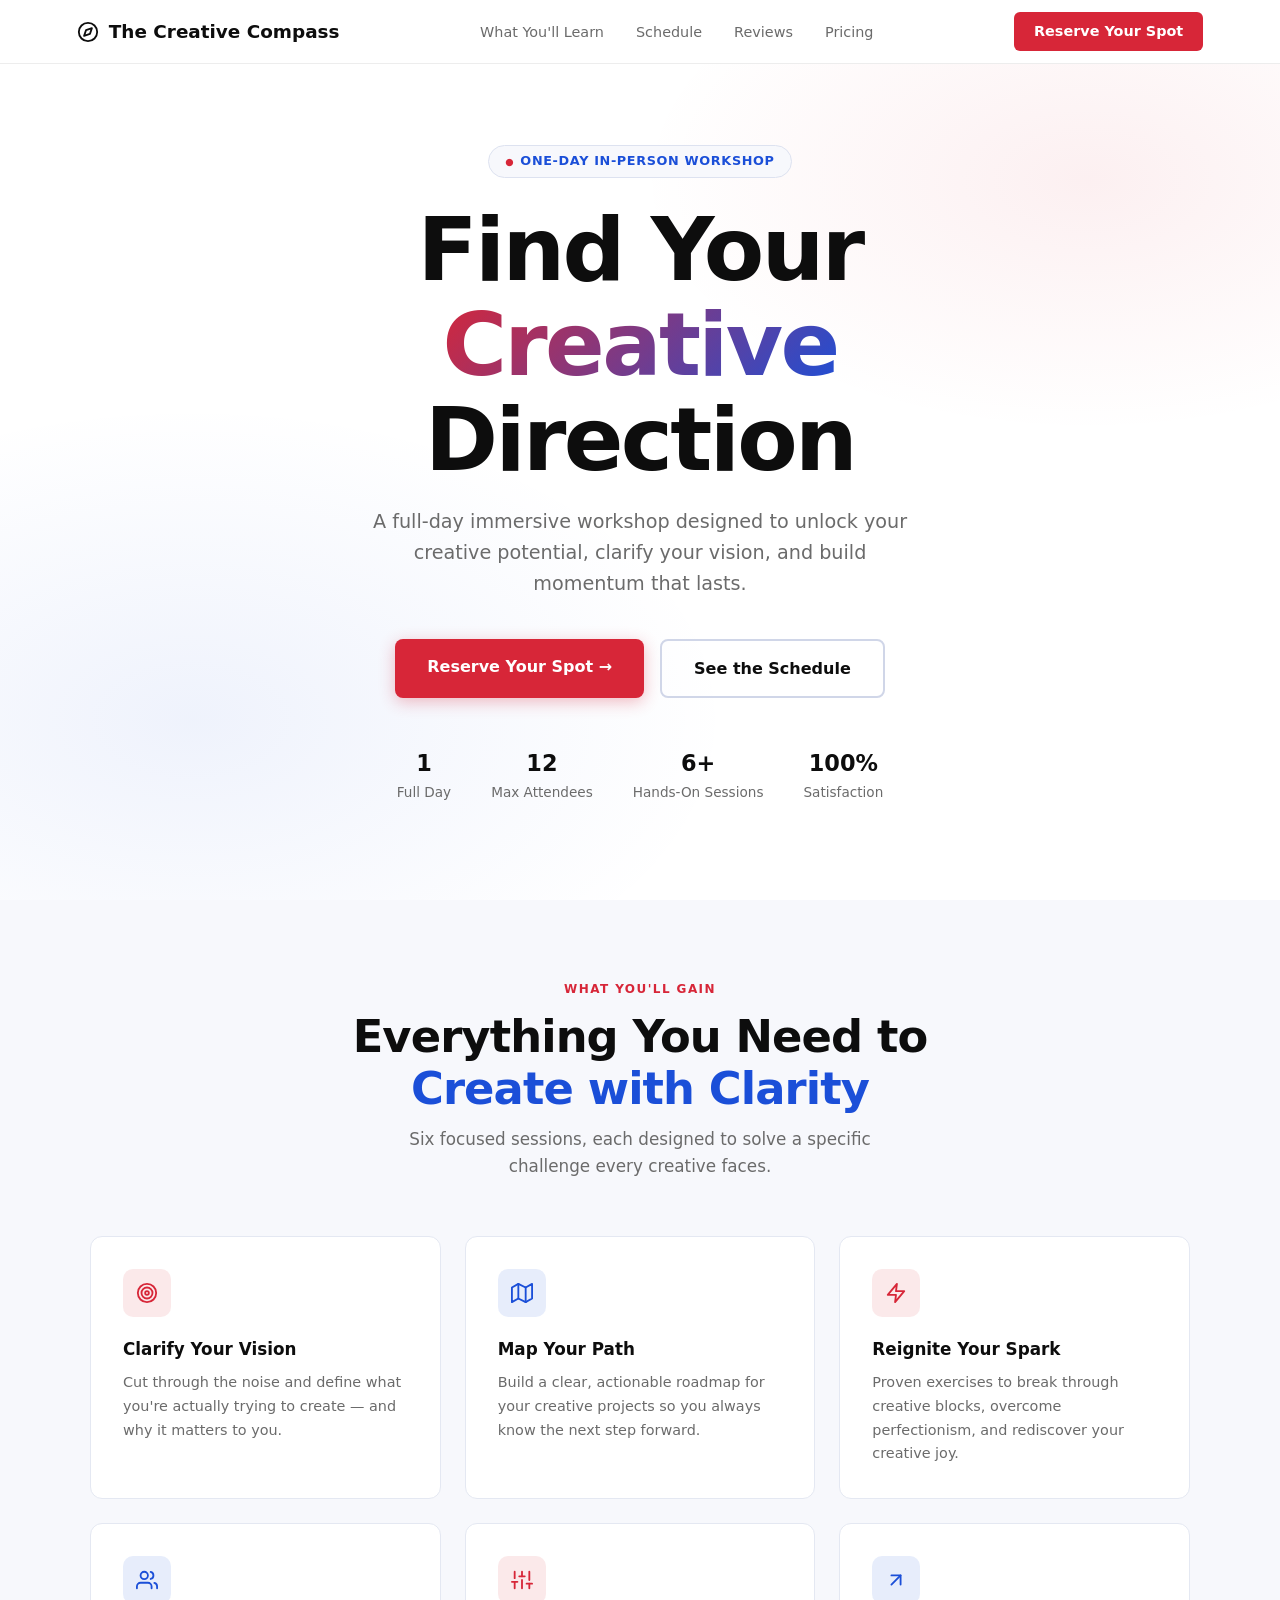
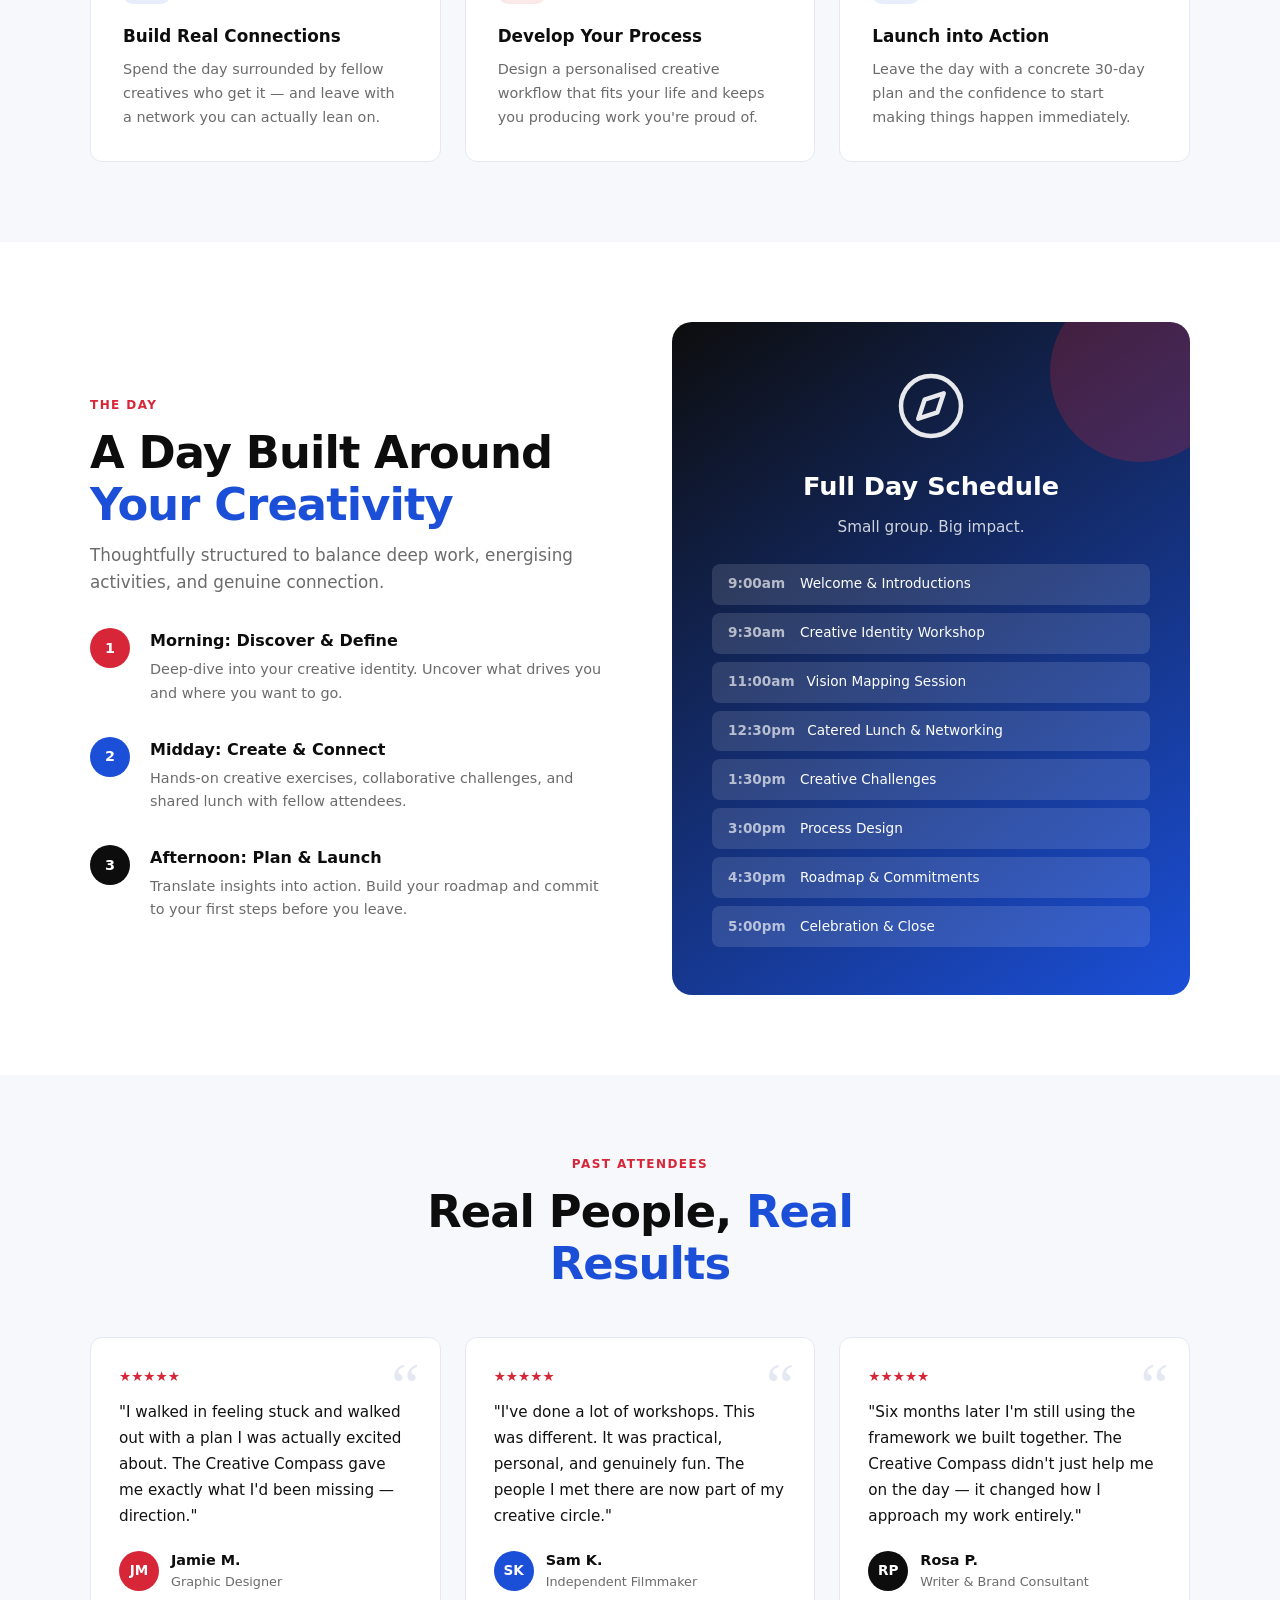
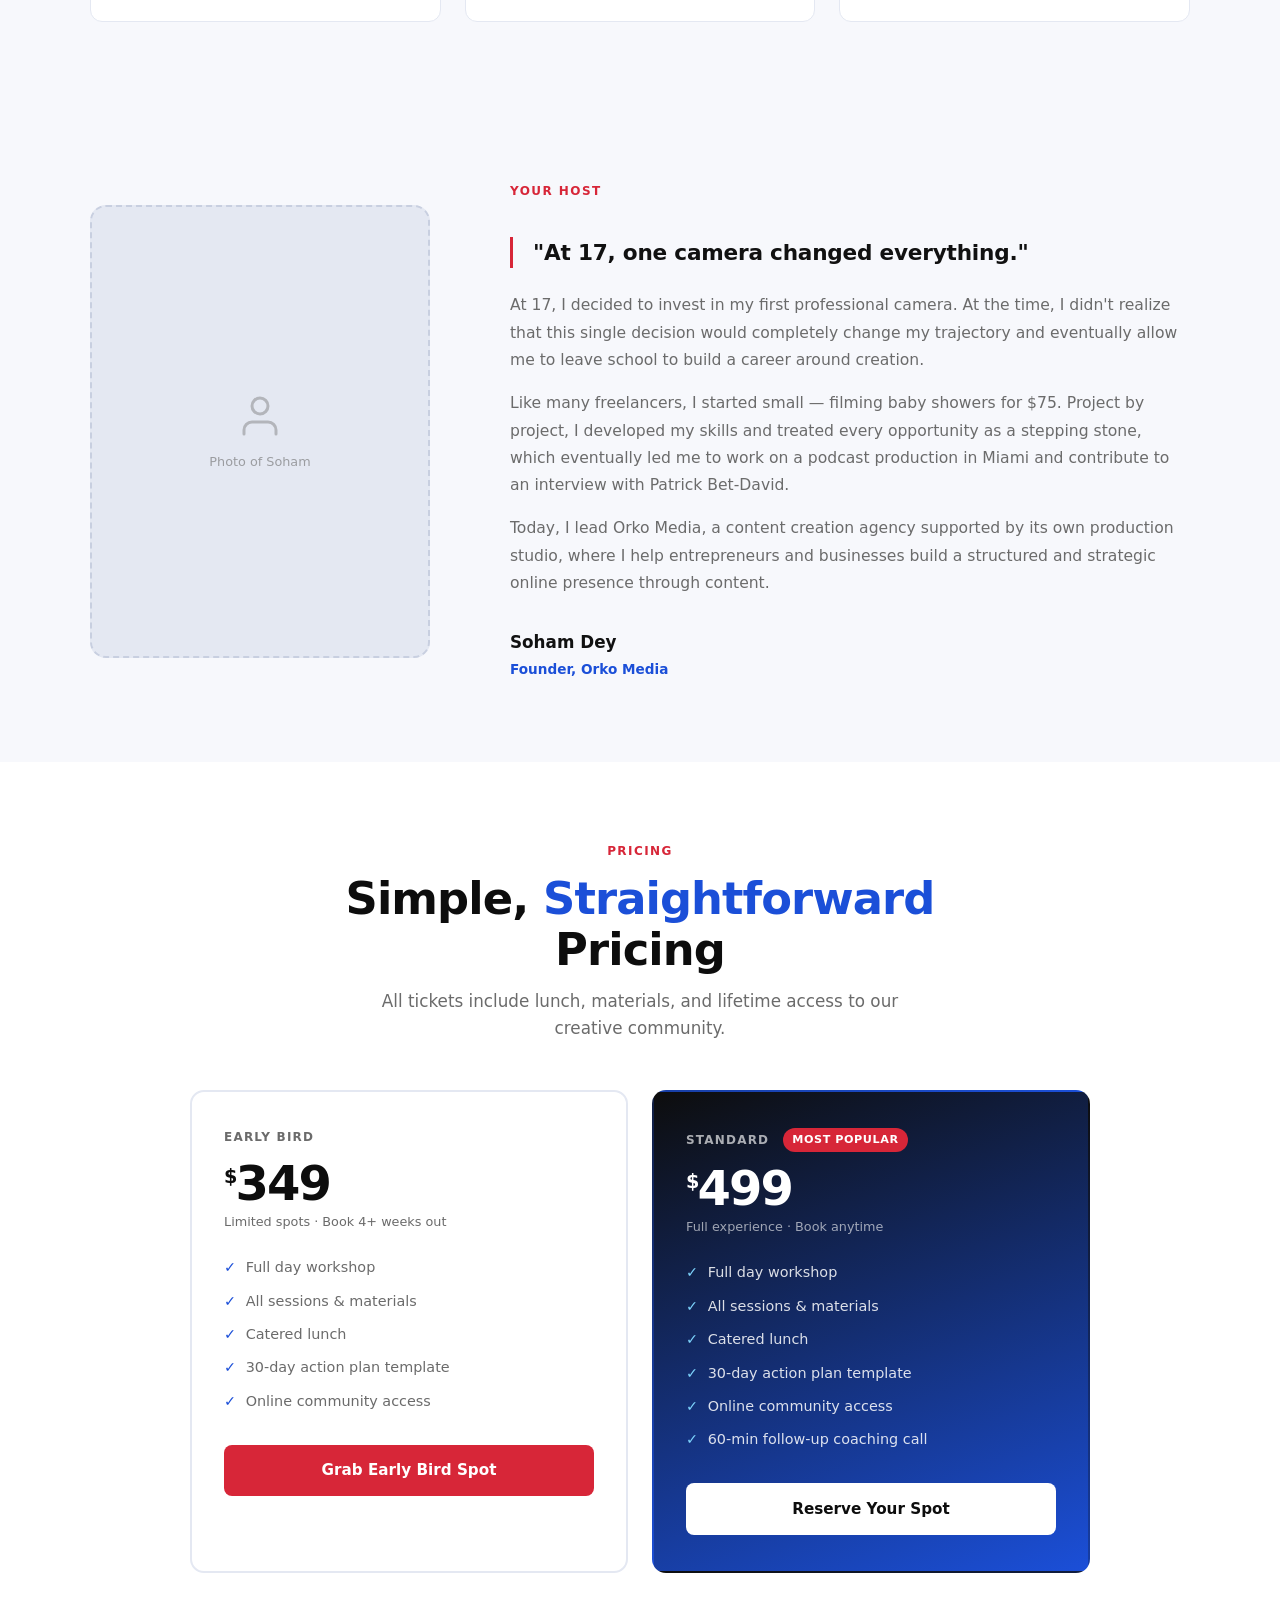
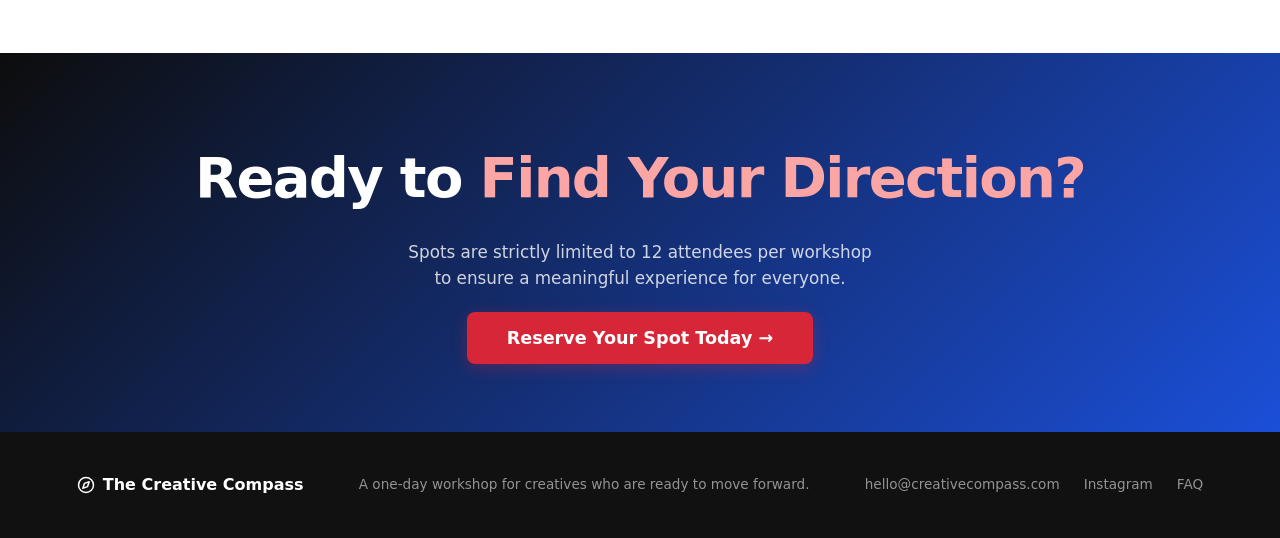
<file: index.html>
<!DOCTYPE html>
<html lang="en">
<head>
  <meta charset="UTF-8" />
  <meta name="viewport" content="width=device-width, initial-scale=1.0" />
  <title>The Creative Compass — One-Day Workshop</title>
  <style>
    *, *::before, *::after { box-sizing: border-box; margin: 0; padding: 0; }

    :root {
      --red:   #D72638;
      --blue:  #1B4FD8;
      --navy:  #0D0D0D;
      --white: #FFFFFF;
      --off:   #F7F8FC;
      --text:  #111111;
      --muted: #6B6B6B;
    }

    html { scroll-behavior: smooth; }

    body {
      font-family: 'Segoe UI', system-ui, sans-serif;
      color: var(--text);
      background: var(--white);
      line-height: 1.6;
    }

    /* ── NAV ─────────────────────────────────────── */
    nav {
      position: fixed; top: 0; left: 0; right: 0;
      z-index: 100;
      background: rgba(255,255,255,0.95);
      backdrop-filter: blur(8px);
      border-bottom: 1px solid rgba(0,0,0,0.07);
      display: flex; align-items: center; justify-content: space-between;
      padding: 0 6vw;
      height: 64px;
    }
    .nav-logo {
      display: flex; align-items: center; gap: 10px;
      font-weight: 800; font-size: 1.15rem; color: var(--navy);
      text-decoration: none;
    }
    .nav-logo svg { flex-shrink: 0; }
    .nav-links { display: flex; gap: 2rem; list-style: none; }
    .nav-links a {
      text-decoration: none; color: var(--muted);
      font-size: 0.9rem; font-weight: 500;
      transition: color .2s;
    }
    .nav-links a:hover { color: var(--blue); }
    .nav-cta {
      background: var(--red); color: var(--white);
      padding: 0.5rem 1.25rem; border-radius: 6px;
      font-weight: 600; font-size: 0.9rem;
      text-decoration: none; transition: opacity .2s;
    }
    .nav-cta:hover { opacity: 0.88; }
    .cta-short { display: none; }

    /* ── HERO ─────────────────────────────────────── */
    .hero {
      min-height: 100vh;
      display: flex; align-items: center; justify-content: center;
      text-align: center;
      padding: 7rem 6vw 4rem;
      background:
        radial-gradient(ellipse 60% 50% at 15% 80%, rgba(27,79,216,.07) 0%, transparent 70%),
        radial-gradient(ellipse 50% 40% at 85% 20%, rgba(215,38,56,.07) 0%, transparent 70%),
        var(--white);
      position: relative; overflow: hidden;
    }
    .hero-badge {
      display: inline-flex; align-items: center; gap: 6px;
      background: var(--off); border: 1px solid #dde2f0;
      border-radius: 999px;
      padding: 0.35rem 1rem; font-size: 0.8rem;
      font-weight: 600; color: var(--blue);
      margin-bottom: 1.5rem;
      letter-spacing: 0.05em; text-transform: uppercase;
    }
    .hero-badge::before { content: '●'; color: var(--red); font-size: 0.6rem; }
    .hero h1 {
      font-size: clamp(2.8rem, 7vw, 5.5rem);
      font-weight: 900; line-height: 1.08;
      color: var(--navy);
      letter-spacing: -0.03em;
      max-width: 800px; margin: 0 auto 1.25rem;
    }
    .hero h1 em {
      font-style: normal;
      background: linear-gradient(135deg, var(--red), var(--blue));
      -webkit-background-clip: text; -webkit-text-fill-color: transparent;
      background-clip: text;
    }
    .hero-sub {
      font-size: clamp(1rem, 2vw, 1.2rem);
      color: var(--muted); max-width: 540px; margin: 0 auto 2.5rem;
    }
    .hero-actions { display: flex; gap: 1rem; justify-content: center; flex-wrap: wrap; }
    .btn-primary {
      background: var(--red); color: var(--white);
      padding: 0.9rem 2rem; border-radius: 8px;
      font-weight: 700; font-size: 1rem;
      text-decoration: none; transition: transform .15s, box-shadow .15s;
      box-shadow: 0 4px 16px rgba(215,38,56,.3);
    }
    .btn-primary:hover { transform: translateY(-2px); box-shadow: 0 8px 24px rgba(215,38,56,.35); }
    .btn-secondary {
      background: transparent; color: var(--navy);
      padding: 0.9rem 2rem; border-radius: 8px;
      font-weight: 600; font-size: 1rem;
      text-decoration: none; border: 2px solid #d0d6e8;
      transition: border-color .2s;
    }
    .btn-secondary:hover { border-color: var(--blue); color: var(--blue); }
    .hero-meta {
      margin-top: 3rem;
      display: flex; gap: 2.5rem; justify-content: center; flex-wrap: wrap;
    }
    .hero-meta-item {
      display: flex; flex-direction: column; align-items: center;
      font-size: 0.85rem; color: var(--muted);
    }
    .hero-meta-item strong { font-size: 1.4rem; font-weight: 800; color: var(--navy); }

    /* ── SECTION SHARED ──────────────────────────── */
    section { padding: 5rem 6vw; }
    .section-label {
      font-size: 0.75rem; font-weight: 700;
      letter-spacing: 0.12em; text-transform: uppercase;
      color: var(--red); margin-bottom: 0.75rem;
    }
    .section-title {
      font-size: clamp(1.8rem, 4vw, 2.8rem);
      font-weight: 800; color: var(--navy);
      letter-spacing: -0.02em; line-height: 1.15;
      max-width: 600px;
    }
    .section-title span { color: var(--blue); }
    .section-sub {
      color: var(--muted); font-size: 1.05rem;
      max-width: 520px; margin-top: 0.75rem;
    }

    /* ── FEATURES ────────────────────────────────── */
    .features { background: var(--off); }
    .features-header { text-align: center; margin-bottom: 3.5rem; }
    .features-header .section-title,
    .features-header .section-sub { margin-left: auto; margin-right: auto; text-align: center; }
    .features-grid {
      display: grid;
      grid-template-columns: repeat(auto-fit, minmax(260px, 1fr));
      gap: 1.5rem; max-width: 1100px; margin: 0 auto;
    }
    .feature-card {
      background: var(--white);
      border-radius: 12px; padding: 2rem;
      border: 1px solid #e4e8f2;
      transition: box-shadow .2s, transform .2s;
    }
    .feature-card:hover { transform: translateY(-4px); box-shadow: 0 12px 30px rgba(15,43,107,.08); }
    .feature-icon {
      width: 48px; height: 48px; border-radius: 10px;
      display: flex; align-items: center; justify-content: center;
      margin-bottom: 1.2rem;
    }
    .icon-red  { background: rgba(215,38,56,.1); color: var(--red); }
    .icon-blue { background: rgba(27,79,216,.1); color: var(--blue); }
    .feature-card h3 { font-size: 1.05rem; font-weight: 700; color: var(--navy); margin-bottom: 0.5rem; }
    .feature-card p  { font-size: 0.9rem; color: var(--muted); line-height: 1.65; }

    /* ── HOW IT WORKS ────────────────────────────── */
    .how {
      max-width: 1100px; margin: 0 auto;
      display: grid; grid-template-columns: 1fr 1fr; gap: 4rem; align-items: center;
    }
    .how-steps { display: flex; flex-direction: column; gap: 2rem; }
    .step { display: flex; gap: 1.25rem; align-items: flex-start; }
    .step-num {
      flex-shrink: 0;
      width: 40px; height: 40px; border-radius: 50%;
      display: flex; align-items: center; justify-content: center;
      font-weight: 800; font-size: 0.9rem; color: var(--white);
    }
    .step-num.r { background: var(--red); }
    .step-num.b { background: var(--blue); }
    .step-num.n { background: var(--navy); }
    .step-body h4 { font-weight: 700; color: var(--navy); margin-bottom: 0.3rem; }
    .step-body p  { font-size: 0.9rem; color: var(--muted); }
    .how-visual {
      background: linear-gradient(145deg, var(--navy), var(--blue));
      border-radius: 20px; padding: 3rem 2.5rem; color: white; text-align: center;
      position: relative; overflow: hidden;
    }
    .how-visual::before {
      content: '';
      position: absolute; top: -40px; right: -40px;
      width: 180px; height: 180px; border-radius: 50%;
      background: rgba(215,38,56,.25);
    }
    .compass-big { display: flex; justify-content: center; margin-bottom: 1.5rem; }
    .how-visual h3 { font-size: 1.6rem; font-weight: 800; margin-bottom: 0.5rem; }
    .how-visual p  { font-size: 0.95rem; opacity: 0.8; }
    .schedule-pills {
      display: flex; flex-direction: column; gap: 0.5rem;
      margin-top: 1.5rem; text-align: left;
    }
    .pill {
      background: rgba(255,255,255,.12);
      border-radius: 8px; padding: 0.6rem 1rem;
      display: flex; align-items: center; gap: 0.75rem;
      font-size: 0.85rem;
    }
    .pill-time { font-weight: 700; opacity: 0.65; min-width: 60px; }

    /* ── TESTIMONIALS ────────────────────────────── */
    .testimonials { background: var(--off); }
    .testimonials-header { text-align: center; margin-bottom: 3rem; }
    .testimonials-header .section-title { margin: 0 auto; }
    .testimonials-grid {
      display: grid; grid-template-columns: repeat(auto-fit, minmax(280px, 1fr));
      gap: 1.5rem; max-width: 1100px; margin: 0 auto;
    }
    .testimonial-card {
      background: var(--white); border-radius: 12px; padding: 1.75rem;
      border: 1px solid #e4e8f2; position: relative;
    }
    .testimonial-card::before {
      content: '\201C'; position: absolute; top: 1rem; right: 1.25rem;
      font-size: 4rem; line-height: 1; color: #e4e8f2; font-family: Georgia, serif;
    }
    .stars { color: var(--red); font-size: 0.85rem; margin-bottom: 0.75rem; }
    .testimonial-card p { font-size: 0.95rem; color: var(--text); line-height: 1.7; margin-bottom: 1.25rem; }
    .testimonial-author { display: flex; align-items: center; gap: 0.75rem; }
    .avatar {
      width: 40px; height: 40px; border-radius: 50%;
      display: flex; align-items: center; justify-content: center;
      font-weight: 700; font-size: 0.85rem; color: white;
    }
    .av-r { background: var(--red); }
    .av-b { background: var(--blue); }
    .av-n { background: var(--navy); }
    .author-name { font-weight: 700; font-size: 0.9rem; color: var(--navy); }
    .author-role { font-size: 0.8rem; color: var(--muted); }

    /* ── PRICING ─────────────────────────────────── */
    .pricing-header { text-align: center; margin-bottom: 3rem; }
    .pricing-header .section-title { margin: 0 auto; }
    .pricing-grid {
      display: grid; grid-template-columns: repeat(auto-fit, minmax(280px, 1fr));
      gap: 1.5rem; max-width: 900px; margin: 0 auto;
    }
    .price-card {
      border-radius: 14px; padding: 2.25rem 2rem;
      border: 2px solid #e4e8f2;
      transition: transform .2s;
    }
    .price-card:hover { transform: translateY(-4px); }
    .price-card.featured {
      background: linear-gradient(160deg, var(--navy), var(--blue));
      border-color: transparent; color: white;
    }
    .price-tier { font-size: 0.75rem; font-weight: 700; letter-spacing: 0.1em; text-transform: uppercase; color: var(--muted); margin-bottom: 0.75rem; }
    .price-card.featured .price-tier { color: rgba(255,255,255,.65); }
    .price-amount {
      font-size: 3rem; font-weight: 900; color: var(--navy);
      letter-spacing: -0.04em; line-height: 1;
    }
    .price-card.featured .price-amount { color: white; }
    .price-amount sup { font-size: 1.2rem; vertical-align: super; }
    .price-note { font-size: 0.8rem; color: var(--muted); margin: 0.3rem 0 1.5rem; }
    .price-card.featured .price-note { color: rgba(255,255,255,.6); }
    .price-features { list-style: none; display: flex; flex-direction: column; gap: 0.65rem; margin-bottom: 2rem; }
    .price-features li {
      font-size: 0.9rem; color: var(--muted);
      display: flex; align-items: center; gap: 0.6rem;
    }
    .price-card.featured .price-features li { color: rgba(255,255,255,.85); }
    .price-features li::before { content: '✓'; font-weight: 700; color: var(--blue); }
    .price-card.featured .price-features li::before { color: #7dd3fc; }
    .btn-plan {
      display: block; text-align: center; text-decoration: none;
      padding: 0.85rem; border-radius: 8px;
      font-weight: 700; font-size: 0.95rem;
      background: var(--red); color: white;
      transition: opacity .2s;
    }
    .btn-plan:hover { opacity: 0.88; }
    .price-card.featured .btn-plan { background: white; color: var(--navy); }
    .featured-badge {
      display: inline-block;
      background: var(--red); color: white;
      font-size: 0.7rem; font-weight: 700; padding: 0.2rem 0.6rem;
      border-radius: 999px; margin-left: 0.5rem;
      letter-spacing: 0.05em; text-transform: uppercase; vertical-align: middle;
    }

    /* ── FOUNDER ─────────────────────────────────── */
    .founder { background: var(--off); }
    .founder-inner {
      max-width: 1100px; margin: 0 auto;
      display: grid; grid-template-columns: 340px 1fr; gap: 5rem; align-items: center;
    }
    .founder-photo {
      aspect-ratio: 3/4; border-radius: 16px;
      background: #e4e8f2;
      display: flex; flex-direction: column; align-items: center; justify-content: center;
      gap: 0.75rem; color: var(--muted);
      border: 2px dashed #c8cfe0;
      position: relative; overflow: hidden;
    }
    .founder-photo svg { opacity: 0.4; }
    .founder-photo span { font-size: 0.8rem; font-weight: 500; opacity: 0.6; }
    .founder-content { display: flex; flex-direction: column; gap: 1.5rem; }
    .founder-content blockquote {
      font-size: clamp(1.1rem, 2vw, 1.35rem);
      font-weight: 700; color: var(--text);
      line-height: 1.45; letter-spacing: -0.01em;
      border-left: 3px solid var(--red);
      padding-left: 1.25rem;
    }
    .founder-bio { display: flex; flex-direction: column; gap: 1rem; }
    .founder-bio p { font-size: 0.975rem; color: var(--muted); line-height: 1.75; }
    .founder-name { margin-top: 0.5rem; }
    .founder-name strong { display: block; font-size: 1.05rem; font-weight: 800; color: var(--text); }
    .founder-name span { font-size: 0.85rem; color: var(--blue); font-weight: 600; }
    @media (max-width: 768px) {
      .founder-inner { grid-template-columns: 1fr; gap: 2.5rem; }
      .founder-photo { aspect-ratio: 4/3; max-width: 320px; margin: 0 auto; width: 100%; }
    }

    /* ── FINAL CTA ───────────────────────────────── */
    .cta-section {
      background: linear-gradient(135deg, var(--navy) 0%, var(--blue) 100%);
      color: white; text-align: center; padding: 5rem 6vw;
    }
    .cta-section h2 {
      font-size: clamp(2rem, 5vw, 3.5rem);
      font-weight: 900; letter-spacing: -0.03em; margin-bottom: 1rem;
    }
    .cta-section h2 span { color: #fca5a5; }
    .cta-section p { opacity: 0.8; font-size: 1.05rem; max-width: 480px; margin: 0 auto 2rem; }
    .cta-section .btn-primary { background: var(--red); font-size: 1.1rem; padding: 1rem 2.5rem; }

    /* ── FOOTER ──────────────────────────────────── */
    footer {
      background: var(--text);
      color: rgba(255,255,255,.55);
      padding: 2.5rem 6vw;
      display: flex; align-items: center; justify-content: space-between;
      flex-wrap: wrap; gap: 1rem;
      font-size: 0.85rem;
    }
    .footer-logo { color: white; font-weight: 800; font-size: 1rem; }
    footer a { color: rgba(255,255,255,.55); text-decoration: none; transition: color .2s; }
    footer a:hover { color: white; }

    /* ── RESPONSIVE ──────────────────────────────── */
    @media (max-width: 768px) {
      nav { padding: 0 5vw; }
      .nav-links { display: none; }
      .nav-logo { font-size: 0.9rem; }
      .nav-cta { padding: 0.45rem 0.9rem; font-size: 0.78rem; white-space: nowrap; align-self: center; }
      .cta-long { display: none; }
      .cta-short { display: inline; }
      .how { grid-template-columns: 1fr; gap: 2rem; }
      .how-visual { order: -1; }
    }
  </style>
</head>
<body>

  <!-- NAV -->
  <nav>
    <a href="#" class="nav-logo">
      <svg width="22" height="22" viewBox="0 0 24 24" fill="none" stroke="currentColor" stroke-width="2" stroke-linecap="round" stroke-linejoin="round"><circle cx="12" cy="12" r="10"/><polygon points="16.24 7.76 14.12 14.12 7.76 16.24 9.88 9.88 16.24 7.76"/></svg>
      The Creative Compass
    </a>
    <ul class="nav-links">
      <li><a href="#features">What You'll Learn</a></li>
      <li><a href="#schedule">Schedule</a></li>
      <li><a href="#testimonials">Reviews</a></li>
      <li><a href="#pricing">Pricing</a></li>
    </ul>
    <a href="#pricing" class="nav-cta">
      <span class="cta-long">Reserve Your Spot</span>
      <span class="cta-short">Book Now</span>
    </a>
  </nav>

  <!-- HERO -->
  <section class="hero">
    <div>
      <div class="hero-badge">One-Day In-Person Workshop</div>
      <h1>Find Your <em>Creative</em><br/>Direction</h1>
      <p class="hero-sub">
        A full-day immersive workshop designed to unlock your creative potential,
        clarify your vision, and build momentum that lasts.
      </p>
      <div class="hero-actions">
        <a href="#pricing" class="btn-primary">Reserve Your Spot →</a>
        <a href="#schedule" class="btn-secondary">See the Schedule</a>
      </div>
      <div class="hero-meta">
        <div class="hero-meta-item"><strong>1</strong>Full Day</div>
        <div class="hero-meta-item"><strong>12</strong>Max Attendees</div>
        <div class="hero-meta-item"><strong>6+</strong>Hands-On Sessions</div>
        <div class="hero-meta-item"><strong>100%</strong>Satisfaction</div>
      </div>
    </div>
  </section>

  <!-- FEATURES -->
  <section class="features" id="features">
    <div class="features-header">
      <div class="section-label">What You'll Gain</div>
      <h2 class="section-title">Everything You Need to <span>Create with Clarity</span></h2>
      <p class="section-sub">Six focused sessions, each designed to solve a specific challenge every creative faces.</p>
    </div>
    <div class="features-grid">
      <div class="feature-card">
        <div class="feature-icon icon-red"><svg width="22" height="22" viewBox="0 0 24 24" fill="none" stroke="currentColor" stroke-width="2" stroke-linecap="round" stroke-linejoin="round"><circle cx="12" cy="12" r="10"/><circle cx="12" cy="12" r="6"/><circle cx="12" cy="12" r="2"/></svg></div>
        <h3>Clarify Your Vision</h3>
        <p>Cut through the noise and define what you're actually trying to create — and why it matters to you.</p>
      </div>
      <div class="feature-card">
        <div class="feature-icon icon-blue"><svg width="22" height="22" viewBox="0 0 24 24" fill="none" stroke="currentColor" stroke-width="2" stroke-linecap="round" stroke-linejoin="round"><polygon points="1 6 1 22 8 18 16 22 23 18 23 2 16 6 8 2 1 6"/><line x1="8" y1="2" x2="8" y2="18"/><line x1="16" y1="6" x2="16" y2="22"/></svg></div>
        <h3>Map Your Path</h3>
        <p>Build a clear, actionable roadmap for your creative projects so you always know the next step forward.</p>
      </div>
      <div class="feature-card">
        <div class="feature-icon icon-red"><svg width="22" height="22" viewBox="0 0 24 24" fill="none" stroke="currentColor" stroke-width="2" stroke-linecap="round" stroke-linejoin="round"><polygon points="13 2 3 14 12 14 11 22 21 10 12 10 13 2"/></svg></div>
        <h3>Reignite Your Spark</h3>
        <p>Proven exercises to break through creative blocks, overcome perfectionism, and rediscover your creative joy.</p>
      </div>
      <div class="feature-card">
        <div class="feature-icon icon-blue"><svg width="22" height="22" viewBox="0 0 24 24" fill="none" stroke="currentColor" stroke-width="2" stroke-linecap="round" stroke-linejoin="round"><path d="M17 21v-2a4 4 0 0 0-4-4H5a4 4 0 0 0-4 4v2"/><circle cx="9" cy="7" r="4"/><path d="M23 21v-2a4 4 0 0 0-3-3.87"/><path d="M16 3.13a4 4 0 0 1 0 7.75"/></svg></div>
        <h3>Build Real Connections</h3>
        <p>Spend the day surrounded by fellow creatives who get it — and leave with a network you can actually lean on.</p>
      </div>
      <div class="feature-card">
        <div class="feature-icon icon-red"><svg width="22" height="22" viewBox="0 0 24 24" fill="none" stroke="currentColor" stroke-width="2" stroke-linecap="round" stroke-linejoin="round"><line x1="4" y1="21" x2="4" y2="14"/><line x1="4" y1="10" x2="4" y2="3"/><line x1="12" y1="21" x2="12" y2="12"/><line x1="12" y1="8" x2="12" y2="3"/><line x1="20" y1="21" x2="20" y2="16"/><line x1="20" y1="12" x2="20" y2="3"/><line x1="1" y1="14" x2="7" y2="14"/><line x1="9" y1="8" x2="15" y2="8"/><line x1="17" y1="16" x2="23" y2="16"/></svg></div>
        <h3>Develop Your Process</h3>
        <p>Design a personalised creative workflow that fits your life and keeps you producing work you're proud of.</p>
      </div>
      <div class="feature-card">
        <div class="feature-icon icon-blue"><svg width="22" height="22" viewBox="0 0 24 24" fill="none" stroke="currentColor" stroke-width="2" stroke-linecap="round" stroke-linejoin="round"><line x1="7" y1="17" x2="17" y2="7"/><polyline points="7 7 17 7 17 17"/></svg></div>
        <h3>Launch into Action</h3>
        <p>Leave the day with a concrete 30-day plan and the confidence to start making things happen immediately.</p>
      </div>
    </div>
  </section>

  <!-- HOW IT WORKS -->
  <section id="schedule">
    <div class="how">
      <div>
        <div class="section-label">The Day</div>
        <h2 class="section-title">A Day Built Around <span>Your Creativity</span></h2>
        <p class="section-sub">Thoughtfully structured to balance deep work, energising activities, and genuine connection.</p>
        <div class="how-steps" style="margin-top:2rem;">
          <div class="step">
            <div class="step-num r">1</div>
            <div class="step-body">
              <h4>Morning: Discover &amp; Define</h4>
              <p>Deep-dive into your creative identity. Uncover what drives you and where you want to go.</p>
            </div>
          </div>
          <div class="step">
            <div class="step-num b">2</div>
            <div class="step-body">
              <h4>Midday: Create &amp; Connect</h4>
              <p>Hands-on creative exercises, collaborative challenges, and shared lunch with fellow attendees.</p>
            </div>
          </div>
          <div class="step">
            <div class="step-num n">3</div>
            <div class="step-body">
              <h4>Afternoon: Plan &amp; Launch</h4>
              <p>Translate insights into action. Build your roadmap and commit to your first steps before you leave.</p>
            </div>
          </div>
        </div>
      </div>
      <div class="how-visual">
        <div class="compass-big"><svg width="72" height="72" viewBox="0 0 24 24" fill="none" stroke="rgba(255,255,255,0.9)" stroke-width="1.5" stroke-linecap="round" stroke-linejoin="round"><circle cx="12" cy="12" r="10"/><polygon points="16.24 7.76 14.12 14.12 7.76 16.24 9.88 9.88 16.24 7.76"/></svg></div>
        <h3>Full Day Schedule</h3>
        <p>Small group. Big impact.</p>
        <div class="schedule-pills">
          <div class="pill"><span class="pill-time">9:00am</span> Welcome &amp; Introductions</div>
          <div class="pill"><span class="pill-time">9:30am</span> Creative Identity Workshop</div>
          <div class="pill"><span class="pill-time">11:00am</span> Vision Mapping Session</div>
          <div class="pill"><span class="pill-time">12:30pm</span> Catered Lunch &amp; Networking</div>
          <div class="pill"><span class="pill-time">1:30pm</span> Creative Challenges</div>
          <div class="pill"><span class="pill-time">3:00pm</span> Process Design</div>
          <div class="pill"><span class="pill-time">4:30pm</span> Roadmap &amp; Commitments</div>
          <div class="pill"><span class="pill-time">5:00pm</span> Celebration &amp; Close</div>
        </div>
      </div>
    </div>
  </section>

  <!-- TESTIMONIALS -->
  <section class="testimonials" id="testimonials">
    <div class="testimonials-header">
      <div class="section-label">Past Attendees</div>
      <h2 class="section-title">Real People, <span>Real Results</span></h2>
    </div>
    <div class="testimonials-grid">
      <div class="testimonial-card">
        <div class="stars">★★★★★</div>
        <p>"I walked in feeling stuck and walked out with a plan I was actually excited about. The Creative Compass gave me exactly what I'd been missing — direction."</p>
        <div class="testimonial-author">
          <div class="avatar av-r">JM</div>
          <div>
            <div class="author-name">Jamie M.</div>
            <div class="author-role">Graphic Designer</div>
          </div>
        </div>
      </div>
      <div class="testimonial-card">
        <div class="stars">★★★★★</div>
        <p>"I've done a lot of workshops. This was different. It was practical, personal, and genuinely fun. The people I met there are now part of my creative circle."</p>
        <div class="testimonial-author">
          <div class="avatar av-b">SK</div>
          <div>
            <div class="author-name">Sam K.</div>
            <div class="author-role">Independent Filmmaker</div>
          </div>
        </div>
      </div>
      <div class="testimonial-card">
        <div class="stars">★★★★★</div>
        <p>"Six months later I'm still using the framework we built together. The Creative Compass didn't just help me on the day — it changed how I approach my work entirely."</p>
        <div class="testimonial-author">
          <div class="avatar av-n">RP</div>
          <div>
            <div class="author-name">Rosa P.</div>
            <div class="author-role">Writer &amp; Brand Consultant</div>
          </div>
        </div>
      </div>
    </div>
  </section>

  <!-- FOUNDER -->
  <section class="founder" id="founder">
    <div class="founder-inner">
      <div class="founder-photo">
        <svg width="48" height="48" viewBox="0 0 24 24" fill="none" stroke="currentColor" stroke-width="1.5" stroke-linecap="round" stroke-linejoin="round"><path d="M20 21v-2a4 4 0 0 0-4-4H8a4 4 0 0 0-4 4v2"/><circle cx="12" cy="7" r="4"/></svg>
        <span>Photo of Soham</span>
      </div>
      <div class="founder-content">
        <div class="section-label">Your Host</div>
        <blockquote>"At 17, one camera changed everything."</blockquote>
        <div class="founder-bio">
          <p>At 17, I decided to invest in my first professional camera. At the time, I didn't realize that this single decision would completely change my trajectory and eventually allow me to leave school to build a career around creation.</p>
          <p>Like many freelancers, I started small — filming baby showers for $75. Project by project, I developed my skills and treated every opportunity as a stepping stone, which eventually led me to work on a podcast production in Miami and contribute to an interview with Patrick Bet-David.</p>
          <p>Today, I lead Orko Media, a content creation agency supported by its own production studio, where I help entrepreneurs and businesses build a structured and strategic online presence through content.</p>
        </div>
        <div class="founder-name">
          <strong>Soham Dey</strong>
          <span>Founder, Orko Media</span>
        </div>
      </div>
    </div>
  </section>

  <!-- PRICING -->
  <section id="pricing">
    <div class="pricing-header">
      <div class="section-label">Pricing</div>
      <h2 class="section-title">Simple, <span>Straightforward</span> Pricing</h2>
      <p class="section-sub" style="margin:0.75rem auto 0; text-align:center;">All tickets include lunch, materials, and lifetime access to our creative community.</p>
    </div>
    <div class="pricing-grid">
      <div class="price-card">
        <div class="price-tier">Early Bird</div>
        <div class="price-amount"><sup>$</sup>349</div>
        <div class="price-note">Limited spots · Book 4+ weeks out</div>
        <ul class="price-features">
          <li>Full day workshop</li>
          <li>All sessions &amp; materials</li>
          <li>Catered lunch</li>
          <li>30-day action plan template</li>
          <li>Online community access</li>
        </ul>
        <a href="#" class="btn-plan">Grab Early Bird Spot</a>
      </div>
      <div class="price-card featured">
        <div class="price-tier">Standard <span class="featured-badge">Most Popular</span></div>
        <div class="price-amount"><sup>$</sup>499</div>
        <div class="price-note">Full experience · Book anytime</div>
        <ul class="price-features">
          <li>Full day workshop</li>
          <li>All sessions &amp; materials</li>
          <li>Catered lunch</li>
          <li>30-day action plan template</li>
          <li>Online community access</li>
          <li>60-min follow-up coaching call</li>
        </ul>
        <a href="#" class="btn-plan">Reserve Your Spot</a>
      </div>
    </div>
  </section>

  <!-- FINAL CTA -->
  <section class="cta-section">
    <h2>Ready to <span>Find Your Direction?</span></h2>
    <p>Spots are strictly limited to 12 attendees per workshop to ensure a meaningful experience for everyone.</p>
    <a href="#pricing" class="btn-primary">Reserve Your Spot Today →</a>
  </section>

  <!-- FOOTER -->
  <footer>
    <div class="footer-logo" style="display:flex;align-items:center;gap:8px;"><svg width="18" height="18" viewBox="0 0 24 24" fill="none" stroke="currentColor" stroke-width="2" stroke-linecap="round" stroke-linejoin="round"><circle cx="12" cy="12" r="10"/><polygon points="16.24 7.76 14.12 14.12 7.76 16.24 9.88 9.88 16.24 7.76"/></svg> The Creative Compass</div>
    <div>A one-day workshop for creatives who are ready to move forward.</div>
    <div style="display:flex;gap:1.5rem;">
      <a href="mailto:hello@creativecompass.com">hello@creativecompass.com</a>
      <a href="#">Instagram</a>
      <a href="#">FAQ</a>
    </div>
  </footer>

</body>
</html>
</file>
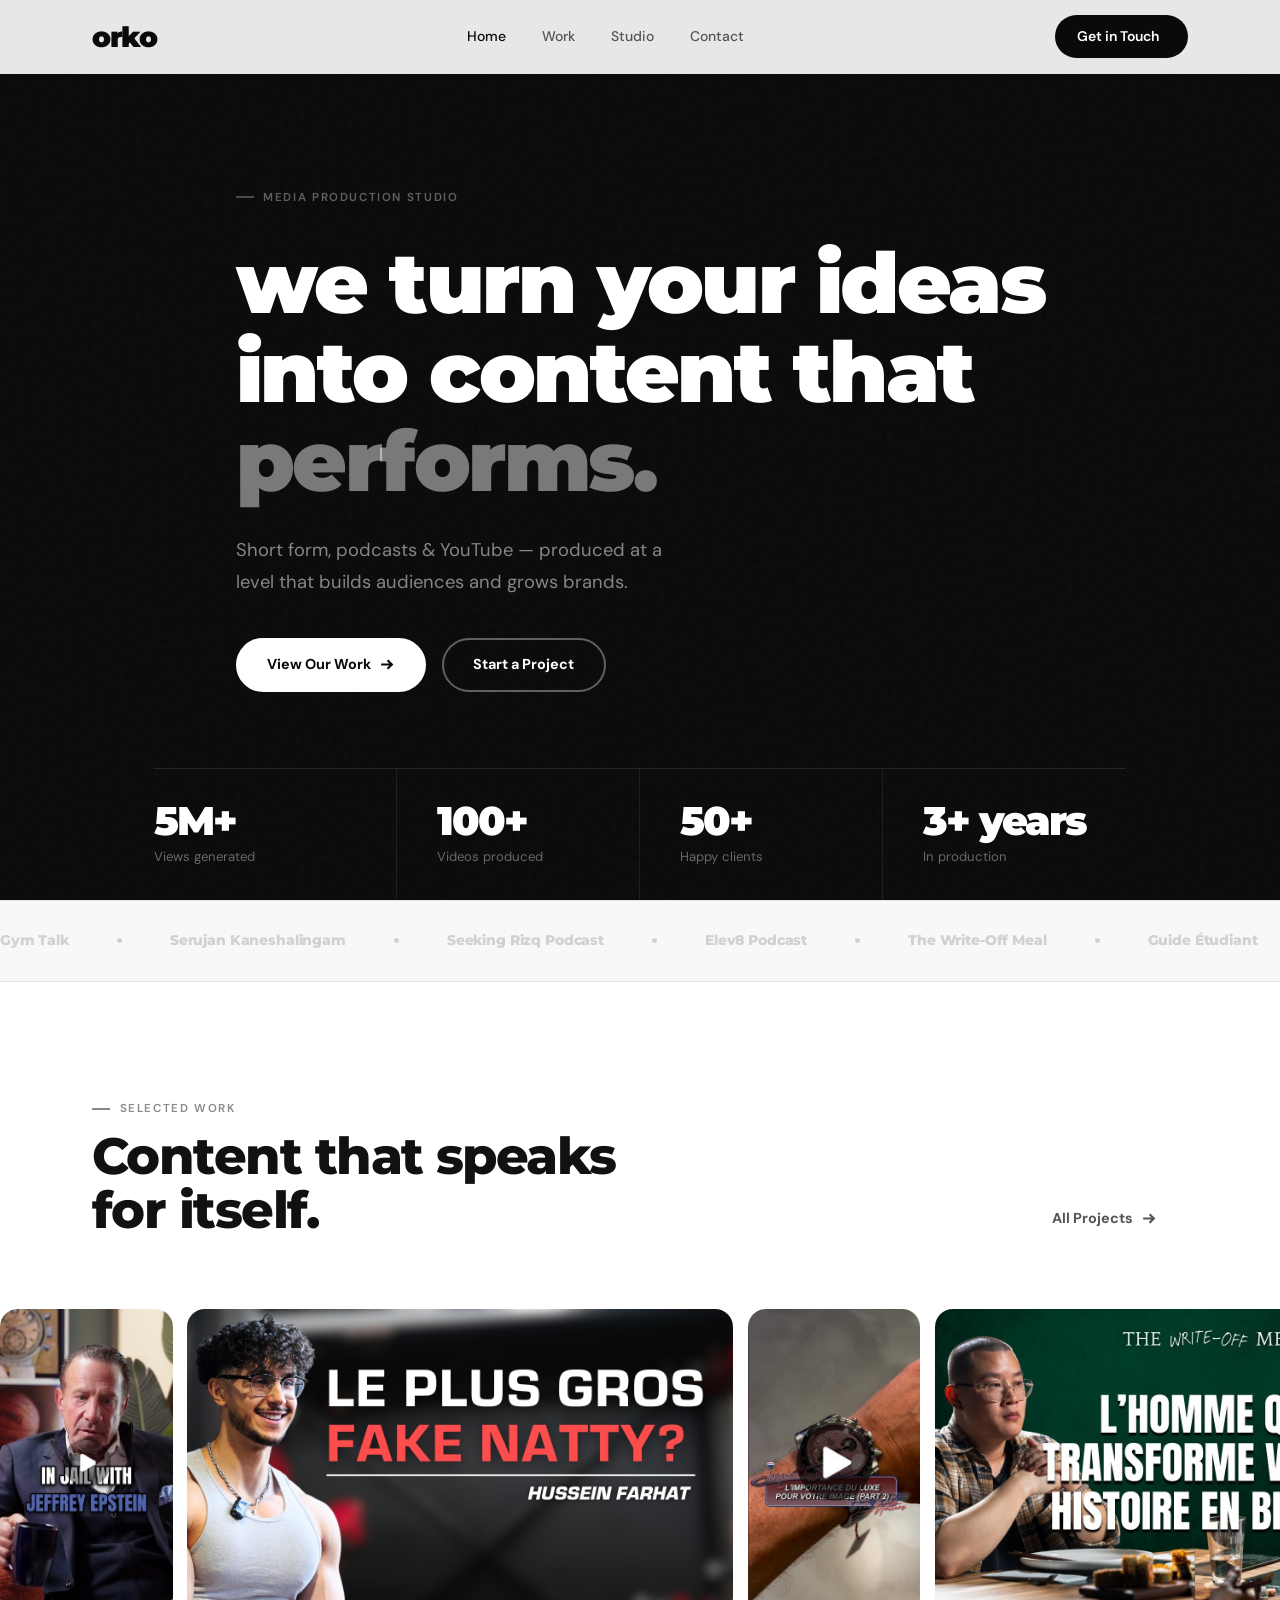
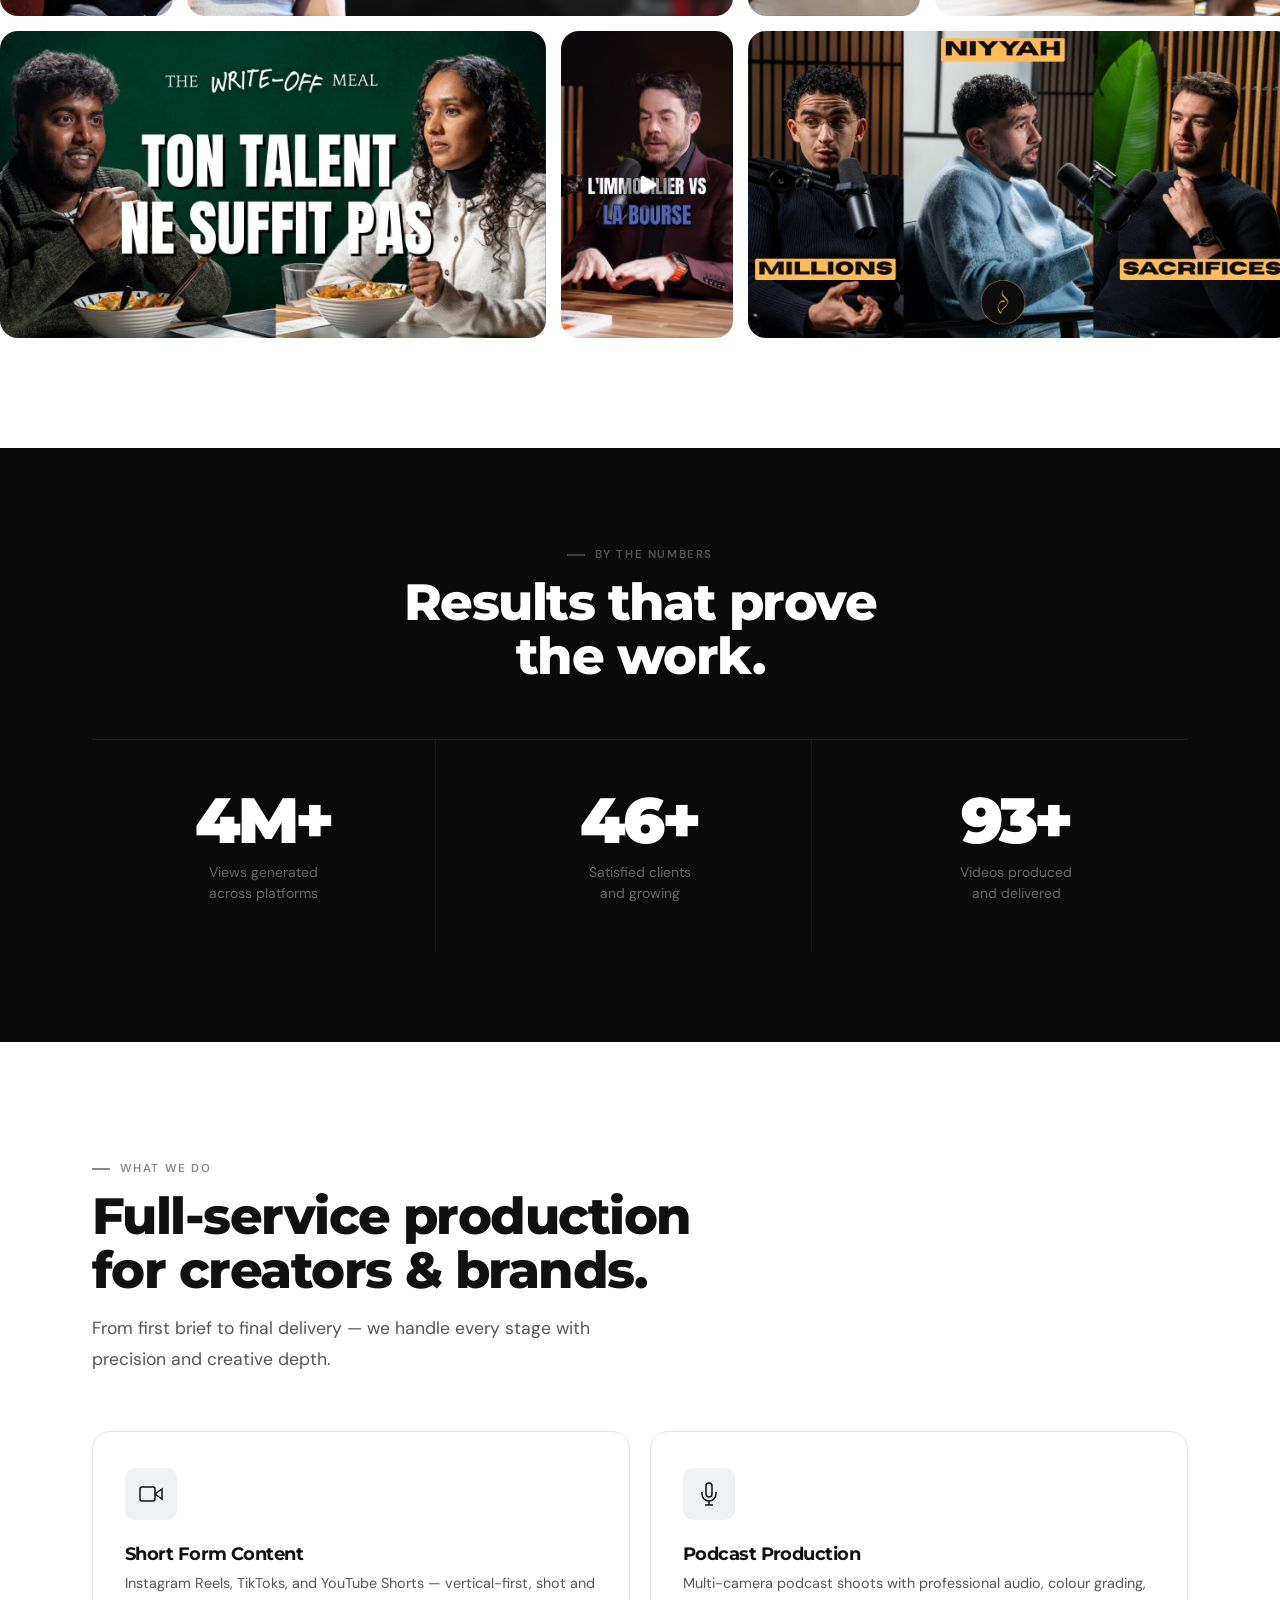
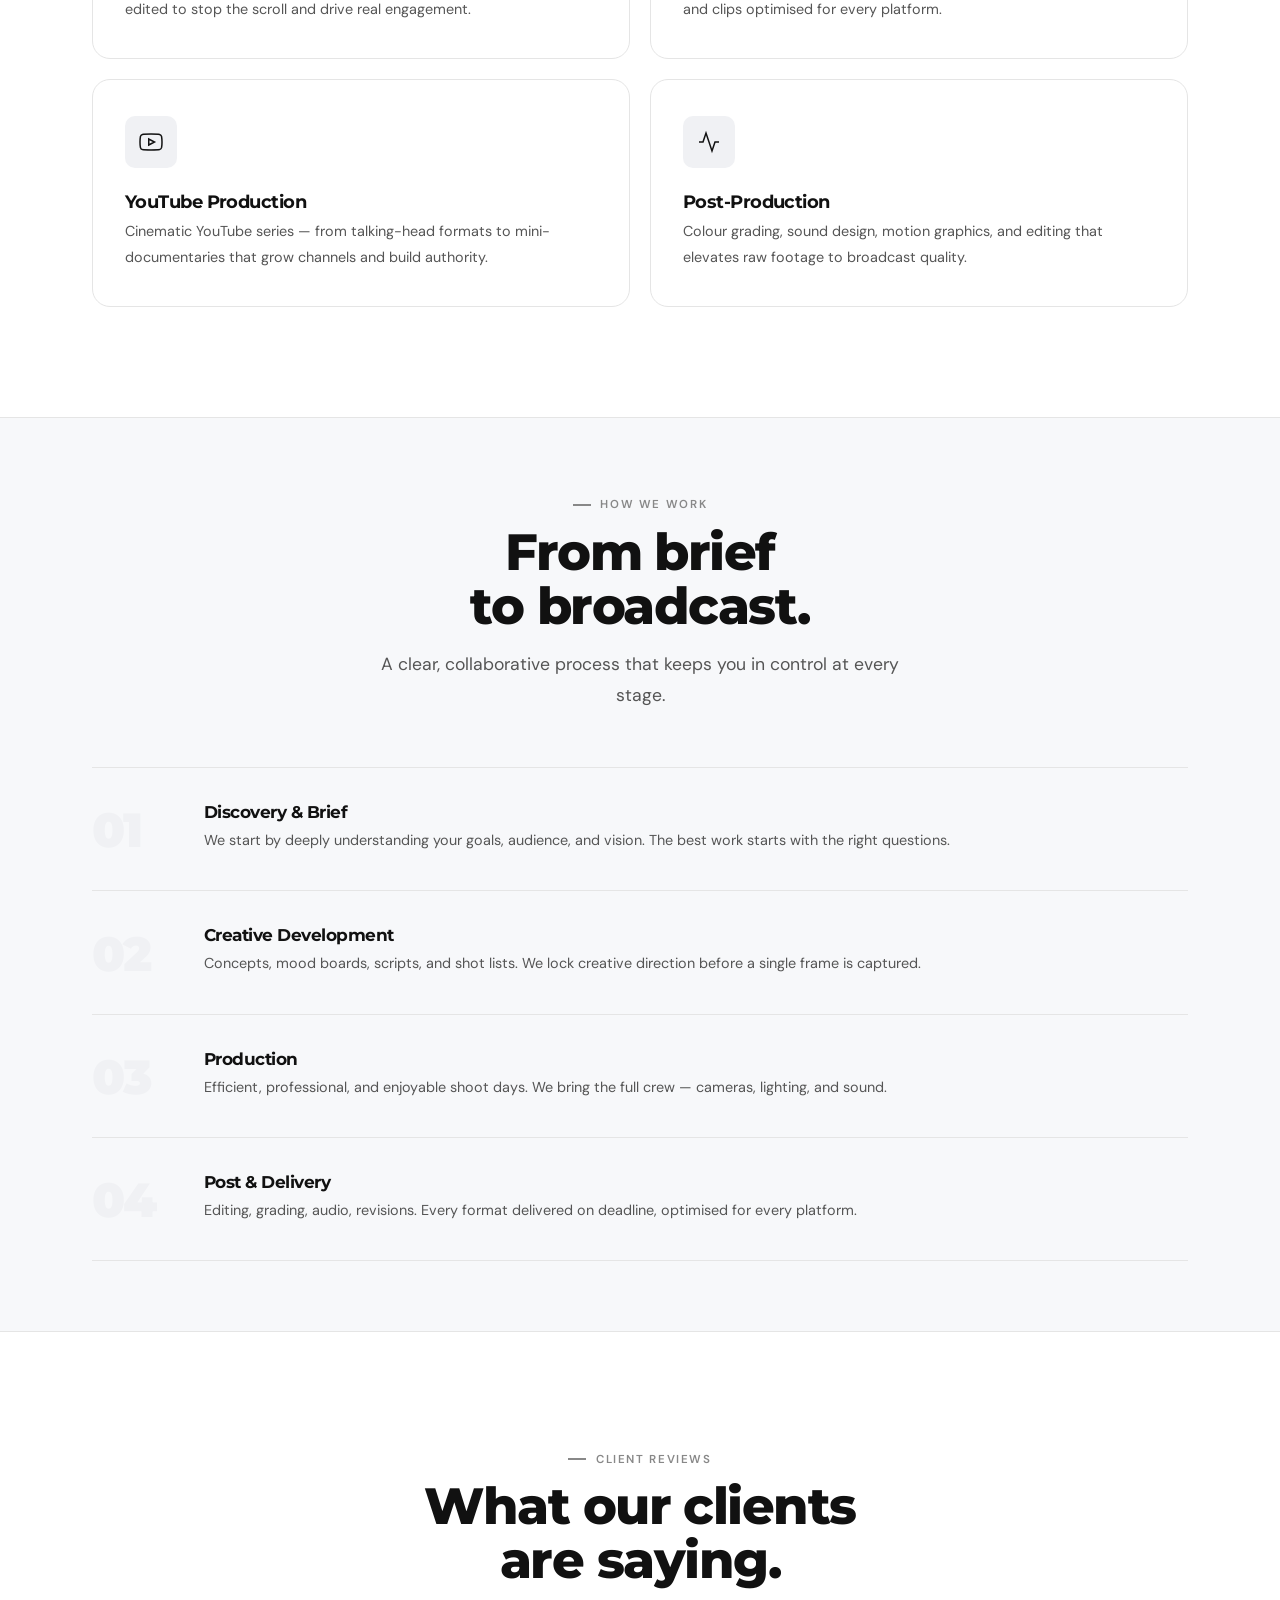
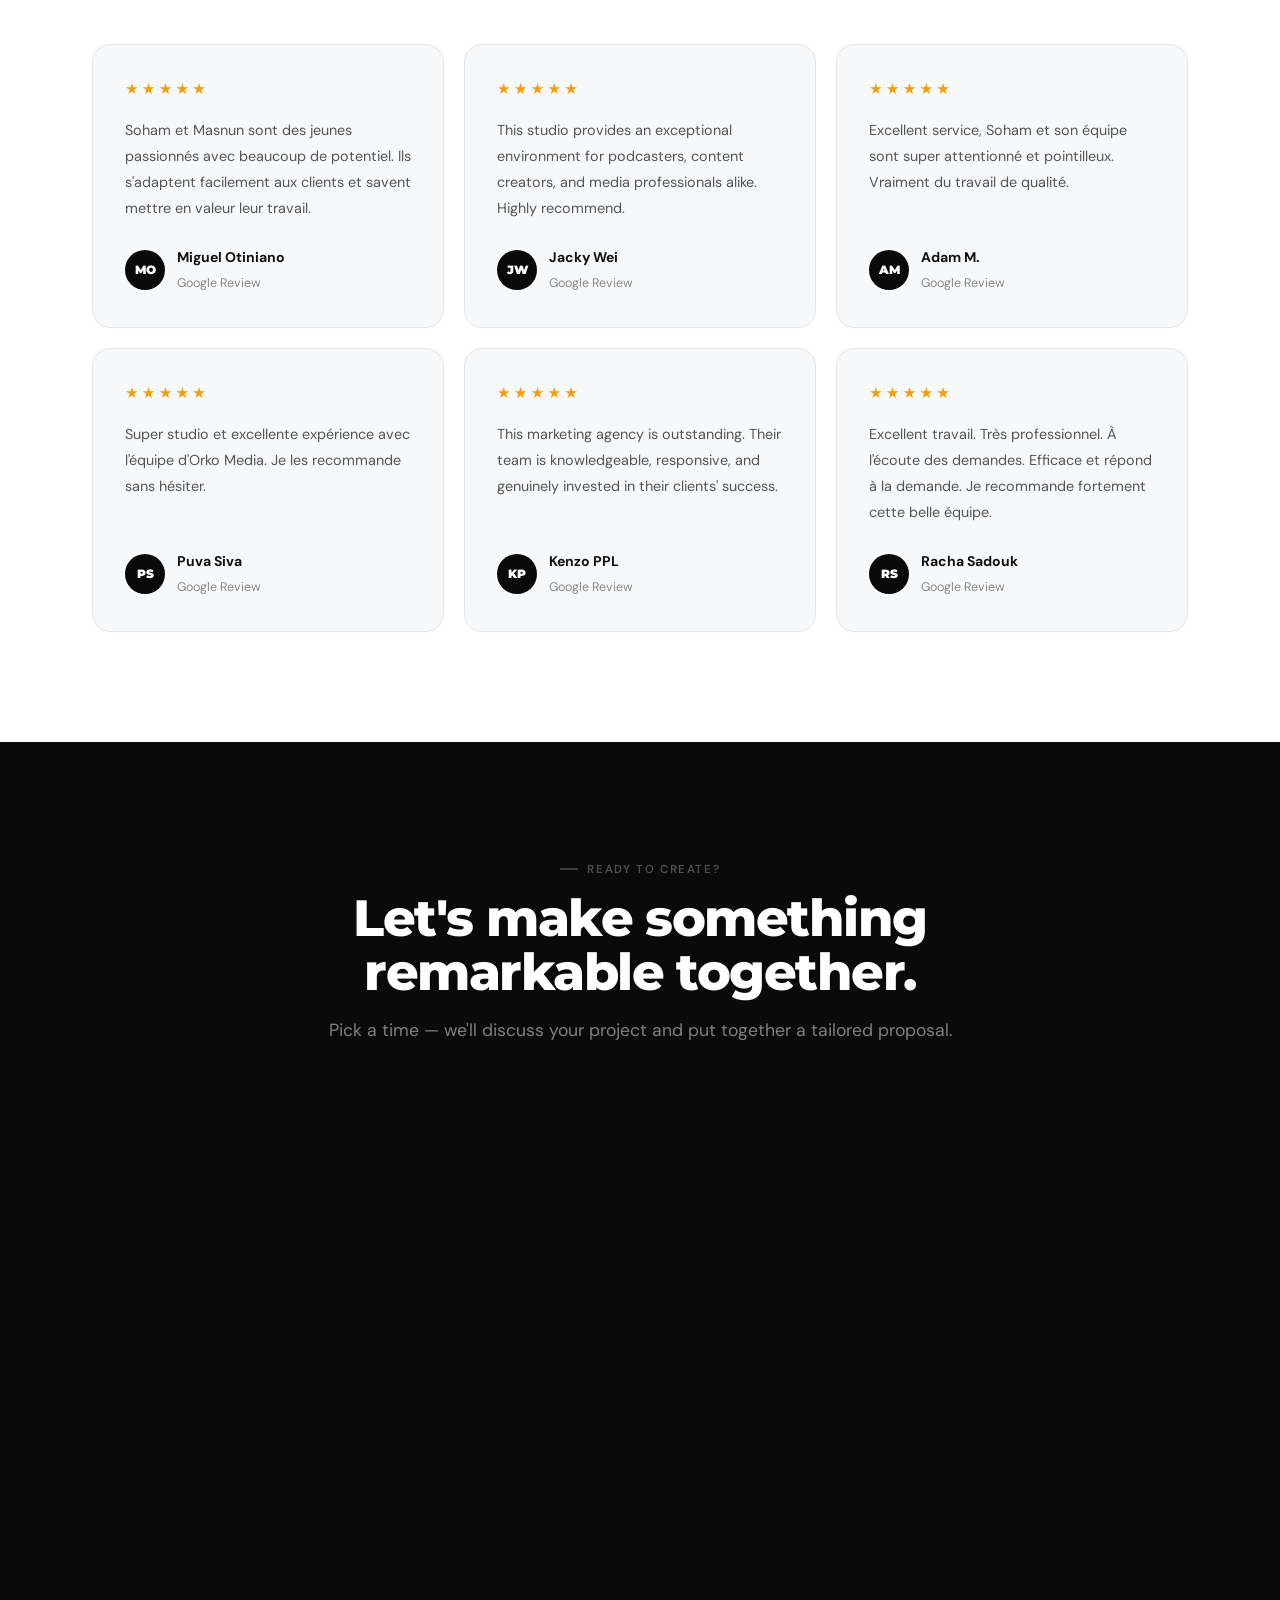
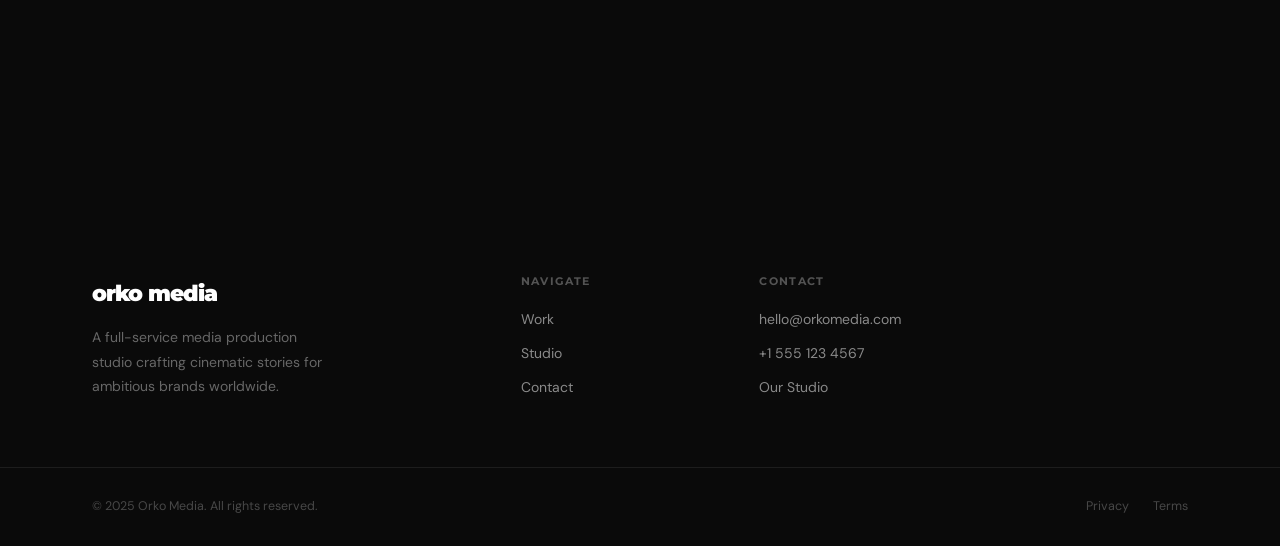
<file: orko-media/index.html>
<!DOCTYPE html>
<html lang="en">
<head>
  <meta charset="UTF-8">
  <meta name="viewport" content="width=device-width, initial-scale=1.0">
  <title>Orko Media — Media Production Studio</title>
  <meta name="description" content="Orko Media is a full-service media production studio delivering short form content, podcast productions, and YouTube series.">
  <link rel="preconnect" href="https://fonts.googleapis.com">
  <link rel="preconnect" href="https://fonts.gstatic.com" crossorigin>
  <link href="https://fonts.googleapis.com/css2?family=Montserrat:wght@700;800;900&family=DM+Sans:wght@400;500;600;700&display=swap" rel="stylesheet">
  <link rel="stylesheet" href="css/style.css?v=3">
  <style>
    /* ── Marquee ── */
    .marquee-wrap {
      overflow: hidden;
      padding: 1.75rem 0;
      border-top: 1px solid var(--border);
      border-bottom: 1px solid var(--border);
      background: var(--off);
    }
    .marquee-track {
      display: flex; align-items: center; gap: 3rem;
      width: max-content;
      animation: marquee-scroll 28s linear infinite;
    }
    .marquee-track:hover { animation-play-state: paused; }
    .marquee-item {
      font-family: var(--font-h); font-weight: 800;
      font-size: .9rem; letter-spacing: -.01em;
      color: var(--border2); white-space: nowrap;
      transition: color var(--t);
    }
    .marquee-item:hover { color: var(--ink); }
    .marquee-sep {
      width: 5px; height: 5px; border-radius: 50%;
      background: var(--border2); flex-shrink: 0;
    }
    @keyframes marquee-scroll {
      from { transform: translateX(0); }
      to   { transform: translateX(-50%); }
    }

    /* ── Work reel ── */
    .work-reel {
      margin-top: 2.5rem;
      overflow: hidden;
      display: flex;
      flex-direction: column;
      gap: .9rem;
    }
    .work-reel__row {
      display: flex;
      gap: .9rem;
      width: max-content;
    }
    .work-reel__row--fwd { animation: work-fwd 50s linear infinite; }
    .work-reel__row--rev { animation: work-rev 44s linear infinite; }
    .work-reel__row:hover { animation-play-state: paused; }
    @keyframes work-fwd {
      from { transform: translateX(0); }
      to   { transform: translateX(-50%); }
    }
    @keyframes work-rev {
      from { transform: translateX(-50%); }
      to   { transform: translateX(0); }
    }
    .work-reel__item {
      height: clamp(200px, 24vw, 310px);
      flex-shrink: 0;
      border-radius: var(--r-lg);
      overflow: hidden;
      position: relative;
      display: block;
      text-decoration: none;
    }
    .work-reel__item--p { aspect-ratio: 9/16; }
    .work-reel__item--l { aspect-ratio: 16/9; }
    .work-reel__item img {
      width: 100%; height: 100%; object-fit: cover; display: block;
      transition: transform .55s var(--ease);
    }
    .work-reel__item:hover img { transform: scale(1.06); }
    .work-reel__item__over {
      position: absolute; inset: 0;
      background: linear-gradient(to top, rgba(0,0,0,.72) 0%, transparent 55%);
      display: flex; align-items: flex-end; padding: 1rem 1.1rem;
      opacity: 0; transition: opacity .3s ease;
    }
    .work-reel__item:hover .work-reel__item__over { opacity: 1; }
    .work-reel__item__over span { color: #fff; font-weight: 700; font-size: .8rem; letter-spacing: .02em; }

    /* ── Stats highlight band ── */
    .stats-hl { background: var(--black); padding: 90px 0; }
    .stats-hl .eyebrow { color: rgba(255,255,255,.3); }
    .stats-hl .eyebrow::before { background: rgba(255,255,255,.2); }
    .stats-hl h2 { color: #fff; margin: .65rem 0 3.5rem; }
    .stats-hl-grid {
      display: grid; grid-template-columns: repeat(3, 1fr);
      gap: 2rem; text-align: center;
      border-top: 1px solid rgba(255,255,255,.08);
    }
    .stats-hl-item {
      padding: 3rem 1.5rem;
      border-right: 1px solid rgba(255,255,255,.06);
    }
    .stats-hl-item:last-child { border-right: none; }
    .stats-hl-item__num {
      font-family: var(--font-h); font-weight: 900;
      font-size: clamp(3rem, 5vw, 5rem);
      letter-spacing: -.05em; color: #fff; line-height: 1;
    }
    .stats-hl-item__label {
      font-size: .875rem; color: rgba(255,255,255,.38);
      margin-top: .6rem; line-height: 1.5;
    }

    /* ── Testimonials grid ── */
    .testi-grid {
      display: grid;
      grid-template-columns: repeat(3, 1fr);
      gap: 1.25rem;
    }
    .testi-card {
      background: var(--off); border: 1px solid var(--border);
      border-radius: var(--r-lg); padding: 2rem;
      display: flex; flex-direction: column;
      transition: box-shadow var(--t), transform var(--t);
    }
    .testi-card:hover { box-shadow: var(--shadow-l); transform: translateY(-4px); }
    .testi-stars { display: flex; gap: .2rem; margin-bottom: 1rem; }
    .testi-stars span { color: #f59e0b; font-size: .95rem; }
    .testi-card__q {
      font-size: .9rem; color: var(--sub);
      line-height: 1.8; flex: 1; margin-bottom: 1.5rem;
    }
    .testi-card__who { display: flex; align-items: center; gap: .75rem; }
    .testi-card__av {
      width: 40px; height: 40px; border-radius: 50%;
      background: var(--black);
      display: flex; align-items: center; justify-content: center;
      font-family: var(--font-h); font-weight: 900; font-size: .78rem; color: #fff; flex-shrink: 0;
    }
    .testi-card__meta strong { display: block; font-size: .875rem; color: var(--ink); }
    .testi-card__meta span { font-size: .78rem; color: var(--muted); }

    @media (max-width: 900px) {
      .testi-grid { grid-template-columns: repeat(2, 1fr); }
      .stats-hl-grid { grid-template-columns: repeat(3, 1fr); }
    }
    @media (max-width: 768px) {
      .testi-grid { grid-template-columns: repeat(2, 1fr); }
      .stats-hl-grid { grid-template-columns: repeat(3, 1fr); }
      .stats-hl { padding: 60px 0; }
      .work-reel__item { height: clamp(140px, 22vw, 310px); }
      .marquee-wrap { padding: 1.25rem 0; }
      .cta-cal-embed { display: none !important; }
      .cta-cal-btns { display: flex !important; }
    }
    @media (max-width: 480px) {
      h1 { font-size: clamp(1.5rem, 7vw, 2.25rem) !important; }
      .hero h1 br { display: none; }
      .hero__content { padding-top: 32px !important; padding-bottom: 20px !important; }
      .hero__eyebrow { margin-bottom: 1.25rem; }
      .hero__desc { font-size: .95rem; }
      .testi-grid { grid-template-columns: 1fr; }
      .stats-hl-grid { grid-template-columns: 1fr; }
      .stats-hl { padding: 50px 0; }
      .stats-hl-item { border-right: none; border-bottom: 1px solid rgba(255,255,255,.06); padding: 2rem 0; }
      .stats-hl-item:last-child { border-bottom: none; }
      .stats-hl-item__num { font-size: clamp(2.5rem, 12vw, 4rem); }
      .work-reel__item { height: clamp(120px, 20vw, 310px); }
    }
  </style>
</head>
<body>

<!-- ── NAV ── -->
<nav class="nav">
  <div class="nav__inner">
    <a href="index.html" class="nav__logo"><span class="nav__logo-word">orko</span></a>
    <ul class="nav__links">
      <li><a href="index.html">Home</a></li>
      <li><a href="portfolio.html">Work</a></li>
      <li><a href="studio.html">Studio</a></li>
      <li><a href="contact.html">Contact</a></li>
    </ul>
    <a href="contact.html" class="nav__cta">
      Get in Touch
      <svg viewBox="0 0 14 14" fill="none" stroke="currentColor" stroke-width="2"><path d="M2 7h10M8 3l4 4-4 4"/></svg>
    </a>
    <button class="nav__hamburger" aria-label="Toggle menu">
      <span></span><span></span><span></span>
    </button>
  </div>
</nav>

<div class="nav__mobile">
  <a href="index.html">Home</a>
  <a href="portfolio.html">Work</a>
  <a href="studio.html">Studio</a>
  <a href="contact.html">Contact</a>
  <a href="contact.html" class="btn btn--black" style="align-self:flex-start;margin-top:.5rem">Get in Touch</a>
</div>

<!-- ── HERO ── -->
<section class="hero">
  <div class="container hero__content">
    <div class="hero__eyebrow">
      <span class="eyebrow">Media Production Studio</span>
    </div>
    <h1>we turn your ideas <br>into content that <br><em>performs.</em></h1>
    <p class="hero__desc">
      Short form, podcasts &amp; YouTube — produced at a level that builds audiences and grows brands.
    </p>
    <div class="hero__actions">
      <a href="portfolio.html" class="btn btn--white">
        View Our Work
        <svg viewBox="0 0 14 14" fill="none" stroke="currentColor" stroke-width="2"><path d="M2 7h10M8 3l4 4-4 4"/></svg>
      </a>
      <a href="contact.html" class="btn btn--white-out">Start a Project</a>
    </div>
  </div>

  <!-- stats bar -->
  <div class="container" style="padding-bottom:0">
    <div class="hero__bar">
      <div class="hero__bar-item">
        <div class="hero__bar-num" data-counter data-target="5" data-suffix="M+">0M+</div>
        <div class="hero__bar-label">Views generated</div>
      </div>
      <div class="hero__bar-item">
        <div class="hero__bar-num" data-counter data-target="100" data-suffix="+">0+</div>
        <div class="hero__bar-label">Videos produced</div>
      </div>
      <div class="hero__bar-item">
        <div class="hero__bar-num" data-counter data-target="50" data-suffix="+">0+</div>
        <div class="hero__bar-label">Happy clients</div>
      </div>
      <div class="hero__bar-item">
        <div class="hero__bar-num" data-counter data-target="3" data-suffix="+ years">0+ years</div>
        <div class="hero__bar-label">In production</div>
      </div>
    </div>
  </div>
</section>

<!-- ── MARQUEE ── -->
<div class="marquee-wrap">
  <div class="marquee-track">
    <span class="marquee-item">Gym Talk</span><span class="marquee-sep"></span>
    <span class="marquee-item">Serujan Kaneshalingam</span><span class="marquee-sep"></span>
    <span class="marquee-item">Seeking Rizq Podcast</span><span class="marquee-sep"></span>
    <span class="marquee-item">Elev8 Podcast</span><span class="marquee-sep"></span>
    <span class="marquee-item">The Write-Off Meal</span><span class="marquee-sep"></span>
    <span class="marquee-item">Guide Étudiant</span><span class="marquee-sep"></span>
    <span class="marquee-item">AEC Financial Group</span><span class="marquee-sep"></span>
    <span class="marquee-item">Jacques Tanis</span><span class="marquee-sep"></span>
    <span class="marquee-item">Maxime Belma</span><span class="marquee-sep"></span>
    <span class="marquee-item">Nomad Films</span><span class="marquee-sep"></span>
    <!-- duplicate for seamless loop -->
    <span class="marquee-item">Gym Talk</span><span class="marquee-sep"></span>
    <span class="marquee-item">Serujan Kaneshalingam</span><span class="marquee-sep"></span>
    <span class="marquee-item">Seeking Rizq Podcast</span><span class="marquee-sep"></span>
    <span class="marquee-item">Elev8 Podcast</span><span class="marquee-sep"></span>
    <span class="marquee-item">The Write-Off Meal</span><span class="marquee-sep"></span>
    <span class="marquee-item">Guide Étudiant</span><span class="marquee-sep"></span>
    <span class="marquee-item">AEC Financial Group</span><span class="marquee-sep"></span>
    <span class="marquee-item">Jacques Tanis</span><span class="marquee-sep"></span>
    <span class="marquee-item">Maxime Belma</span><span class="marquee-sep"></span>
    <span class="marquee-item">Nomad Films</span><span class="marquee-sep"></span>
  </div>
</div>

<!-- ── FEATURED WORK ── -->
<section class="section">
  <div class="container">
    <div class="sh" style="display:flex;align-items:flex-end;justify-content:space-between;flex-wrap:wrap;gap:1rem">
      <div>
        <span class="eyebrow">Selected work</span>
        <h2 style="margin-top:.65rem">Content that speaks<br>for itself.</h2>
      </div>
      <a href="portfolio.html" class="btn btn--ghost" style="margin-bottom:.5rem">
        All Projects
        <svg viewBox="0 0 14 14" fill="none" stroke="currentColor" stroke-width="2"><path d="M2 7h10M8 3l4 4-4 4"/></svg>
      </a>
    </div>

  </div>

  <!-- row 1 — scrolls left -->
  <div class="work-reel">
    <div class="work-reel__row work-reel__row--fwd">
      <a href="portfolio.html" class="work-reel__item work-reel__item--p"><img src="images/sk_reel1.jpg" alt="Serujan"><div class="work-reel__item__over"><span>Serujan</span></div></a>
      <a href="portfolio.html" class="work-reel__item work-reel__item--l"><img src="images/gt_ep1.jpg" alt="Gym Talk"><div class="work-reel__item__over"><span>Gym Talk</span></div></a>
      <a href="portfolio.html" class="work-reel__item work-reel__item--p"><img src="images/jt_reel1.jpg" alt="Jacques Tanis"><div class="work-reel__item__over"><span>Jacques Tanis</span></div></a>
      <a href="portfolio.html" class="work-reel__item work-reel__item--l"><img src="images/wom_ep1.jpg" alt="The Write-Off Meal"><div class="work-reel__item__over"><span>The Write-Off Meal</span></div></a>
      <a href="portfolio.html" class="work-reel__item work-reel__item--p"><img src="images/aec_reel1.jpg" alt="AEC Financial"><div class="work-reel__item__over"><span>AEC Financial</span></div></a>
      <a href="portfolio.html" class="work-reel__item work-reel__item--l"><img src="images/sr_ep1.jpg" alt="Seeking Rizq"><div class="work-reel__item__over"><span>Seeking Rizq</span></div></a>
      <a href="portfolio.html" class="work-reel__item work-reel__item--p"><img src="images/mb_reel1.jpg" alt="Maxime Belma"><div class="work-reel__item__over"><span>Maxime Belma</span></div></a>
      <a href="portfolio.html" class="work-reel__item work-reel__item--l"><img src="images/sk_yt1.jpg" alt="Serujan Kaneshalingam"><div class="work-reel__item__over"><span>Serujan Kaneshalingam</span></div></a>
      <!-- duplicate for seamless loop -->
      <a href="portfolio.html" class="work-reel__item work-reel__item--p"><img src="images/sk_reel1.jpg" alt="Serujan"><div class="work-reel__item__over"><span>Serujan</span></div></a>
      <a href="portfolio.html" class="work-reel__item work-reel__item--l"><img src="images/gt_ep1.jpg" alt="Gym Talk"><div class="work-reel__item__over"><span>Gym Talk</span></div></a>
      <a href="portfolio.html" class="work-reel__item work-reel__item--p"><img src="images/jt_reel1.jpg" alt="Jacques Tanis"><div class="work-reel__item__over"><span>Jacques Tanis</span></div></a>
      <a href="portfolio.html" class="work-reel__item work-reel__item--l"><img src="images/wom_ep1.jpg" alt="The Write-Off Meal"><div class="work-reel__item__over"><span>The Write-Off Meal</span></div></a>
      <a href="portfolio.html" class="work-reel__item work-reel__item--p"><img src="images/aec_reel1.jpg" alt="AEC Financial"><div class="work-reel__item__over"><span>AEC Financial</span></div></a>
      <a href="portfolio.html" class="work-reel__item work-reel__item--l"><img src="images/sr_ep1.jpg" alt="Seeking Rizq"><div class="work-reel__item__over"><span>Seeking Rizq</span></div></a>
      <a href="portfolio.html" class="work-reel__item work-reel__item--p"><img src="images/mb_reel1.jpg" alt="Maxime Belma"><div class="work-reel__item__over"><span>Maxime Belma</span></div></a>
      <a href="portfolio.html" class="work-reel__item work-reel__item--l"><img src="images/sk_yt1.jpg" alt="Serujan Kaneshalingam"><div class="work-reel__item__over"><span>Serujan Kaneshalingam</span></div></a>
    </div>

    <!-- row 2 — scrolls right -->
    <div class="work-reel__row work-reel__row--rev">
      <a href="portfolio.html" class="work-reel__item work-reel__item--l"><img src="images/wom_ep2.jpg" alt="The Write-Off Meal"><div class="work-reel__item__over"><span>The Write-Off Meal</span></div></a>
      <a href="portfolio.html" class="work-reel__item work-reel__item--p"><img src="images/sk_reel2.jpg" alt="Serujan"><div class="work-reel__item__over"><span>Serujan</span></div></a>
      <a href="portfolio.html" class="work-reel__item work-reel__item--l"><img src="images/sr_ep2.jpg" alt="Seeking Rizq"><div class="work-reel__item__over"><span>Seeking Rizq</span></div></a>
      <a href="portfolio.html" class="work-reel__item work-reel__item--p"><img src="images/jt_reel2.jpg" alt="Jacques Tanis"><div class="work-reel__item__over"><span>Jacques Tanis</span></div></a>
      <a href="portfolio.html" class="work-reel__item work-reel__item--l"><img src="images/gt_ep2.jpg" alt="Gym Talk"><div class="work-reel__item__over"><span>Gym Talk</span></div></a>
      <a href="portfolio.html" class="work-reel__item work-reel__item--p"><img src="images/aec_reel2.jpg" alt="AEC Financial"><div class="work-reel__item__over"><span>AEC Financial</span></div></a>
      <a href="portfolio.html" class="work-reel__item work-reel__item--l"><img src="images/sk_yt2.jpg" alt="Serujan Kaneshalingam"><div class="work-reel__item__over"><span>Serujan Kaneshalingam</span></div></a>
      <a href="portfolio.html" class="work-reel__item work-reel__item--p"><img src="images/mb_reel2.jpg" alt="Maxime Belma"><div class="work-reel__item__over"><span>Maxime Belma</span></div></a>
      <!-- duplicate for seamless loop -->
      <a href="portfolio.html" class="work-reel__item work-reel__item--l"><img src="images/wom_ep2.jpg" alt="The Write-Off Meal"><div class="work-reel__item__over"><span>The Write-Off Meal</span></div></a>
      <a href="portfolio.html" class="work-reel__item work-reel__item--p"><img src="images/sk_reel2.jpg" alt="Serujan"><div class="work-reel__item__over"><span>Serujan</span></div></a>
      <a href="portfolio.html" class="work-reel__item work-reel__item--l"><img src="images/sr_ep2.jpg" alt="Seeking Rizq"><div class="work-reel__item__over"><span>Seeking Rizq</span></div></a>
      <a href="portfolio.html" class="work-reel__item work-reel__item--p"><img src="images/jt_reel2.jpg" alt="Jacques Tanis"><div class="work-reel__item__over"><span>Jacques Tanis</span></div></a>
      <a href="portfolio.html" class="work-reel__item work-reel__item--l"><img src="images/gt_ep2.jpg" alt="Gym Talk"><div class="work-reel__item__over"><span>Gym Talk</span></div></a>
      <a href="portfolio.html" class="work-reel__item work-reel__item--p"><img src="images/aec_reel2.jpg" alt="AEC Financial"><div class="work-reel__item__over"><span>AEC Financial</span></div></a>
      <a href="portfolio.html" class="work-reel__item work-reel__item--l"><img src="images/sk_yt2.jpg" alt="Serujan Kaneshalingam"><div class="work-reel__item__over"><span>Serujan Kaneshalingam</span></div></a>
      <a href="portfolio.html" class="work-reel__item work-reel__item--p"><img src="images/mb_reel2.jpg" alt="Maxime Belma"><div class="work-reel__item__over"><span>Maxime Belma</span></div></a>
    </div>
  </div>

</section>

<!-- ── STATS BAND ── -->
<div class="stats-hl">
  <div class="container">
    <div class="sh sh--c">
      <span class="eyebrow">By the numbers</span>
      <h2>Results that prove<br>the work.</h2>
    </div>
    <div class="stats-hl-grid">
      <div class="stats-hl-item fade-up">
        <div class="stats-hl-item__num" data-counter data-target="5" data-suffix="M+">0M+</div>
        <div class="stats-hl-item__label">Views generated<br>across platforms</div>
      </div>
      <div class="stats-hl-item fade-up">
        <div class="stats-hl-item__num" data-counter data-target="50" data-suffix="+">0+</div>
        <div class="stats-hl-item__label">Satisfied clients<br>and growing</div>
      </div>
      <div class="stats-hl-item fade-up">
        <div class="stats-hl-item__num" data-counter data-target="100" data-suffix="+">0+</div>
        <div class="stats-hl-item__label">Videos produced<br>and delivered</div>
      </div>
    </div>
  </div>
</div>

<!-- ── SERVICES ── -->
<section class="section">
  <div class="container">
    <div class="sh">
      <span class="eyebrow">What we do</span>
      <h2>Full-service production<br>for creators &amp; brands.</h2>
      <p>From first brief to final delivery — we handle every stage with precision and creative depth.</p>
    </div>

    <div class="services-grid">
      <div class="svc-card fade-up" style="text-decoration:none">
        <div class="svc-card__icon">
          <svg viewBox="0 0 24 24" fill="none" stroke="currentColor" stroke-width="1.5">
            <polygon points="23 7 16 12 23 17 23 7"/><rect x="1" y="5" width="15" height="14" rx="2"/>
          </svg>
        </div>
        <h3>Short Form Content</h3>
        <p>Instagram Reels, TikToks, and YouTube Shorts — vertical-first, shot and edited to stop the scroll and drive real engagement.</p>
      </div>

      <div class="svc-card fade-up" style="text-decoration:none">
        <div class="svc-card__icon">
          <svg viewBox="0 0 24 24" fill="none" stroke="currentColor" stroke-width="1.5">
            <path d="M12 1a3 3 0 0 0-3 3v8a3 3 0 0 0 6 0V4a3 3 0 0 0-3-3z"/><path d="M19 10v2a7 7 0 0 1-14 0v-2"/><line x1="12" y1="19" x2="12" y2="23"/><line x1="8" y1="23" x2="16" y2="23"/>
          </svg>
        </div>
        <h3>Podcast Production</h3>
        <p>Multi-camera podcast shoots with professional audio, colour grading, and clips optimised for every platform.</p>
      </div>

      <div class="svc-card fade-up" style="text-decoration:none">
        <div class="svc-card__icon">
          <svg viewBox="0 0 24 24" fill="none" stroke="currentColor" stroke-width="1.5">
            <path d="M22.54 6.42a2.78 2.78 0 0 0-1.95-1.96C18.88 4 12 4 12 4s-6.88 0-8.59.46a2.78 2.78 0 0 0-1.95 1.96A29 29 0 0 0 1 12a29 29 0 0 0 .46 5.58A2.78 2.78 0 0 0 3.41 19.6C5.12 20 12 20 12 20s6.88 0 8.59-.4a2.78 2.78 0 0 0 1.95-1.95A29 29 0 0 0 23 12a29 29 0 0 0-.46-5.58z"/><polygon points="9.75 15.02 15.5 12 9.75 8.98 9.75 15.02"/>
          </svg>
        </div>
        <h3>YouTube Production</h3>
        <p>Cinematic YouTube series — from talking-head formats to mini-documentaries that grow channels and build authority.</p>
      </div>

      <div class="svc-card fade-up" style="text-decoration:none">
        <div class="svc-card__icon">
          <svg viewBox="0 0 24 24" fill="none" stroke="currentColor" stroke-width="1.5">
            <polyline points="22 12 18 12 15 21 9 3 6 12 2 12"/>
          </svg>
        </div>
        <h3>Post-Production</h3>
        <p>Colour grading, sound design, motion graphics, and editing that elevates raw footage to broadcast quality.</p>
      </div>
    </div>

  </div>
</section>

<!-- ── PROCESS ── -->
<div class="band">
  <section class="section-sm">
    <div class="container">
      <div class="sh sh--c">
        <span class="eyebrow">How we work</span>
        <h2 style="margin-top:.65rem">From brief<br>to broadcast.</h2>
        <p>A clear, collaborative process that keeps you in control at every stage.</p>
      </div>

      <div class="process-list">
        <div class="process-item fade-up">
          <div class="process-item__n">01</div>
          <div>
            <h4>Discovery &amp; Brief</h4>
            <p>We start by deeply understanding your goals, audience, and vision. The best work starts with the right questions.</p>
          </div>
        </div>
        <div class="process-item fade-up">
          <div class="process-item__n">02</div>
          <div>
            <h4>Creative Development</h4>
            <p>Concepts, mood boards, scripts, and shot lists. We lock creative direction before a single frame is captured.</p>
          </div>
        </div>
        <div class="process-item fade-up">
          <div class="process-item__n">03</div>
          <div>
            <h4>Production</h4>
            <p>Efficient, professional, and enjoyable shoot days. We bring the full crew — cameras, lighting, and sound.</p>
          </div>
        </div>
        <div class="process-item fade-up">
          <div class="process-item__n">04</div>
          <div>
            <h4>Post &amp; Delivery</h4>
            <p>Editing, grading, audio, revisions. Every format delivered on deadline, optimised for every platform.</p>
          </div>
        </div>
      </div>
    </div>
  </section>
</div>

<!-- ── TESTIMONIALS ── -->
<section class="section">
  <div class="container">
    <div class="sh sh--c">
      <span class="eyebrow">Client reviews</span>
      <h2 style="margin-top:.65rem">What our clients<br>are saying.</h2>
    </div>

    <div class="testi-grid">
      <div class="testi-card fade-up">
        <div class="testi-stars">
          <span>★</span><span>★</span><span>★</span><span>★</span><span>★</span>
        </div>
        <p class="testi-card__q">Soham et Masnun sont des jeunes passionnés avec beaucoup de potentiel. Ils s'adaptent facilement aux clients et savent mettre en valeur leur travail.</p>
        <div class="testi-card__who">
          <div class="testi-card__av">MO</div>
          <div class="testi-card__meta">
            <strong>Miguel Otiniano</strong>
            <span>Google Review</span>
          </div>
        </div>
      </div>

      <div class="testi-card fade-up">
        <div class="testi-stars">
          <span>★</span><span>★</span><span>★</span><span>★</span><span>★</span>
        </div>
        <p class="testi-card__q">This studio provides an exceptional environment for podcasters, content creators, and media professionals alike. Highly recommend.</p>
        <div class="testi-card__who">
          <div class="testi-card__av">JW</div>
          <div class="testi-card__meta">
            <strong>Jacky Wei</strong>
            <span>Google Review</span>
          </div>
        </div>
      </div>

      <div class="testi-card fade-up">
        <div class="testi-stars">
          <span>★</span><span>★</span><span>★</span><span>★</span><span>★</span>
        </div>
        <p class="testi-card__q">Excellent service, Soham et son équipe sont super attentionné et pointilleux. Vraiment du travail de qualité.</p>
        <div class="testi-card__who">
          <div class="testi-card__av">AM</div>
          <div class="testi-card__meta">
            <strong>Adam M.</strong>
            <span>Google Review</span>
          </div>
        </div>
      </div>

      <div class="testi-card fade-up">
        <div class="testi-stars">
          <span>★</span><span>★</span><span>★</span><span>★</span><span>★</span>
        </div>
        <p class="testi-card__q">Super studio et excellente expérience avec l'équipe d'Orko Media. Je les recommande sans hésiter.</p>
        <div class="testi-card__who">
          <div class="testi-card__av">PS</div>
          <div class="testi-card__meta">
            <strong>Puva Siva</strong>
            <span>Google Review</span>
          </div>
        </div>
      </div>

      <div class="testi-card fade-up">
        <div class="testi-stars">
          <span>★</span><span>★</span><span>★</span><span>★</span><span>★</span>
        </div>
        <p class="testi-card__q">This marketing agency is outstanding. Their team is knowledgeable, responsive, and genuinely invested in their clients' success.</p>
        <div class="testi-card__who">
          <div class="testi-card__av">KP</div>
          <div class="testi-card__meta">
            <strong>Kenzo PPL</strong>
            <span>Google Review</span>
          </div>
        </div>
      </div>

      <div class="testi-card fade-up">
        <div class="testi-stars">
          <span>★</span><span>★</span><span>★</span><span>★</span><span>★</span>
        </div>
        <p class="testi-card__q">Excellent travail. Très professionnel. À l'écoute des demandes. Efficace et répond à la demande. Je recommande fortement cette belle équipe.</p>
        <div class="testi-card__who">
          <div class="testi-card__av">RS</div>
          <div class="testi-card__meta">
            <strong>Racha Sadouk</strong>
            <span>Google Review</span>
          </div>
        </div>
      </div>
    </div>
  </div>
</section>

<!-- ── CTA BAND ── -->
<section class="cta-band">
  <div class="container">
    <span class="eyebrow">Ready to create?</span>
    <h2>Let's make something<br>remarkable together.</h2>
    <p>Pick a time — we'll discuss your project and put together a tailored proposal.</p>
    <!-- Desktop: inline embed -->
    <div class="cta-cal-embed" style="max-width:900px;margin:2.5rem auto 0;border-radius:var(--r-lg);overflow:hidden">
      <cal-inline
        namespace="appel-decouverte-home"
        style="width:100%;min-height:600px;display:block"
        calLink="orkomedia/appel-decouverte"
        config='{"layout":"month_view"}'
      ></cal-inline>
    </div>
    <!-- Mobile: buttons -->
    <div class="cta-cal-btns" style="display:none;gap:1rem;justify-content:center;flex-wrap:wrap;margin-top:2rem">
      <a href="https://cal.com/orkomedia/appel-decouverte" target="_blank" rel="noopener" class="btn btn--white">Book a Call</a>
      <a href="portfolio.html" class="btn btn--white-out">See Our Work</a>
    </div>
    <script type="text/javascript">
      (function (C, A, L) {
        let p = function (a, ar) { a.q.push(ar); };
        let d = C.document;
        C.Cal = C.Cal || function () { let cal = C.Cal; let ar = arguments; if (!cal.loaded) { cal.ns = {}; cal.q = cal.q || []; d.head.appendChild(d.createElement("script")).src = A; cal.loaded = true; } if (ar[0] === L) { const api = function () { p(api, arguments); }; const namespace = ar[1]; api.q = api.q || []; if (typeof namespace === "string") { cal.ns[namespace] = cal.ns[namespace] || api; p(cal.ns[namespace], ar); p(cal, ["initNamespace", namespace]); } else p(cal, ar); return; } p(cal, ar); };
      })(window, "https://app.cal.com/embed/embed.js", "init");
      Cal("init", "appel-decouverte-home", { origin: "https://cal.com" });
      Cal.ns["appel-decouverte-home"]("inline", {
        elementOrSelector: "cal-inline[namespace='appel-decouverte-home']",
        calLink: "orkomedia/appel-decouverte",
        layout: "month_view"
      });
      Cal.ns["appel-decouverte-home"]("ui", { hideEventTypeDetails: false, layout: "month_view" });
    </script>
  </div>
</section>

<!-- ── FOOTER ── -->
<footer class="footer">
  <div class="footer__top">
    <div class="container">
      <div class="footer__grid">
        <div>
          <div class="footer__logo">orko media</div>
          <p class="footer__tagline">A full-service media production studio crafting cinematic stories for ambitious brands worldwide.</p>
        </div>
        <div class="footer__col">
          <h5>Navigate</h5>
          <a href="portfolio.html">Work</a>
          <a href="studio.html">Studio</a>
          <a href="contact.html">Contact</a>
        </div>
        <div class="footer__col">
          <h5>Contact</h5>
          <a href="mailto:hello@orkomedia.com">hello@orkomedia.com</a>
          <a href="tel:+15551234567">+1 555 123 4567</a>
          <a href="studio.html">Our Studio</a>
        </div>
      </div>
    </div>
  </div>
  <div class="container">
    <div class="footer__bottom">
      <p class="footer__copy">© 2025 Orko Media. All rights reserved.</p>
      <div class="footer__legal">
        <a href="#">Privacy</a>
        <a href="#">Terms</a>
      </div>
    </div>
  </div>
</footer>

<script src="js/main.js"></script>
</body>
</html>
</file>
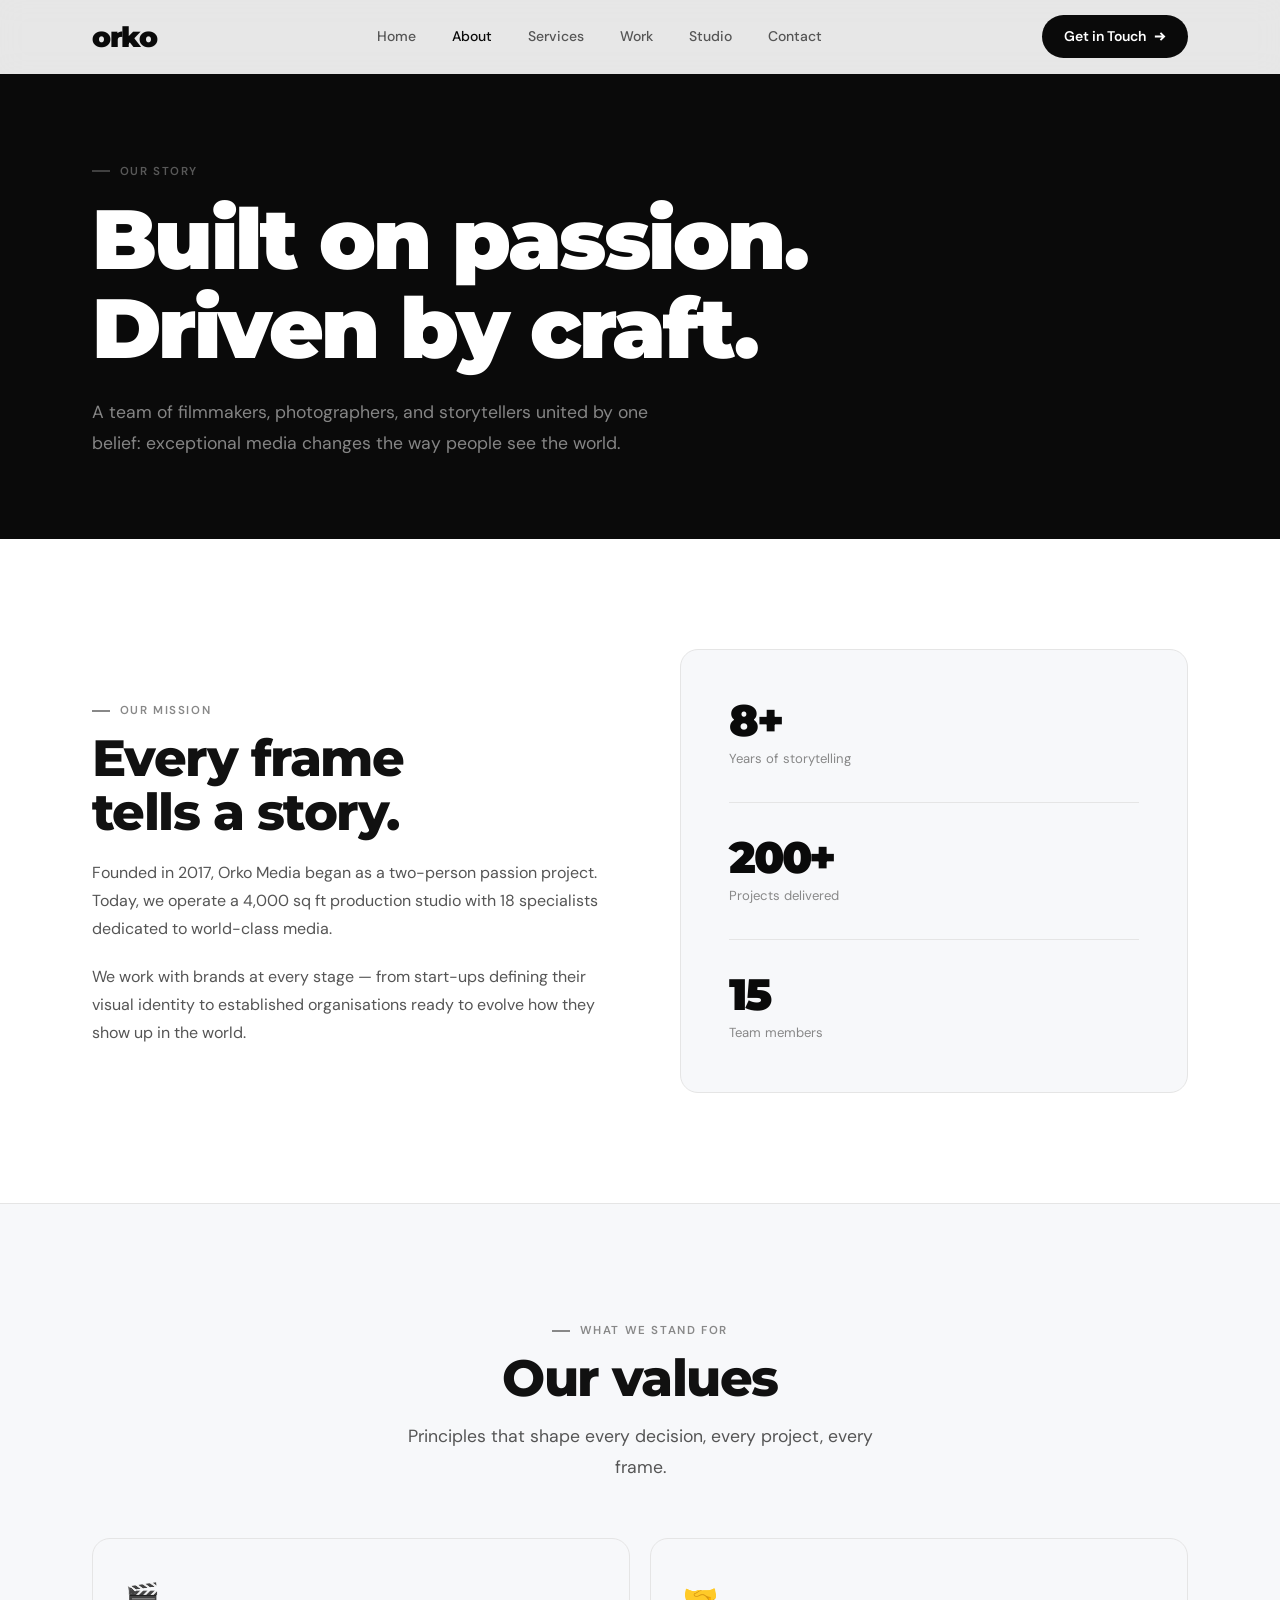
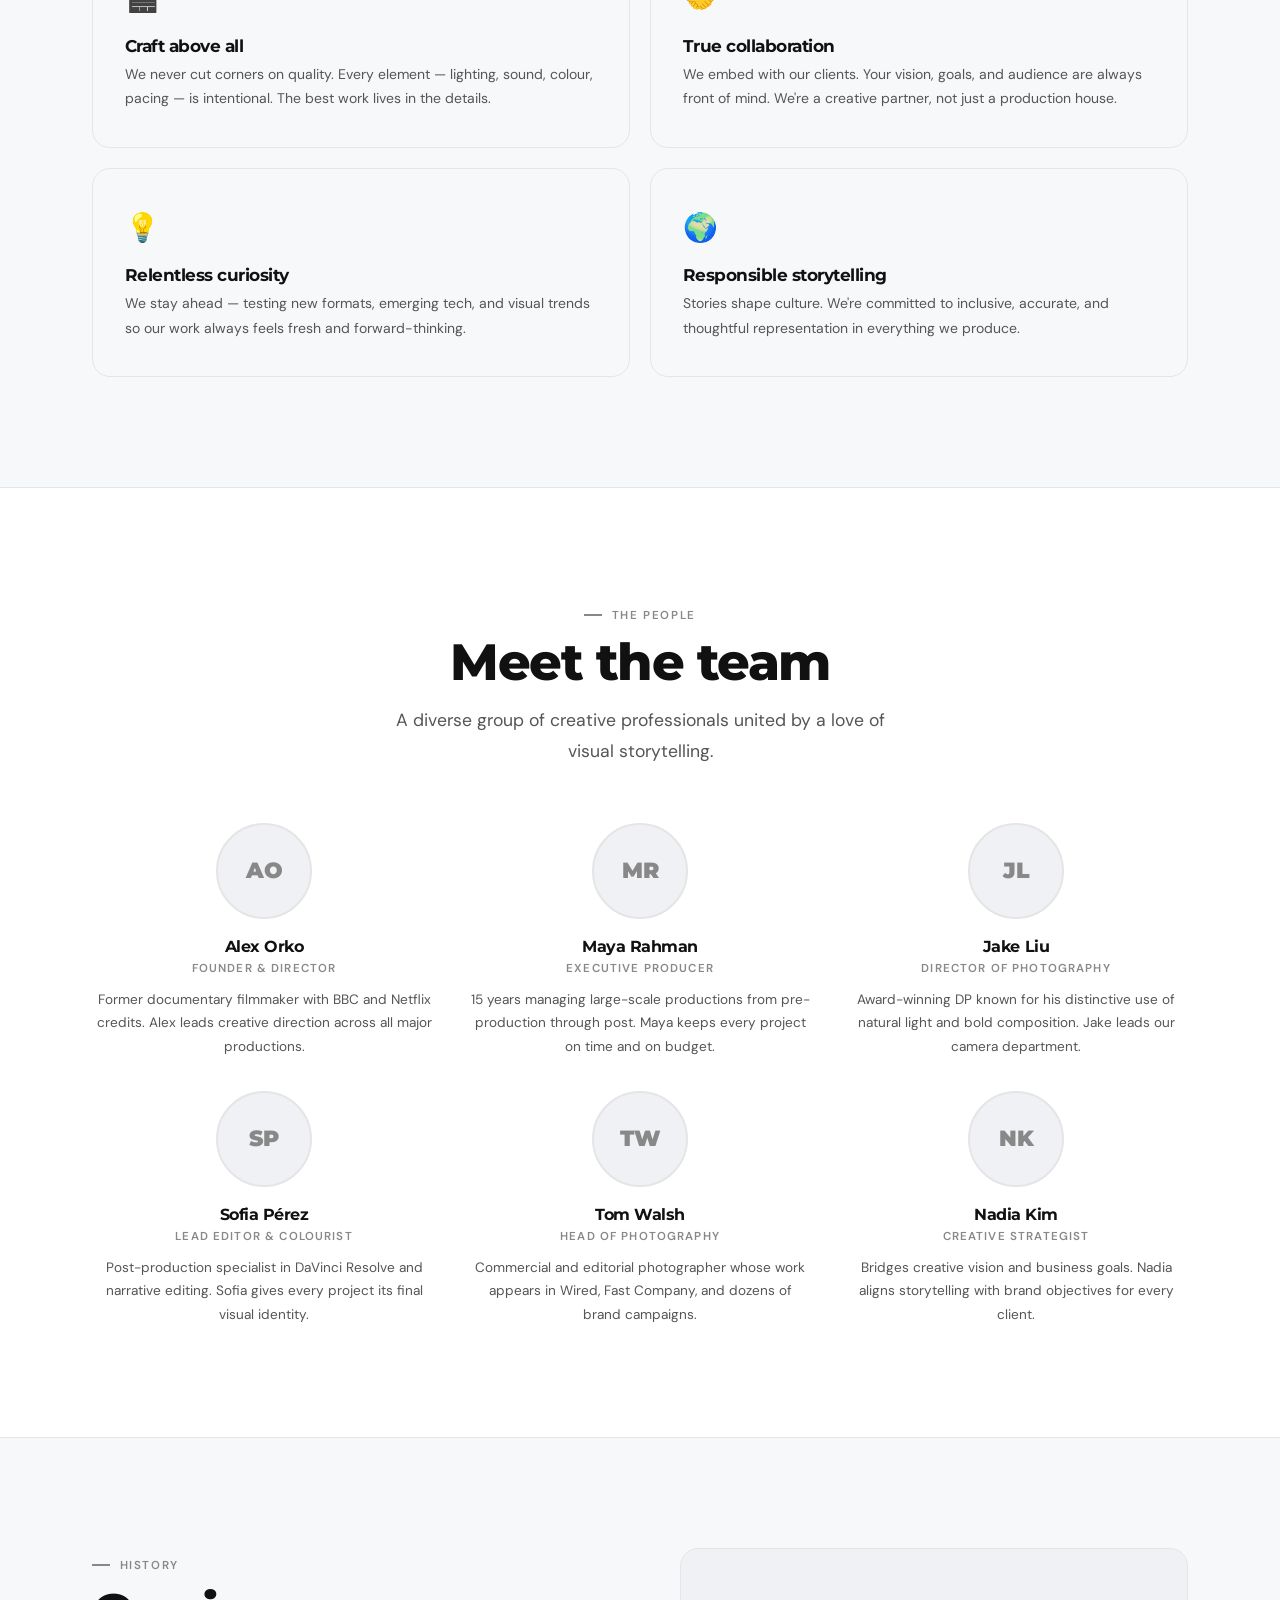
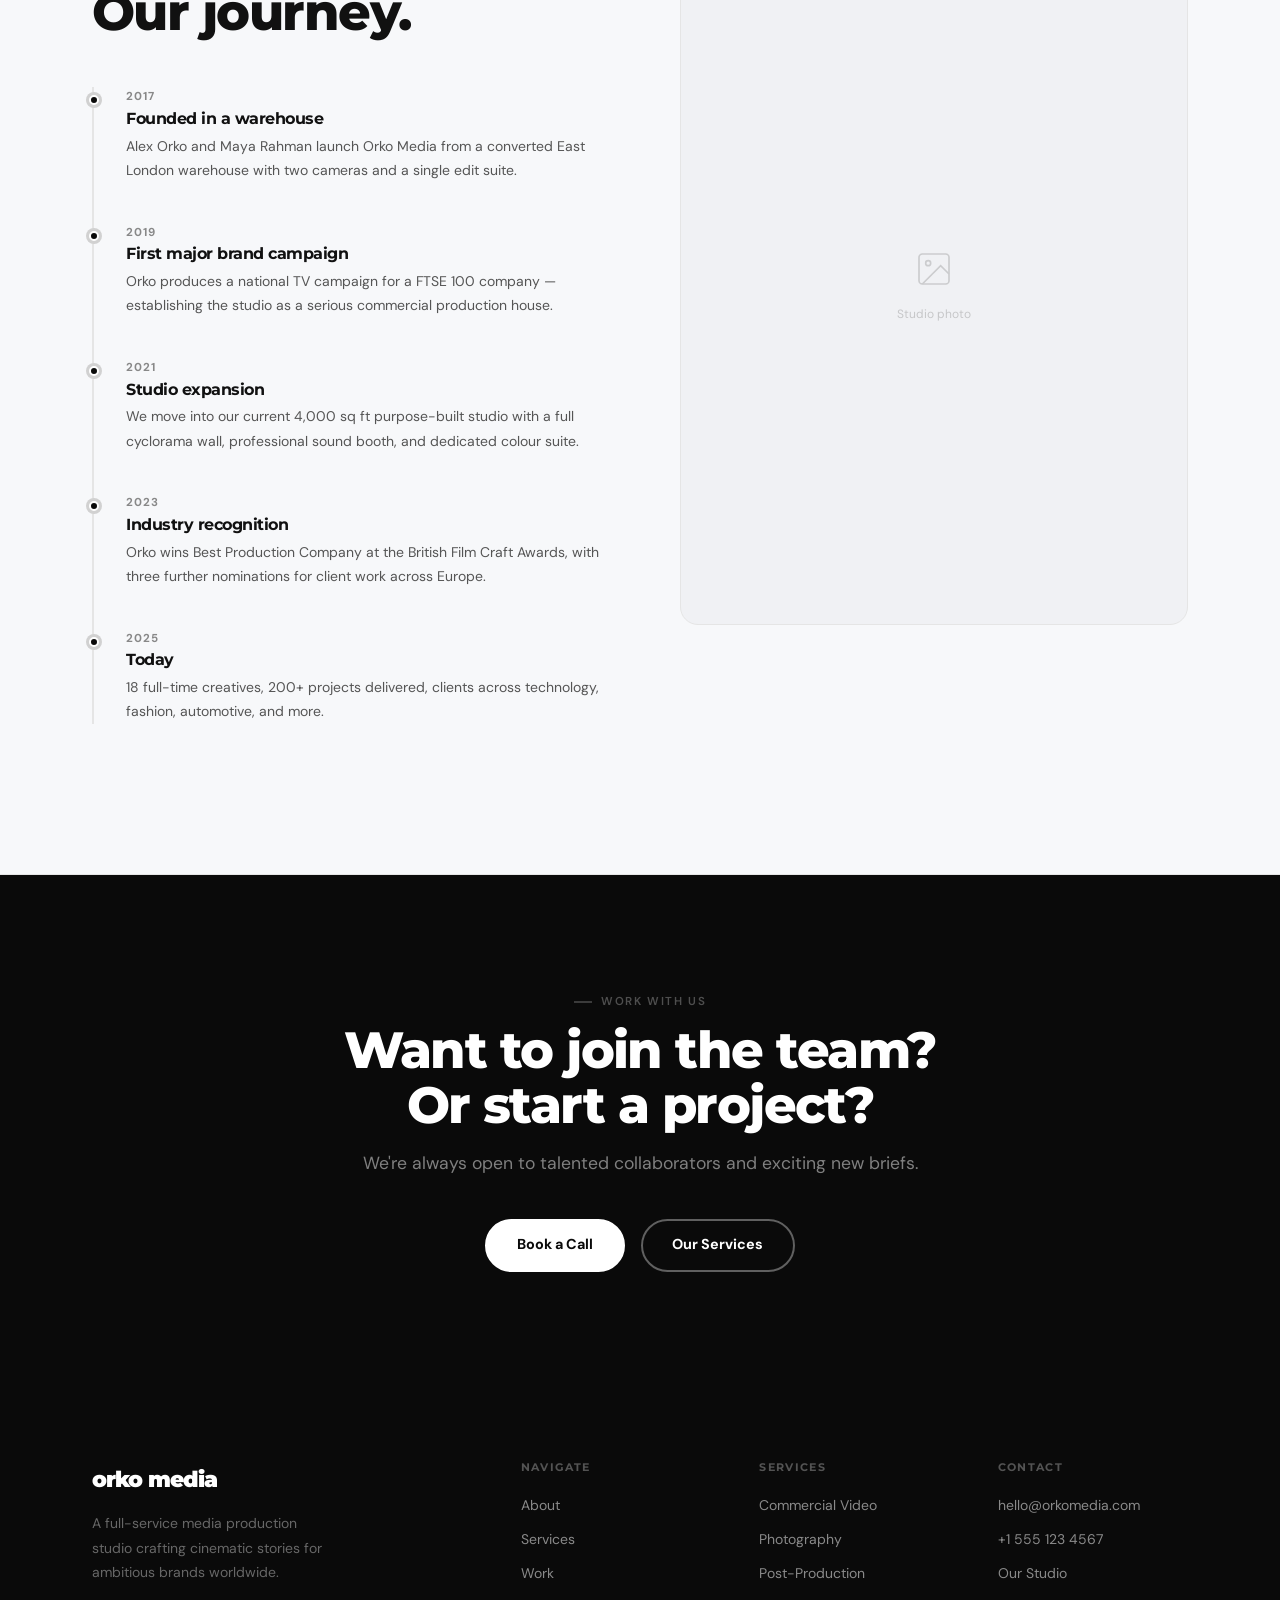
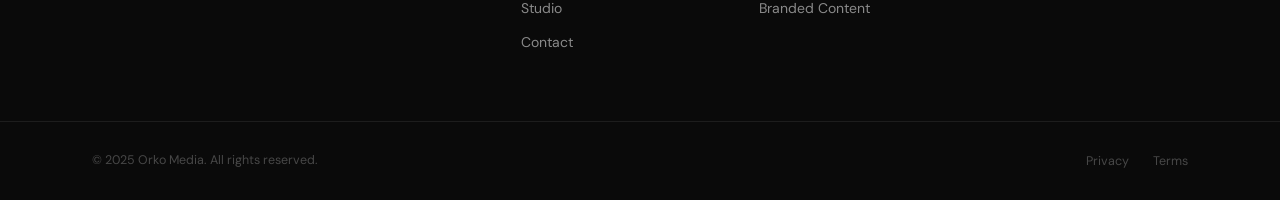
<file: orko-media/about.html>
<!DOCTYPE html>
<html lang="en">
<head>
  <meta charset="UTF-8"><meta name="viewport" content="width=device-width, initial-scale=1.0">
  <title>About — Orko Media</title>
  <meta name="description" content="Learn about Orko Media — our story, our team, and the values behind every frame.">
  <link rel="preconnect" href="https://fonts.googleapis.com">
  <link rel="preconnect" href="https://fonts.gstatic.com" crossorigin>
  <link href="https://fonts.googleapis.com/css2?family=Montserrat:wght@700;800;900&family=DM+Sans:wght@400;500;600;700&display=swap" rel="stylesheet">
  <link rel="stylesheet" href="css/style.css">
</head>
<body>

<nav class="nav">
  <div class="nav__inner">
    <a href="index.html" class="nav__logo"><span class="nav__logo-word">orko</span></a>
    <ul class="nav__links">
      <li><a href="index.html">Home</a></li><li><a href="about.html">About</a></li>
      <li><a href="services.html">Services</a></li><li><a href="portfolio.html">Work</a></li>
      <li><a href="studio.html">Studio</a></li><li><a href="contact.html">Contact</a></li>
    </ul>
    <a href="contact.html" class="nav__cta">Get in Touch <svg viewBox="0 0 14 14" fill="none" stroke="currentColor" stroke-width="2" style="width:13px;height:13px"><path d="M2 7h10M8 3l4 4-4 4"/></svg></a>
    <button class="nav__hamburger" aria-label="Toggle menu"><span></span><span></span><span></span></button>
  </div>
</nav>
<div class="nav__mobile">
  <a href="index.html">Home</a><a href="about.html">About</a><a href="services.html">Services</a>
  <a href="portfolio.html">Work</a><a href="studio.html">Studio</a><a href="contact.html">Contact</a>
  <a href="contact.html" class="btn btn--black" style="align-self:flex-start;margin-top:.5rem">Get in Touch</a>
</div>

<!-- HERO -->
<section class="page-hero">
  <div class="container">
    <span class="eyebrow">Our story</span>
    <h1>Built on passion.<br>Driven by craft.</h1>
    <p>A team of filmmakers, photographers, and storytellers united by one belief: exceptional media changes the way people see the world.</p>
  </div>
</section>

<!-- MISSION -->
<section class="section">
  <div class="container">
    <div style="display:grid;grid-template-columns:1fr 1fr;gap:5rem;align-items:center">
      <div class="fade-up">
        <span class="eyebrow">Our mission</span>
        <h2 style="margin:.65rem 0 1.25rem">Every frame<br>tells a story.</h2>
        <p style="margin-bottom:1.25rem">Founded in 2017, Orko Media began as a two-person passion project. Today, we operate a 4,000 sq ft production studio with 18 specialists dedicated to world-class media.</p>
        <p>We work with brands at every stage — from start-ups defining their visual identity to established organisations ready to evolve how they show up in the world.</p>
      </div>
      <div class="fade-up" style="background:var(--off);border:1px solid var(--border);border-radius:var(--r-lg);padding:3rem;display:flex;flex-direction:column;gap:2rem">
        <div>
          <div class="stat-box__num" data-counter data-target="8" data-suffix="+">0+</div>
          <div class="stat-box__lbl" style="margin-top:.4rem">Years of storytelling</div>
        </div>
        <hr class="rule">
        <div>
          <div class="stat-box__num" data-counter data-target="200" data-suffix="+">0+</div>
          <div class="stat-box__lbl" style="margin-top:.4rem">Projects delivered</div>
        </div>
        <hr class="rule">
        <div>
          <div class="stat-box__num" data-counter data-target="18">0</div>
          <div class="stat-box__lbl" style="margin-top:.4rem">Team members</div>
        </div>
      </div>
    </div>
  </div>
</section>

<!-- VALUES -->
<div class="band">
  <section class="section">
    <div class="container">
      <div class="sh sh--c">
        <span class="eyebrow">What we stand for</span>
        <h2 style="margin-top:.65rem">Our values</h2>
        <p>Principles that shape every decision, every project, every frame.</p>
      </div>
      <div class="values-grid">
        <div class="value-item fade-up"><div class="value-item__ic">🎬</div><h4>Craft above all</h4><p>We never cut corners on quality. Every element — lighting, sound, colour, pacing — is intentional. The best work lives in the details.</p></div>
        <div class="value-item fade-up"><div class="value-item__ic">🤝</div><h4>True collaboration</h4><p>We embed with our clients. Your vision, goals, and audience are always front of mind. We're a creative partner, not just a production house.</p></div>
        <div class="value-item fade-up"><div class="value-item__ic">💡</div><h4>Relentless curiosity</h4><p>We stay ahead — testing new formats, emerging tech, and visual trends so our work always feels fresh and forward-thinking.</p></div>
        <div class="value-item fade-up"><div class="value-item__ic">🌍</div><h4>Responsible storytelling</h4><p>Stories shape culture. We're committed to inclusive, accurate, and thoughtful representation in everything we produce.</p></div>
      </div>
    </div>
  </section>
</div>

<!-- TEAM -->
<section class="section">
  <div class="container">
    <div class="sh sh--c">
      <span class="eyebrow">The people</span>
      <h2 style="margin-top:.65rem">Meet the team</h2>
      <p>A diverse group of creative professionals united by a love of visual storytelling.</p>
    </div>
    <div class="team-grid">
      <div class="team-card fade-up"><div class="team-card__photo">AO</div><h4>Alex Orko</h4><div class="team-card__role">Founder &amp; Director</div><p>Former documentary filmmaker with BBC and Netflix credits. Alex leads creative direction across all major productions.</p></div>
      <div class="team-card fade-up"><div class="team-card__photo">MR</div><h4>Maya Rahman</h4><div class="team-card__role">Executive Producer</div><p>15 years managing large-scale productions from pre-production through post. Maya keeps every project on time and on budget.</p></div>
      <div class="team-card fade-up"><div class="team-card__photo">JL</div><h4>Jake Liu</h4><div class="team-card__role">Director of Photography</div><p>Award-winning DP known for his distinctive use of natural light and bold composition. Jake leads our camera department.</p></div>
      <div class="team-card fade-up"><div class="team-card__photo">SP</div><h4>Sofia Pérez</h4><div class="team-card__role">Lead Editor &amp; Colourist</div><p>Post-production specialist in DaVinci Resolve and narrative editing. Sofia gives every project its final visual identity.</p></div>
      <div class="team-card fade-up"><div class="team-card__photo">TW</div><h4>Tom Walsh</h4><div class="team-card__role">Head of Photography</div><p>Commercial and editorial photographer whose work appears in Wired, Fast Company, and dozens of brand campaigns.</p></div>
      <div class="team-card fade-up"><div class="team-card__photo">NK</div><h4>Nadia Kim</h4><div class="team-card__role">Creative Strategist</div><p>Bridges creative vision and business goals. Nadia aligns storytelling with brand objectives for every client.</p></div>
    </div>
  </div>
</section>

<!-- TIMELINE -->
<div class="band">
  <section class="section">
    <div class="container">
      <div style="display:grid;grid-template-columns:1fr 1fr;gap:5rem;align-items:start">
        <div>
          <span class="eyebrow">History</span>
          <h2 style="margin:.65rem 0 3rem">Our journey.</h2>
          <div class="timeline">
            <div class="tl-item fade-up"><div class="tl-item__yr">2017</div><h4>Founded in a warehouse</h4><p>Alex Orko and Maya Rahman launch Orko Media from a converted East London warehouse with two cameras and a single edit suite.</p></div>
            <div class="tl-item fade-up"><div class="tl-item__yr">2019</div><h4>First major brand campaign</h4><p>Orko produces a national TV campaign for a FTSE 100 company — establishing the studio as a serious commercial production house.</p></div>
            <div class="tl-item fade-up"><div class="tl-item__yr">2021</div><h4>Studio expansion</h4><p>We move into our current 4,000 sq ft purpose-built studio with a full cyclorama wall, professional sound booth, and dedicated colour suite.</p></div>
            <div class="tl-item fade-up"><div class="tl-item__yr">2023</div><h4>Industry recognition</h4><p>Orko wins Best Production Company at the British Film Craft Awards, with three further nominations for client work across Europe.</p></div>
            <div class="tl-item fade-up"><div class="tl-item__yr">2025</div><h4>Today</h4><p>18 full-time creatives, 200+ projects delivered, clients across technology, fashion, automotive, and more.</p></div>
          </div>
        </div>
        <div class="fade-up" style="display:flex;align-items:center;justify-content:center">
          <div style="background:var(--off2);border:1px solid var(--border);border-radius:var(--r-lg);aspect-ratio:3/4;width:100%;display:flex;align-items:center;justify-content:center;flex-direction:column;gap:1rem;color:var(--muted)">
            <svg width="40" height="40" viewBox="0 0 24 24" fill="none" stroke="currentColor" stroke-width="1" opacity=".35"><rect x="3" y="3" width="18" height="18" rx="2"/><circle cx="8.5" cy="8.5" r="1.5"/><path d="M21 15l-5-5L5 21"/></svg>
            <span style="font-size:.75rem;opacity:.4">Studio photo</span>
          </div>
        </div>
      </div>
    </div>
  </section>
</div>

<!-- CTA -->
<section class="cta-band">
  <div class="container">
    <span class="eyebrow">Work with us</span>
    <h2>Want to join the team?<br>Or start a project?</h2>
    <p>We're always open to talented collaborators and exciting new briefs.</p>
    <div style="display:flex;gap:1rem;justify-content:center;flex-wrap:wrap">
      <a href="https://cal.com/orkomedia/appel-decouverte" target="_blank" rel="noopener" class="btn btn--white">Book a Call</a>
      <a href="services.html" class="btn btn--white-out">Our Services</a>
    </div>
  </div>
</section>

<footer class="footer">
  <div class="footer__top"><div class="container"><div class="footer__grid">
    <div><div class="footer__logo">orko media</div><p class="footer__tagline">A full-service media production studio crafting cinematic stories for ambitious brands worldwide.</p></div>
    <div class="footer__col"><h5>Navigate</h5><a href="about.html">About</a><a href="services.html">Services</a><a href="portfolio.html">Work</a><a href="studio.html">Studio</a><a href="contact.html">Contact</a></div>
    <div class="footer__col"><h5>Services</h5><a href="services.html">Commercial Video</a><a href="services.html">Photography</a><a href="services.html">Post-Production</a><a href="services.html">Branded Content</a></div>
    <div class="footer__col"><h5>Contact</h5><a href="mailto:hello@orkomedia.com">hello@orkomedia.com</a><a href="tel:+15551234567">+1 555 123 4567</a><a href="studio.html">Our Studio</a></div>
  </div></div></div>
  <div class="container"><div class="footer__bottom"><p class="footer__copy">© 2025 Orko Media. All rights reserved.</p><div class="footer__legal"><a href="#">Privacy</a><a href="#">Terms</a></div></div></div>
</footer>
<script src="js/main.js"></script>
</body>
</html>
</file>
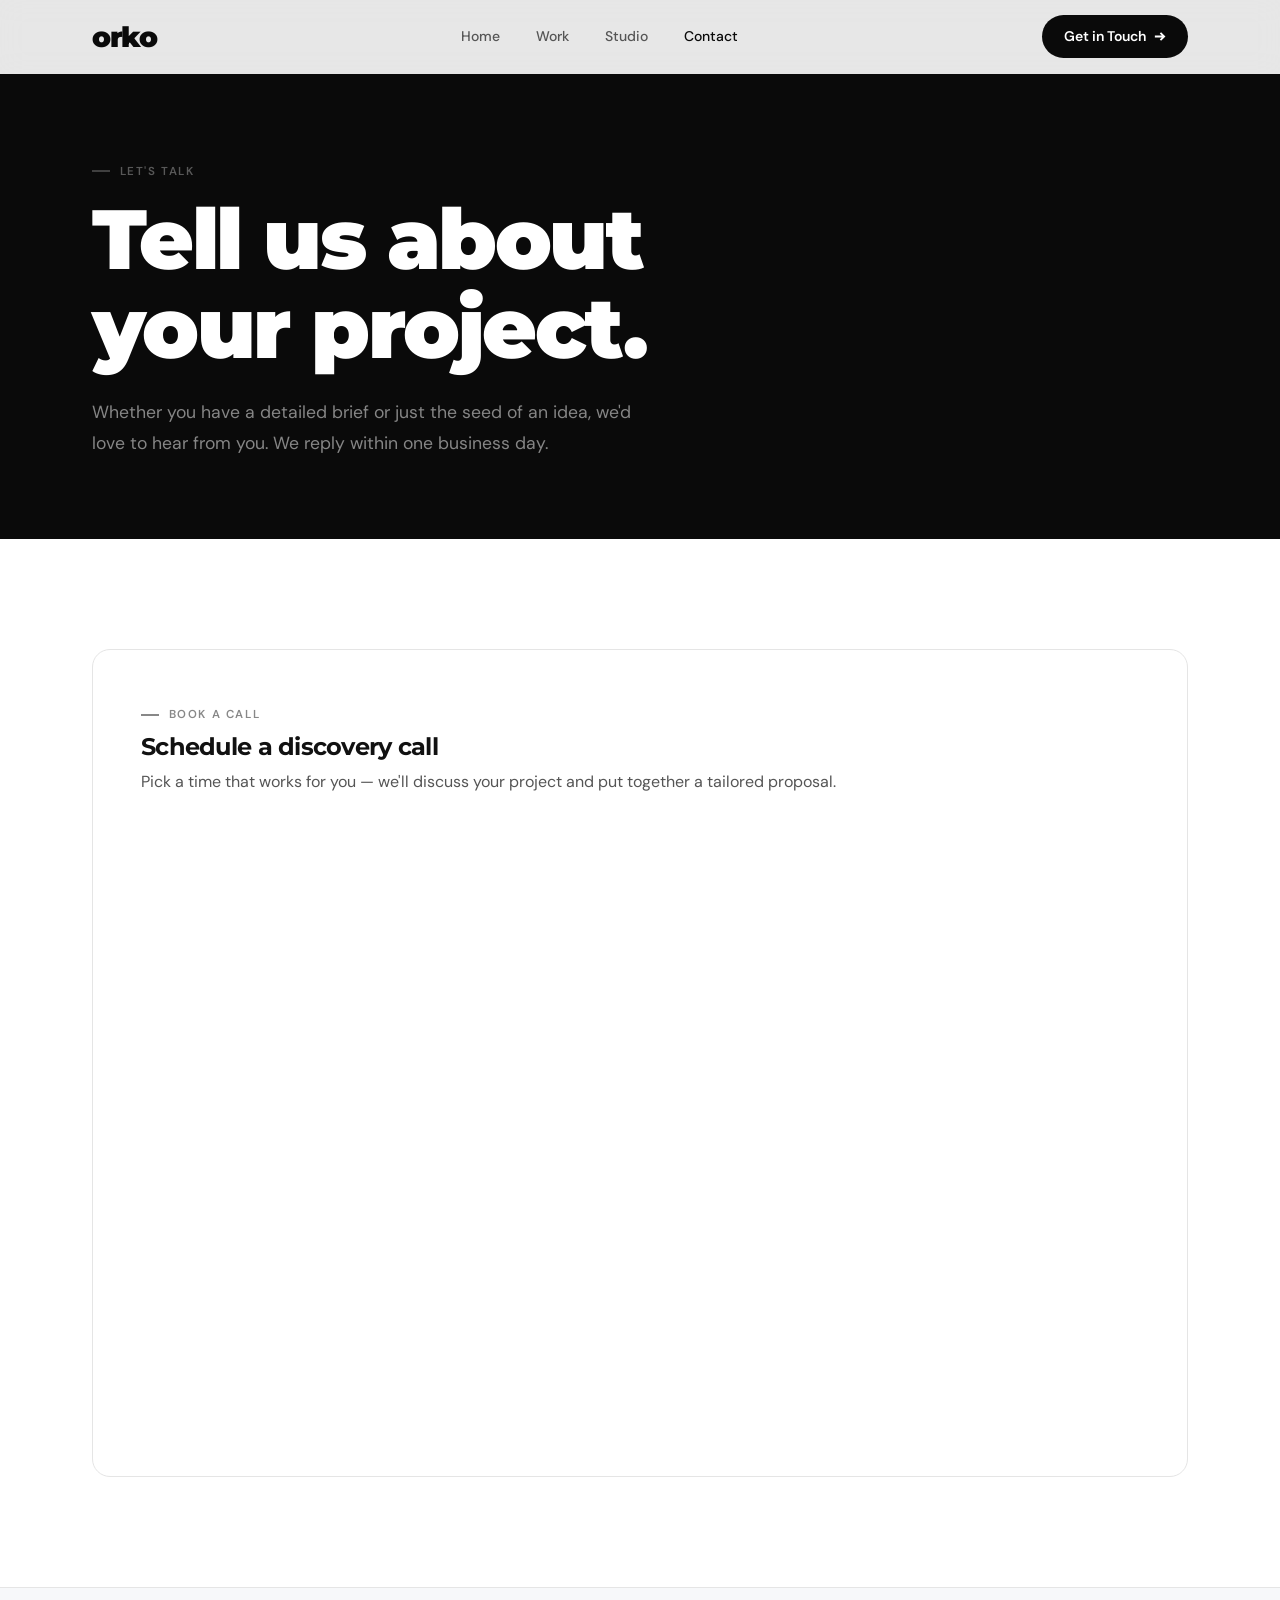
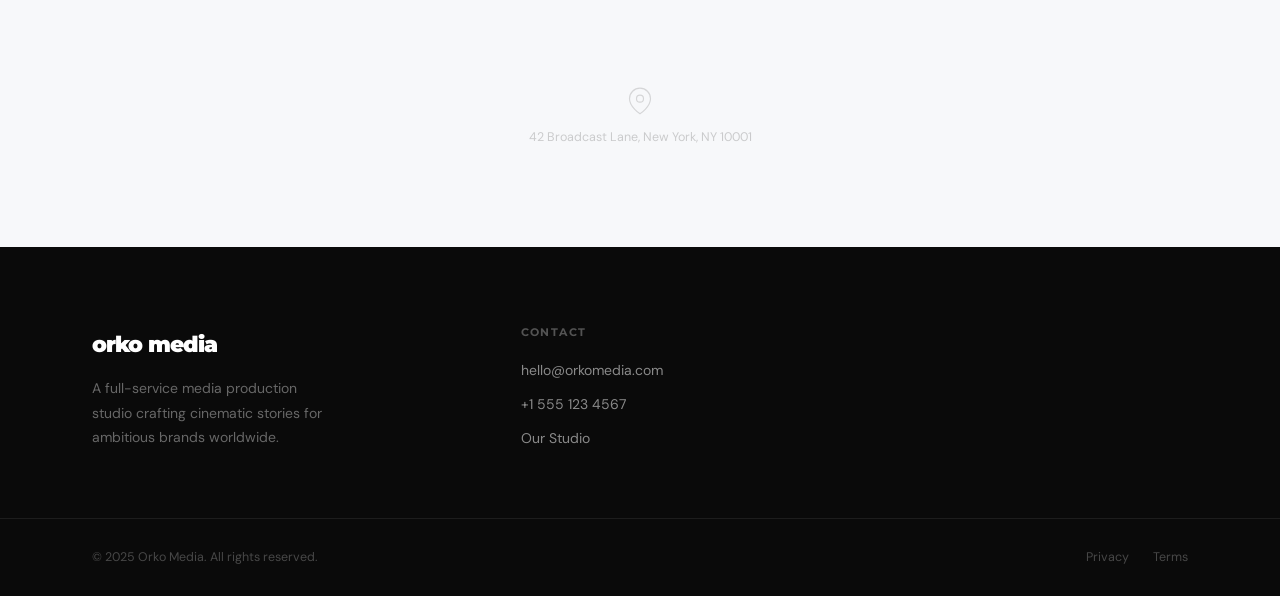
<file: orko-media/contact.html>
<!DOCTYPE html>
<html lang="en">
<head>
  <meta charset="UTF-8"><meta name="viewport" content="width=device-width, initial-scale=1.0">
  <title>Contact — Orko Media</title>
  <link rel="preconnect" href="https://fonts.googleapis.com"><link rel="preconnect" href="https://fonts.gstatic.com" crossorigin>
  <link href="https://fonts.googleapis.com/css2?family=Montserrat:wght@700;800;900&family=DM+Sans:wght@400;500;600;700&display=swap" rel="stylesheet">
  <link rel="stylesheet" href="css/style.css">
</head>
<body>

<nav class="nav"><div class="nav__inner">
  <a href="index.html" class="nav__logo"><span class="nav__logo-word">orko</span></a>
  <ul class="nav__links"><li><a href="index.html">Home</a></li><li><a href="portfolio.html">Work</a></li><li><a href="studio.html">Studio</a></li><li><a href="contact.html">Contact</a></li></ul>
  <a href="contact.html" class="nav__cta">Get in Touch <svg viewBox="0 0 14 14" fill="none" stroke="currentColor" stroke-width="2" style="width:13px;height:13px"><path d="M2 7h10M8 3l4 4-4 4"/></svg></a>
  <button class="nav__hamburger"><span></span><span></span><span></span></button>
</div></nav>
<div class="nav__mobile"><a href="index.html">Home</a><a href="portfolio.html">Work</a><a href="studio.html">Studio</a><a href="contact.html">Contact</a><a href="contact.html" class="btn btn--black" style="align-self:flex-start;margin-top:.5rem">Get in Touch</a></div>

<section class="page-hero">
  <div class="container">
    <span class="eyebrow">Let's talk</span>
    <h1>Tell us about<br>your project.</h1>
    <p>Whether you have a detailed brief or just the seed of an idea, we'd love to hear from you. We reply within one business day.</p>
  </div>
</section>

<section class="section">
  <div class="container">
    <div class="contact-grid" style="grid-template-columns:1fr">
      <!-- Cal.com booking -->
      <div class="contact-form fade-up">
        <span class="eyebrow">Book a call</span>
        <h3 style="margin:.65rem 0 .5rem">Schedule a discovery call</h3>
        <p style="margin-bottom:2rem">Pick a time that works for you — we'll discuss your project and put together a tailored proposal.</p>
        <!-- Cal inline embed -->
        <div style="min-height:600px;border-radius:var(--r-lg);overflow:hidden">
          <cal-inline
            namespace="appel-decouverte"
            style="width:100%;height:100%;min-height:600px;display:block"
            calLink="orkomedia/appel-decouverte"
            config='{"layout":"month_view"}'
          ></cal-inline>
        </div>
        <script type="text/javascript">
          (function (C, A, L) {
            let p = function (a, ar) { a.q.push(ar); };
            let d = C.document;
            C.Cal = C.Cal || function () { let cal = C.Cal; let ar = arguments; if (!cal.loaded) { cal.ns = {}; cal.q = cal.q || []; d.head.appendChild(d.createElement("script")).src = A; cal.loaded = true; } if (ar[0] === L) { const api = function () { p(api, arguments); }; const namespace = ar[1]; api.q = api.q || []; if (typeof namespace === "string") { cal.ns[namespace] = cal.ns[namespace] || api; p(cal.ns[namespace], ar); p(cal, ["initNamespace", namespace]); } else p(cal, ar); return; } p(cal, ar); };
          })(window, "https://app.cal.com/embed/embed.js", "init");
          Cal("init", "appel-decouverte", { origin: "https://cal.com" });
          Cal.ns["appel-decouverte"]("inline", {
            elementOrSelector: "cal-inline[namespace='appel-decouverte']",
            calLink: "orkomedia/appel-decouverte",
            layout: "month_view"
          });
          Cal.ns["appel-decouverte"]("ui", { hideEventTypeDetails: false, layout: "month_view" });
        </script>
      </div>
    </div>
  </div>
</section>

<!-- Map placeholder -->
<div style="background:var(--off);border-top:1px solid var(--border);height:260px;display:flex;align-items:center;justify-content:center;flex-direction:column;gap:.75rem;color:var(--muted)">
  <svg width="28" height="28" viewBox="0 0 24 24" fill="none" stroke="currentColor" stroke-width="1" opacity=".3"><path d="M21 10c0 7-9 13-9 13s-9-6-9-13a9 9 0 0 1 18 0z"/><circle cx="12" cy="10" r="3"/></svg>
  <span style="font-size:.78rem;opacity:.4">42 Broadcast Lane, New York, NY 10001</span>
</div>

<footer class="footer">
  <div class="footer__top"><div class="container"><div class="footer__grid">
    <div><div class="footer__logo">orko media</div><p class="footer__tagline">A full-service media production studio crafting cinematic stories for ambitious brands worldwide.</p></div>
    
    <div class="footer__col"><h5>Contact</h5><a href="mailto:hello@orkomedia.com">hello@orkomedia.com</a><a href="tel:+15551234567">+1 555 123 4567</a><a href="studio.html">Our Studio</a></div>
  </div></div></div>
  <div class="container"><div class="footer__bottom"><p class="footer__copy">© 2025 Orko Media. All rights reserved.</p><div class="footer__legal"><a href="#">Privacy</a><a href="#">Terms</a></div></div></div>
</footer>
<script src="js/main.js"></script>
</body>
</html>
</file>
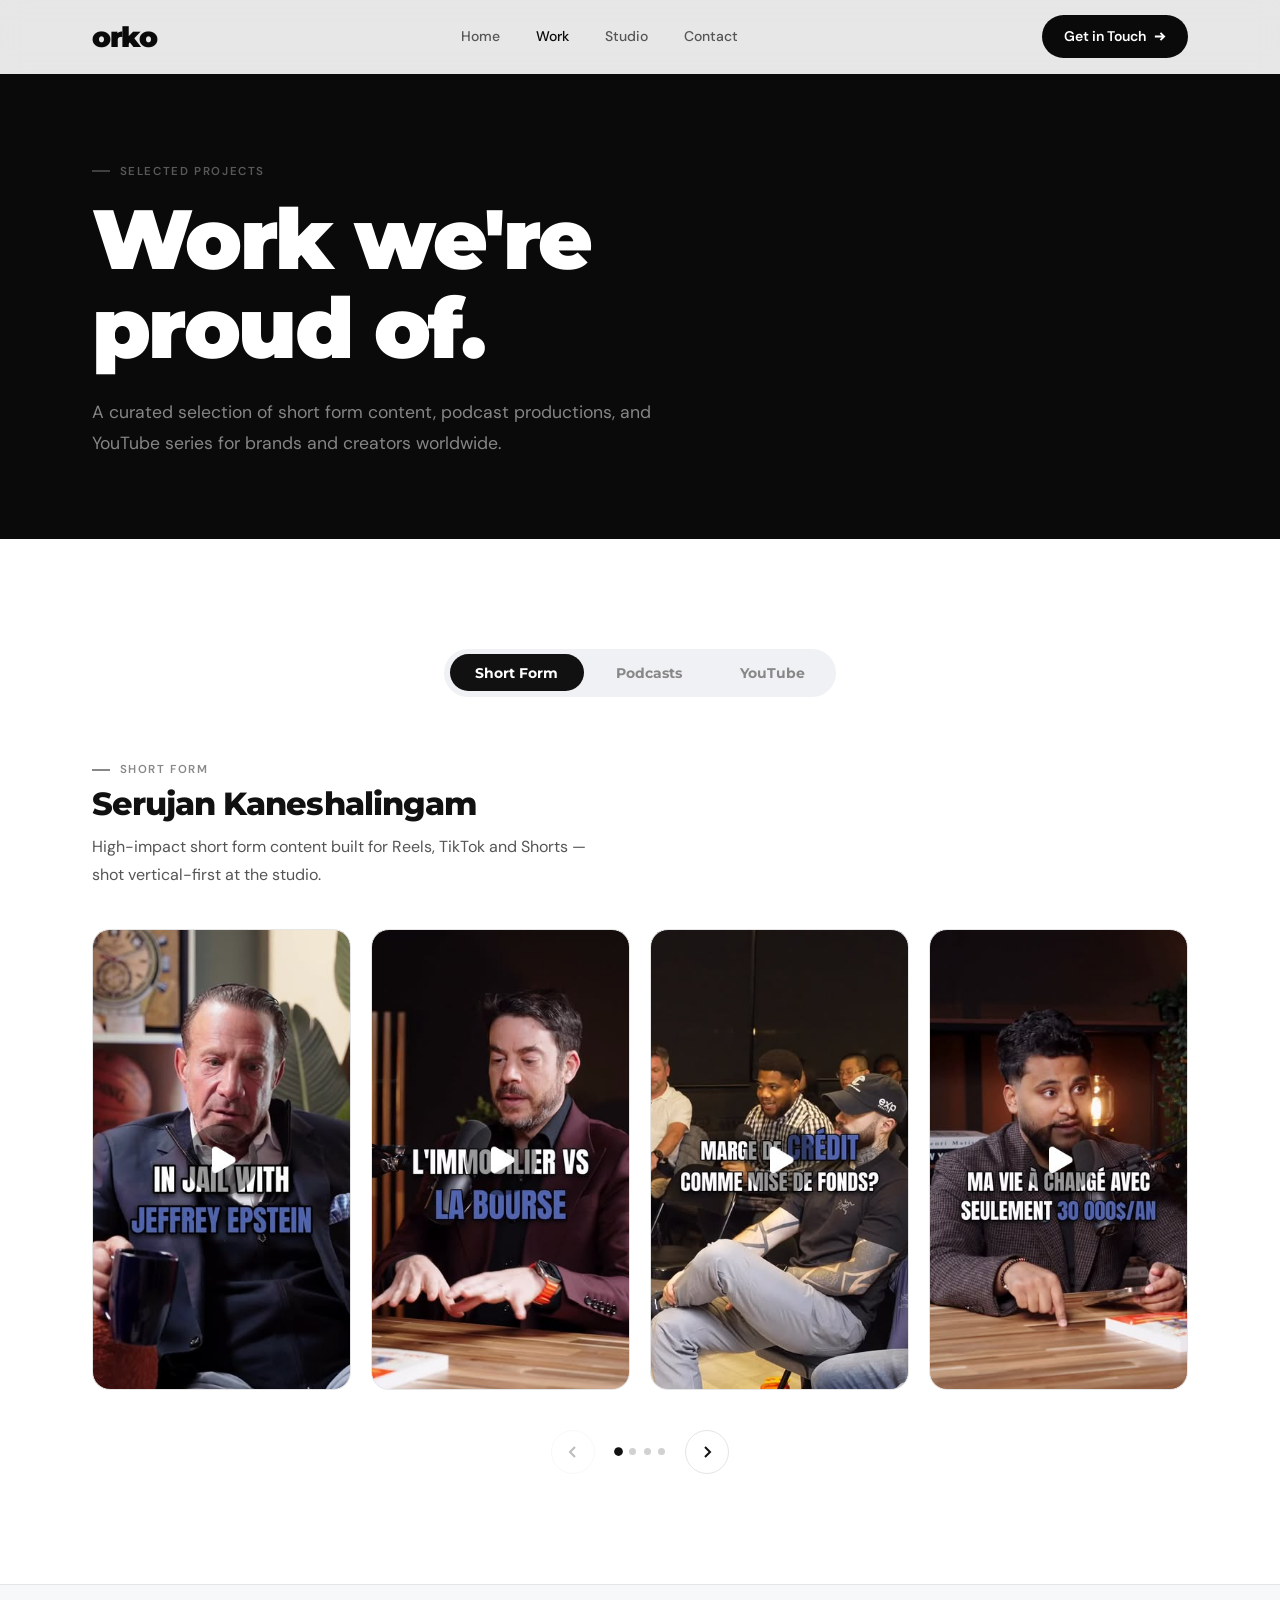
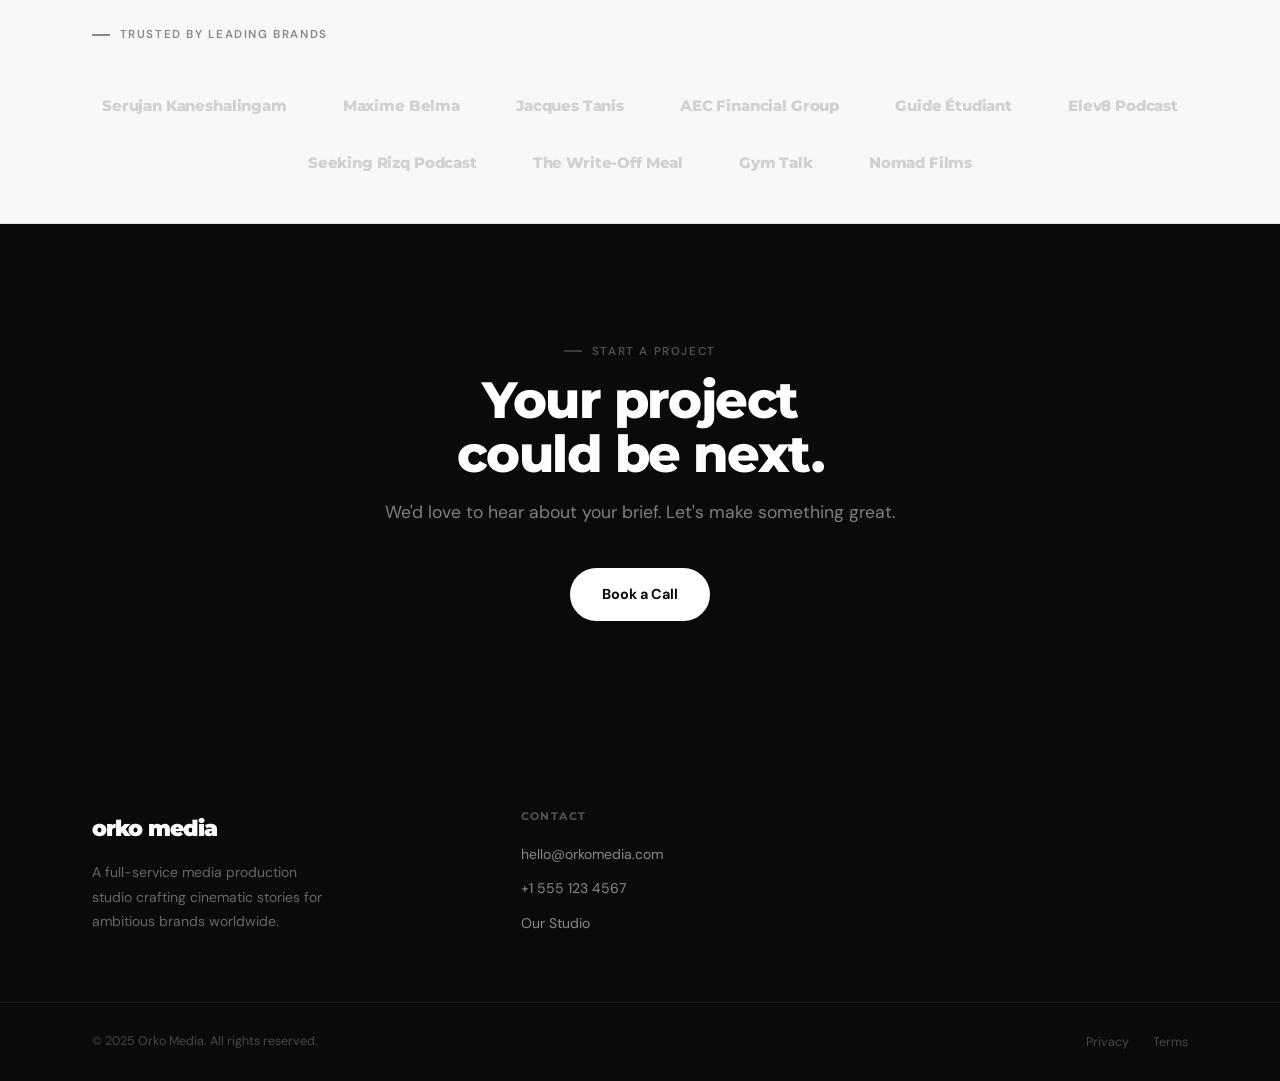
<file: orko-media/portfolio.html>
<!DOCTYPE html>
<html lang="en">
<head>
  <meta charset="UTF-8"><meta name="viewport" content="width=device-width, initial-scale=1.0">
  <title>Work — Orko Media</title>
  <link rel="preconnect" href="https://fonts.googleapis.com"><link rel="preconnect" href="https://fonts.gstatic.com" crossorigin>
  <link href="https://fonts.googleapis.com/css2?family=Montserrat:wght@700;800;900&family=DM+Sans:wght@400;500;600;700&display=swap" rel="stylesheet">
  <link rel="stylesheet" href="css/style.css">
  <style>
    /* Toggle tabs */
    .work-tabs {
      display: flex; gap: .4rem; justify-content: center;
      background: var(--off2); padding: .35rem;
      border-radius: var(--r-pill); width: fit-content;
      margin: 0 auto 3.5rem;
    }
    .work-tab {
      padding: .6rem 1.6rem; border-radius: var(--r-pill);
      border: none; background: transparent;
      font-family: var(--font-h); font-size: .9rem; font-weight: 700;
      color: var(--muted); cursor: pointer;
      transition: background var(--t), color var(--t);
    }
    .work-tab.active { background: var(--ink); color: var(--white); }

    /* Section visibility */
    .work-section { display: none; }
    .work-section.active { display: block; }

    /* Section heading */
    .work-section__hd { margin-bottom: 2.5rem; }
    .work-section__hd h2 { margin: .5rem 0 .75rem; font-size: 2rem; transition: opacity .18s ease; }
    .work-section__hd p { max-width: 520px; }

    /* Pages */
    .work-page { display: none; }
    .work-page.active { display: block; animation: fadeIn .25s ease; }
    @keyframes fadeIn { from { opacity: 0; transform: translateY(6px); } to { opacity: 1; transform: none; } }

    /* Portrait grid for short form */
    .port-grid--portrait { grid-template-columns: repeat(4, 1fr); }
    .port-item--portrait { aspect-ratio: 9/16; }

    /* YouTube / landscape thumbnail items */
    .port-item--yt { aspect-ratio: 16/9; }

    /* 2-column grid */
    .port-grid--2col { grid-template-columns: repeat(2, 1fr); }

    /* Embed items (TikTok / Instagram) */
    .port-item--embed { padding: 0; overflow: hidden; border: none; }
    .port-item--embed iframe { width: 100%; height: 100%; border: none; display: block; }

    /* Pagination */
    .work-pagination {
      display: flex; align-items: center; justify-content: center;
      gap: 1.25rem; margin-top: 2.5rem;
    }
    .work-pg-btn {
      width: 44px; height: 44px; border-radius: 50%;
      border: 1px solid var(--border); background: var(--white);
      cursor: pointer; display: flex; align-items: center; justify-content: center;
      transition: background var(--t), border-color var(--t), color var(--t);
      color: var(--ink);
    }
    .work-pg-btn:hover:not(:disabled) { background: var(--ink); border-color: var(--ink); color: #fff; }
    .work-pg-btn:disabled { opacity: .28; cursor: default; }
    .work-pg-btn svg { width: 16px; height: 16px; }
    .work-pg-dots { display: flex; gap: .45rem; align-items: center; }
    .work-pg-dot {
      width: 7px; height: 7px; border-radius: 50%;
      background: var(--border2); transition: background var(--t), transform var(--t);
      cursor: pointer; border: none; padding: 0;
    }
    .work-pg-dot.active { background: var(--ink); transform: scale(1.25); }

    @media (max-width: 900px) {
      .port-grid--portrait { grid-template-columns: repeat(2, 1fr); }
    }
    @media (max-width: 540px) {
      .work-tab { padding: .5rem 1rem; font-size: .8rem; }
      .port-grid--portrait { grid-template-columns: repeat(2, 1fr); }
    }
  </style>
</head>
<body>

<nav class="nav"><div class="nav__inner">
  <a href="index.html" class="nav__logo"><span class="nav__logo-word">orko</span></a>
  <ul class="nav__links"><li><a href="index.html">Home</a></li><li><a href="portfolio.html">Work</a></li><li><a href="studio.html">Studio</a></li><li><a href="contact.html">Contact</a></li></ul>
  <a href="contact.html" class="nav__cta">Get in Touch <svg viewBox="0 0 14 14" fill="none" stroke="currentColor" stroke-width="2" style="width:13px;height:13px"><path d="M2 7h10M8 3l4 4-4 4"/></svg></a>
  <button class="nav__hamburger"><span></span><span></span><span></span></button>
</div></nav>
<div class="nav__mobile"><a href="index.html">Home</a><a href="portfolio.html">Work</a><a href="studio.html">Studio</a><a href="contact.html">Contact</a><a href="contact.html" class="btn btn--black" style="align-self:flex-start;margin-top:.5rem">Get in Touch</a></div>

<section class="page-hero">
  <div class="container">
    <span class="eyebrow">Selected projects</span>
    <h1>Work we're<br>proud of.</h1>
    <p>A curated selection of short form content, podcast productions, and YouTube series for brands and creators worldwide.</p>
  </div>
</section>

<section class="section">
  <div class="container">

    <!-- Toggle tabs -->
    <div class="work-tabs">
      <button class="work-tab active" data-tab="short-form" onclick="switchTab('short-form')">Short Form</button>
      <button class="work-tab"        data-tab="podcasts"   onclick="switchTab('podcasts')">Podcasts</button>
      <button class="work-tab"        data-tab="youtube"    onclick="switchTab('youtube')">YouTube</button>
    </div>

    <!-- ── SHORT FORM ── -->
    <div class="work-section active" id="tab-short-form">
      <div class="work-section__hd">
        <span class="eyebrow">Short Form</span>
        <h2 id="hd-short-form">Serujan Kaneshalingam</h2>
        <p>High-impact short form content built for Reels, TikTok and Shorts — shot vertical-first at the studio.</p>
      </div>

      <!-- Page 1 -->
      <div class="work-page active" data-section="short-form" data-page="0" data-title="Serujan Kaneshalingam">
        <div class="port-grid port-grid--portrait">
          <a class="port-item port-item--portrait fade-up" href="https://www.instagram.com/reel/DUPRgCSjm3l/" target="_blank" rel="noopener" style="background-image:url('images/sk_reel1.jpg');background-size:cover;background-position:center;display:block;text-decoration:none"><div class="port-item__over"><h4>Serujan Kaneshalingam</h4><span class="tag">Short Form</span></div></a>
          <a class="port-item port-item--portrait fade-up" href="https://www.instagram.com/reel/DT86vnhAf79/" target="_blank" rel="noopener" style="background-image:url('images/sk_reel2.jpg');background-size:cover;background-position:center;display:block;text-decoration:none"><div class="port-item__over"><h4>Serujan Kaneshalingam</h4><span class="tag">Short Form</span></div></a>
          <a class="port-item port-item--portrait fade-up" href="https://www.instagram.com/reel/DSD_l4WD0I1/" target="_blank" rel="noopener" style="background-image:url('images/sk_reel3.jpg');background-size:cover;background-position:center;display:block;text-decoration:none"><div class="port-item__over"><h4>Serujan Kaneshalingam</h4><span class="tag">Short Form</span></div></a>
          <a class="port-item port-item--portrait fade-up" href="https://www.instagram.com/reel/DUZYHcxjhgQ/" target="_blank" rel="noopener" style="background-image:url('images/sk_reel4.jpg');background-size:cover;background-position:center;display:block;text-decoration:none"><div class="port-item__over"><h4>Serujan Kaneshalingam</h4><span class="tag">Short Form</span></div></a>
        </div>
      </div>

      <!-- Page 2 -->
      <div class="work-page" data-section="short-form" data-page="1" data-title="Maxime Belma">
        <div class="port-grid port-grid--portrait">
          <a class="port-item port-item--portrait fade-up" href="https://www.tiktok.com/@max_real_estate/video/7597256734960323861" target="_blank" rel="noopener" style="background-image:url('images/mb_reel1.jpg');background-size:cover;background-position:center;display:block;text-decoration:none"><div class="port-item__over"><h4>Maxime Belma</h4><span class="tag">Short Form</span></div></a>
          <a class="port-item port-item--portrait fade-up" href="https://www.tiktok.com/@max_real_estate/video/7593897412209446165" target="_blank" rel="noopener" style="background-image:url('images/mb_reel2.jpg');background-size:cover;background-position:center;display:block;text-decoration:none"><div class="port-item__over"><h4>Maxime Belma</h4><span class="tag">Short Form</span></div></a>
          <a class="port-item port-item--portrait fade-up" href="https://www.tiktok.com/@max_real_estate/video/7540708248177937671" target="_blank" rel="noopener" style="background-image:url('images/mb_reel3.jpg');background-size:cover;background-position:center;display:block;text-decoration:none"><div class="port-item__over"><h4>Maxime Belma</h4><span class="tag">Short Form</span></div></a>
          <a class="port-item port-item--portrait fade-up" href="https://www.tiktok.com/@max_real_estate/video/7574989901062475029" target="_blank" rel="noopener" style="background-image:url('images/mb_reel4.jpg');background-size:cover;background-position:center;display:block;text-decoration:none"><div class="port-item__over"><h4>Maxime Belma</h4><span class="tag">Short Form</span></div></a>
        </div>
      </div>

      <!-- Page 3 -->
      <div class="work-page" data-section="short-form" data-page="2" data-title="Jacques Tanis">
        <div class="port-grid port-grid--portrait">
          <a class="port-item port-item--portrait fade-up" href="https://www.tiktok.com/@jacques.tanis/video/7554889218623900929" target="_blank" rel="noopener" style="background-image:url('images/jt_reel1.jpg');background-size:cover;background-position:center;display:block;text-decoration:none"><div class="port-item__over"><h4>Jacques Tanis</h4><span class="tag">Short Form</span></div></a>
          <a class="port-item port-item--portrait fade-up" href="https://www.tiktok.com/@jacques.tanis/video/7548228320903679239" target="_blank" rel="noopener" style="background-image:url('images/jt_reel2.jpg');background-size:cover;background-position:center;display:block;text-decoration:none"><div class="port-item__over"><h4>Jacques Tanis</h4><span class="tag">Short Form</span></div></a>
          <a class="port-item port-item--portrait fade-up" href="https://www.tiktok.com/@jacques.tanis/video/7550852110594641173" target="_blank" rel="noopener" style="background-image:url('images/jt_reel3.jpg');background-size:cover;background-position:center;display:block;text-decoration:none"><div class="port-item__over"><h4>Jacques Tanis</h4><span class="tag">Short Form</span></div></a>
          <a class="port-item port-item--portrait fade-up" href="https://www.tiktok.com/@jacques.tanis/video/7499235807656414519" target="_blank" rel="noopener" style="background-image:url('images/jt_reel4.jpg');background-size:cover;background-position:center;display:block;text-decoration:none"><div class="port-item__over"><h4>Jacques Tanis</h4><span class="tag">Short Form</span></div></a>
        </div>
      </div>

      <!-- Page 4 -->
      <div class="work-page" data-section="short-form" data-page="3" data-title="AEC Financial Group">
        <div class="port-grid port-grid--portrait">
          <a class="port-item port-item--portrait fade-up" href="https://www.instagram.com/reel/DSKn5_qDuT8/" target="_blank" rel="noopener" style="background-image:url('images/aec_reel2.jpg');background-size:cover;background-position:center;display:block;text-decoration:none"><div class="port-item__over"><h4>AEC Financial Group</h4><span class="tag">Short Form</span></div></a>
          <a class="port-item port-item--portrait fade-up" href="https://www.instagram.com/reel/DJbwS9UxZV4/" target="_blank" rel="noopener" style="background-image:url('images/aec_reel1.jpg');background-size:cover;background-position:center;display:block;text-decoration:none"><div class="port-item__over"><h4>AEC Financial Group</h4><span class="tag">Short Form</span></div></a>
          <a class="port-item port-item--portrait fade-up" href="https://www.instagram.com/reel/DRKP7z4DRGj/" target="_blank" rel="noopener" style="background-image:url('images/aec_reel3.jpg');background-size:cover;background-position:center;display:block;text-decoration:none"><div class="port-item__over"><h4>AEC Financial Group</h4><span class="tag">Short Form</span></div></a>
          <a class="port-item port-item--portrait fade-up" href="https://www.instagram.com/reel/DKwuvEGxo90/" target="_blank" rel="noopener" style="background-image:url('images/aec_reel4.jpg');background-size:cover;background-position:center;display:block;text-decoration:none"><div class="port-item__over"><h4>AEC Financial Group</h4><span class="tag">Short Form</span></div></a>
        </div>
      </div>

      <div class="work-pagination">
        <button class="work-pg-btn" id="prev-short-form" onclick="changePage('short-form',-1)" disabled>
          <svg viewBox="0 0 16 16" fill="none" stroke="currentColor" stroke-width="2"><path d="M10 3L5 8l5 5"/></svg>
        </button>
        <div class="work-pg-dots" id="dots-short-form"></div>
        <button class="work-pg-btn" id="next-short-form" onclick="changePage('short-form',1)">
          <svg viewBox="0 0 16 16" fill="none" stroke="currentColor" stroke-width="2"><path d="M6 3l5 5-5 5"/></svg>
        </button>
      </div>
    </div>

    <!-- ── PODCASTS ── -->
    <div class="work-section" id="tab-podcasts">
      <div class="work-section__hd">
        <span class="eyebrow">Podcasts</span>
        <h2 id="hd-podcasts">Guide Étudiant</h2>
        <p>Full-production podcast shoots — multi-camera, professional audio, and colour-graded for every platform.</p>
      </div>

      <!-- Page 1 -->
      <div class="work-page active" data-section="podcasts" data-page="0" data-title="Guide Étudiant">
        <div class="port-grid port-grid--2col">
          <a class="port-item port-item--yt fade-up" href="https://youtu.be/DqWA0Bpr0gY" target="_blank" rel="noopener" style="background-image:url('images/ge_ep1.jpg');background-size:cover;background-position:center;display:block;text-decoration:none"><div class="port-item__over"><h4>Guide Étudiant</h4><span class="tag">Podcast</span></div></a>
          <a class="port-item port-item--yt fade-up" href="https://youtu.be/8tRN6a1evj0" target="_blank" rel="noopener" style="background-image:url('images/ge_ep2.jpg');background-size:cover;background-position:center;display:block;text-decoration:none"><div class="port-item__over"><h4>Guide Étudiant</h4><span class="tag">Podcast</span></div></a>
          <a class="port-item port-item--yt fade-up" href="https://youtu.be/6yLuRbK0qRI" target="_blank" rel="noopener" style="background-image:url('images/ge_ep3.jpg');background-size:cover;background-position:center;display:block;text-decoration:none"><div class="port-item__over"><h4>Guide Étudiant</h4><span class="tag">Podcast</span></div></a>
          <a class="port-item port-item--yt fade-up" href="https://youtu.be/SZYXLYfHNA4" target="_blank" rel="noopener" style="background-image:url('images/ge_ep4.jpg');background-size:cover;background-position:center;display:block;text-decoration:none"><div class="port-item__over"><h4>Guide Étudiant</h4><span class="tag">Podcast</span></div></a>
        </div>
      </div>

      <!-- Page 2 -->
      <div class="work-page" data-section="podcasts" data-page="1" data-title="Elev8 Podcast">
        <div class="port-grid port-grid--2col">
          <a class="port-item port-item--yt fade-up" href="https://youtu.be/oRRgzdFylGw" target="_blank" rel="noopener" style="background-image:url('images/elev8_ep1.jpg');background-size:cover;background-position:center;display:block;text-decoration:none"><div class="port-item__over"><h4>Elev8 Podcast</h4><span class="tag">Podcast</span></div></a>
          <a class="port-item port-item--yt fade-up" href="https://youtu.be/TNyeLW7vK8U" target="_blank" rel="noopener" style="background-image:url('images/elev8_ep2.jpg');background-size:cover;background-position:center;display:block;text-decoration:none"><div class="port-item__over"><h4>Elev8 Podcast</h4><span class="tag">Podcast</span></div></a>
          <a class="port-item port-item--yt fade-up" href="https://youtu.be/Ka1jA4m12R0" target="_blank" rel="noopener" style="background-image:url('images/elev8_ep3.jpg');background-size:cover;background-position:center;display:block;text-decoration:none"><div class="port-item__over"><h4>Elev8 Podcast</h4><span class="tag">Podcast</span></div></a>
          <a class="port-item port-item--yt fade-up" href="https://youtu.be/xhQKDckCMtQ" target="_blank" rel="noopener" style="background-image:url('images/elev8_ep4.jpg');background-size:cover;background-position:center;display:block;text-decoration:none"><div class="port-item__over"><h4>Elev8 Podcast</h4><span class="tag">Podcast</span></div></a>
        </div>
      </div>

      <!-- Page 3 -->
      <div class="work-page" data-section="podcasts" data-page="2" data-title="Seeking Rizq Podcast">
        <div class="port-grid port-grid--2col">
          <a class="port-item port-item--yt fade-up" href="https://youtu.be/RptO3IBB_NQ" target="_blank" rel="noopener" style="background-image:url('images/sr_ep1.jpg');background-size:cover;background-position:center;display:block;text-decoration:none"><div class="port-item__over"><h4>Seeking Rizq Podcast</h4><span class="tag">Podcast</span></div></a>
          <a class="port-item port-item--yt fade-up" href="https://youtu.be/49KtzLXORUA" target="_blank" rel="noopener" style="background-image:url('images/sr_ep2.jpg');background-size:cover;background-position:center;display:block;text-decoration:none"><div class="port-item__over"><h4>Seeking Rizq Podcast</h4><span class="tag">Podcast</span></div></a>
          <a class="port-item port-item--yt fade-up" href="https://youtu.be/vJrL9juuxGU" target="_blank" rel="noopener" style="background-image:url('images/sr_ep3.jpg');background-size:cover;background-position:center;display:block;text-decoration:none"><div class="port-item__over"><h4>Seeking Rizq Podcast</h4><span class="tag">Podcast</span></div></a>
          <a class="port-item port-item--yt fade-up" href="https://youtu.be/VTycSKrLXGo" target="_blank" rel="noopener" style="background-image:url('images/sr_ep4.jpg');background-size:cover;background-position:center;display:block;text-decoration:none"><div class="port-item__over"><h4>Seeking Rizq Podcast</h4><span class="tag">Podcast</span></div></a>
        </div>
      </div>

      <!-- Page 4 -->
      <div class="work-page" data-section="podcasts" data-page="3" data-title="The Write-Off Meal">
        <div class="port-grid port-grid--2col">
          <a class="port-item port-item--yt fade-up" href="https://youtu.be/aRiFioarkm4" target="_blank" rel="noopener" style="background-image:url('images/wom_ep1.jpg');background-size:cover;background-position:center;display:block;text-decoration:none"><div class="port-item__over"><h4>The Write-Off Meal</h4><span class="tag">Podcast</span></div></a>
          <a class="port-item port-item--yt fade-up" href="https://youtu.be/wCp930S5lsU" target="_blank" rel="noopener" style="background-image:url('images/wom_ep2.jpg');background-size:cover;background-position:center;display:block;text-decoration:none"><div class="port-item__over"><h4>The Write-Off Meal</h4><span class="tag">Podcast</span></div></a>
          <a class="port-item port-item--yt fade-up" href="https://youtu.be/ANWsea_BWRc" target="_blank" rel="noopener" style="background-image:url('images/wom_ep3.jpg');background-size:cover;background-position:center;display:block;text-decoration:none"><div class="port-item__over"><h4>The Write-Off Meal</h4><span class="tag">Podcast</span></div></a>
          <a class="port-item port-item--yt fade-up" href="https://youtu.be/dDpm4XAD2bY" target="_blank" rel="noopener" style="background-image:url('images/wom_ep4.jpg');background-size:cover;background-position:center;display:block;text-decoration:none"><div class="port-item__over"><h4>The Write-Off Meal</h4><span class="tag">Podcast</span></div></a>
        </div>
      </div>

      <div class="work-pagination">
        <button class="work-pg-btn" id="prev-podcasts" onclick="changePage('podcasts',-1)" disabled>
          <svg viewBox="0 0 16 16" fill="none" stroke="currentColor" stroke-width="2"><path d="M10 3L5 8l5 5"/></svg>
        </button>
        <div class="work-pg-dots" id="dots-podcasts"></div>
        <button class="work-pg-btn" id="next-podcasts" onclick="changePage('podcasts',1)">
          <svg viewBox="0 0 16 16" fill="none" stroke="currentColor" stroke-width="2"><path d="M6 3l5 5-5 5"/></svg>
        </button>
      </div>
    </div>

    <!-- ── YOUTUBE ── -->
    <div class="work-section" id="tab-youtube">
      <div class="work-section__hd">
        <span class="eyebrow">YouTube</span>
        <h2 id="hd-youtube">Gym Talk</h2>
        <p>Cinematic YouTube productions — from talking-head series to mini-documentaries — that grow channels and build brands.</p>
      </div>

      <!-- Page 1 -->
      <div class="work-page active" data-section="youtube" data-page="0" data-title="Gym Talk">
        <div class="port-grid port-grid--2col">
          <a class="port-item port-item--yt fade-up" href="https://youtu.be/o4CVWkbrlTc" target="_blank" rel="noopener" style="background-image:url('images/gt_ep1.jpg');background-size:cover;background-position:center;display:block;text-decoration:none"><div class="port-item__over"><h4>Gym Talk</h4><span class="tag">YouTube</span></div></a>
          <a class="port-item port-item--yt fade-up" href="https://youtu.be/dmzzNeofL48" target="_blank" rel="noopener" style="background-image:url('images/gt_ep2.jpg');background-size:cover;background-position:center;display:block;text-decoration:none"><div class="port-item__over"><h4>Gym Talk</h4><span class="tag">YouTube</span></div></a>
          <a class="port-item port-item--yt fade-up" href="https://youtu.be/Eah7PcfuXkM" target="_blank" rel="noopener" style="background-image:url('images/gt_ep3.jpg');background-size:cover;background-position:center;display:block;text-decoration:none"><div class="port-item__over"><h4>Gym Talk</h4><span class="tag">YouTube</span></div></a>
          <a class="port-item port-item--yt fade-up" href="https://youtu.be/0hgmPdQZMCs" target="_blank" rel="noopener" style="background-image:url('images/gt_ep4.jpg');background-size:cover;background-position:center;display:block;text-decoration:none"><div class="port-item__over"><h4>Gym Talk</h4><span class="tag">YouTube</span></div></a>
        </div>
      </div>

      <!-- Page 2 -->
      <div class="work-page" data-section="youtube" data-page="1" data-title="Serujan Kaneshalingam">
        <div class="port-grid port-grid--2col">
          <a class="port-item port-item--yt fade-up" href="https://youtu.be/S41xXbJydUU" target="_blank" rel="noopener" style="background-image:url('images/sk_yt1.jpg');background-size:cover;background-position:center;display:block;text-decoration:none"><div class="port-item__over"><h4>Serujan Kaneshalingam</h4><span class="tag">YouTube</span></div></a>
          <a class="port-item port-item--yt fade-up" href="https://youtu.be/sJ5OcD7ajCk" target="_blank" rel="noopener" style="background-image:url('images/sk_yt2.jpg');background-size:cover;background-position:center;display:block;text-decoration:none"><div class="port-item__over"><h4>Serujan Kaneshalingam</h4><span class="tag">YouTube</span></div></a>
          <a class="port-item port-item--yt fade-up" href="https://youtu.be/NtN7bts-O-M" target="_blank" rel="noopener" style="background-image:url('images/sk_yt3.jpg');background-size:cover;background-position:center;display:block;text-decoration:none"><div class="port-item__over"><h4>Serujan Kaneshalingam</h4><span class="tag">YouTube</span></div></a>
          <a class="port-item port-item--yt fade-up" href="https://youtu.be/3F4kNz95O3s" target="_blank" rel="noopener" style="background-image:url('images/sk_yt4.jpg');background-size:cover;background-position:center;display:block;text-decoration:none"><div class="port-item__over"><h4>Serujan Kaneshalingam</h4><span class="tag">YouTube</span></div></a>
        </div>
      </div>

      <!-- Page 3 -->
      <div class="work-page" data-section="youtube" data-page="2" data-title="Nomad Films">
        <div class="port-grid">
          <div class="port-item fade-up"><div class="port-item__ph"><svg viewBox="0 0 24 24" fill="none" stroke="currentColor" stroke-width="1"><rect x="2" y="3" width="20" height="14" rx="2"/><path d="M8 21h8M12 17v4"/></svg><span>Solaris Brand Film</span></div><div class="port-item__over"><h4>Solaris Brand Documentary</h4><span class="tag">YouTube</span></div></div>
          <div class="port-item fade-up"><div class="port-item__ph"><svg viewBox="0 0 24 24" fill="none" stroke="currentColor" stroke-width="1"><polygon points="23 7 16 12 23 17 23 7"/><rect x="1" y="5" width="15" height="14" rx="2"/></svg><span>Nomad Travel Series</span></div><div class="port-item__over"><h4>Nomad Travel Series</h4><span class="tag">YouTube</span></div></div>
          <div class="port-item fade-up"><div class="port-item__ph"><svg viewBox="0 0 24 24" fill="none" stroke="currentColor" stroke-width="1"><circle cx="12" cy="12" r="10"/><polygon points="10 8 16 12 10 16 10 8"/></svg><span>Forge Mini-Doc</span></div><div class="port-item__over"><h4>Forge Mini-Documentary</h4><span class="tag">YouTube</span></div></div>
        </div>
      </div>

      <!-- Page 4 -->
      <div class="work-page" data-section="youtube" data-page="3">
        <div class="port-grid">
          <div class="port-item fade-up"><div class="port-item__ph"><svg viewBox="0 0 24 24" fill="none" stroke="currentColor" stroke-width="1"><rect x="2" y="3" width="20" height="14" rx="2"/><path d="M8 21h8M12 17v4"/></svg><span>Apex CEO Vlog</span></div><div class="port-item__over"><h4>Apex CEO Vlog Series</h4><span class="tag">YouTube</span></div></div>
          <div class="port-item fade-up"><div class="port-item__ph"><svg viewBox="0 0 24 24" fill="none" stroke="currentColor" stroke-width="1"><polygon points="23 7 16 12 23 17 23 7"/><rect x="1" y="5" width="15" height="14" rx="2"/></svg><span>Crest Behind the Brand</span></div><div class="port-item__over"><h4>Crest Behind the Brand</h4><span class="tag">YouTube</span></div></div>
          <div class="port-item fade-up"><div class="port-item__ph"><svg viewBox="0 0 24 24" fill="none" stroke="currentColor" stroke-width="1"><circle cx="12" cy="12" r="10"/><polygon points="10 8 16 12 10 16 10 8"/></svg><span>Vertigo Deep Dive</span></div><div class="port-item__over"><h4>Vertigo Product Deep Dive</h4><span class="tag">YouTube</span></div></div>
        </div>
      </div>

      <div class="work-pagination">
        <button class="work-pg-btn" id="prev-youtube" onclick="changePage('youtube',-1)" disabled>
          <svg viewBox="0 0 16 16" fill="none" stroke="currentColor" stroke-width="2"><path d="M10 3L5 8l5 5"/></svg>
        </button>
        <div class="work-pg-dots" id="dots-youtube"></div>
        <button class="work-pg-btn" id="next-youtube" onclick="changePage('youtube',1)">
          <svg viewBox="0 0 16 16" fill="none" stroke="currentColor" stroke-width="2"><path d="M6 3l5 5-5 5"/></svg>
        </button>
      </div>
    </div>

  </div>
</section>

<!-- CLIENTS -->
<div class="band">
  <div class="container">
    <p class="eyebrow" style="padding-top:2.5rem">Trusted by leading brands</p>
    <div class="clients-strip"><span>Serujan Kaneshalingam</span><span>Maxime Belma</span><span>Jacques Tanis</span><span>AEC Financial Group</span><span>Guide Étudiant</span><span>Elev8 Podcast</span><span>Seeking Rizq Podcast</span><span>The Write-Off Meal</span><span>Gym Talk</span><span>Nomad Films</span></div>
  </div>
</div>

<section class="cta-band">
  <div class="container">
    <span class="eyebrow">Start a project</span>
    <h2>Your project<br>could be next.</h2>
    <p>We'd love to hear about your brief. Let's make something great.</p>
    <div style="display:flex;gap:1rem;justify-content:center;flex-wrap:wrap">
      <a href="https://cal.com/orkomedia/appel-decouverte" target="_blank" rel="noopener" class="btn btn--white">Book a Call</a>
      
    </div>
  </div>
</section>

<footer class="footer">
  <div class="footer__top"><div class="container"><div class="footer__grid">
    <div><div class="footer__logo">orko media</div><p class="footer__tagline">A full-service media production studio crafting cinematic stories for ambitious brands worldwide.</p></div>
    
    <div class="footer__col"><h5>Contact</h5><a href="mailto:hello@orkomedia.com">hello@orkomedia.com</a><a href="tel:+15551234567">+1 555 123 4567</a><a href="studio.html">Our Studio</a></div>
  </div></div></div>
  <div class="container"><div class="footer__bottom"><p class="footer__copy">© 2025 Orko Media. All rights reserved.</p><div class="footer__legal"><a href="#">Privacy</a><a href="#">Terms</a></div></div></div>
</footer>
<script src="js/main.js"></script>
<script>
var _pages = { 'short-form': 0, 'podcasts': 0, 'youtube': 0 };

function buildDots(section) {
  var total = document.querySelectorAll('.work-page[data-section="' + section + '"]').length;
  var wrap  = document.getElementById('dots-' + section);
  wrap.innerHTML = '';
  for (var i = 0; i < total; i++) {
    var btn = document.createElement('button');
    btn.className = 'work-pg-dot' + (i === 0 ? ' active' : '');
    btn.setAttribute('data-i', i);
    btn.setAttribute('data-s', section);
    btn.onclick = (function(s, idx){ return function(){ goToPage(s, idx); }; })(section, i);
    wrap.appendChild(btn);
  }
}

function goToPage(section, idx) {
  var pages = document.querySelectorAll('.work-page[data-section="' + section + '"]');
  var total = pages.length;
  idx = Math.max(0, Math.min(total - 1, idx));
  _pages[section] = idx;
  pages.forEach(function(p, i) { p.classList.toggle('active', i === idx); });
  var title = pages[idx].dataset.title;
  if (title) { var hd = document.getElementById('hd-' + section); if (hd) hd.textContent = title; }
  document.getElementById('prev-' + section).disabled = idx === 0;
  document.getElementById('next-' + section).disabled = idx === total - 1;
  document.querySelectorAll('#dots-' + section + ' .work-pg-dot').forEach(function(d, i) {
    d.classList.toggle('active', i === idx);
  });
}

function changePage(section, dir) {
  goToPage(section, _pages[section] + dir);
}

function switchTab(tab) {
  document.querySelectorAll('.work-tab').forEach(function(b) {
    b.classList.toggle('active', b.dataset.tab === tab);
  });
  document.querySelectorAll('.work-section').forEach(function(s) {
    s.classList.toggle('active', s.id === 'tab-' + tab);
  });
}

// Init dots
['short-form', 'podcasts', 'youtube'].forEach(buildDots);
</script>
</body>
</html>
</file>
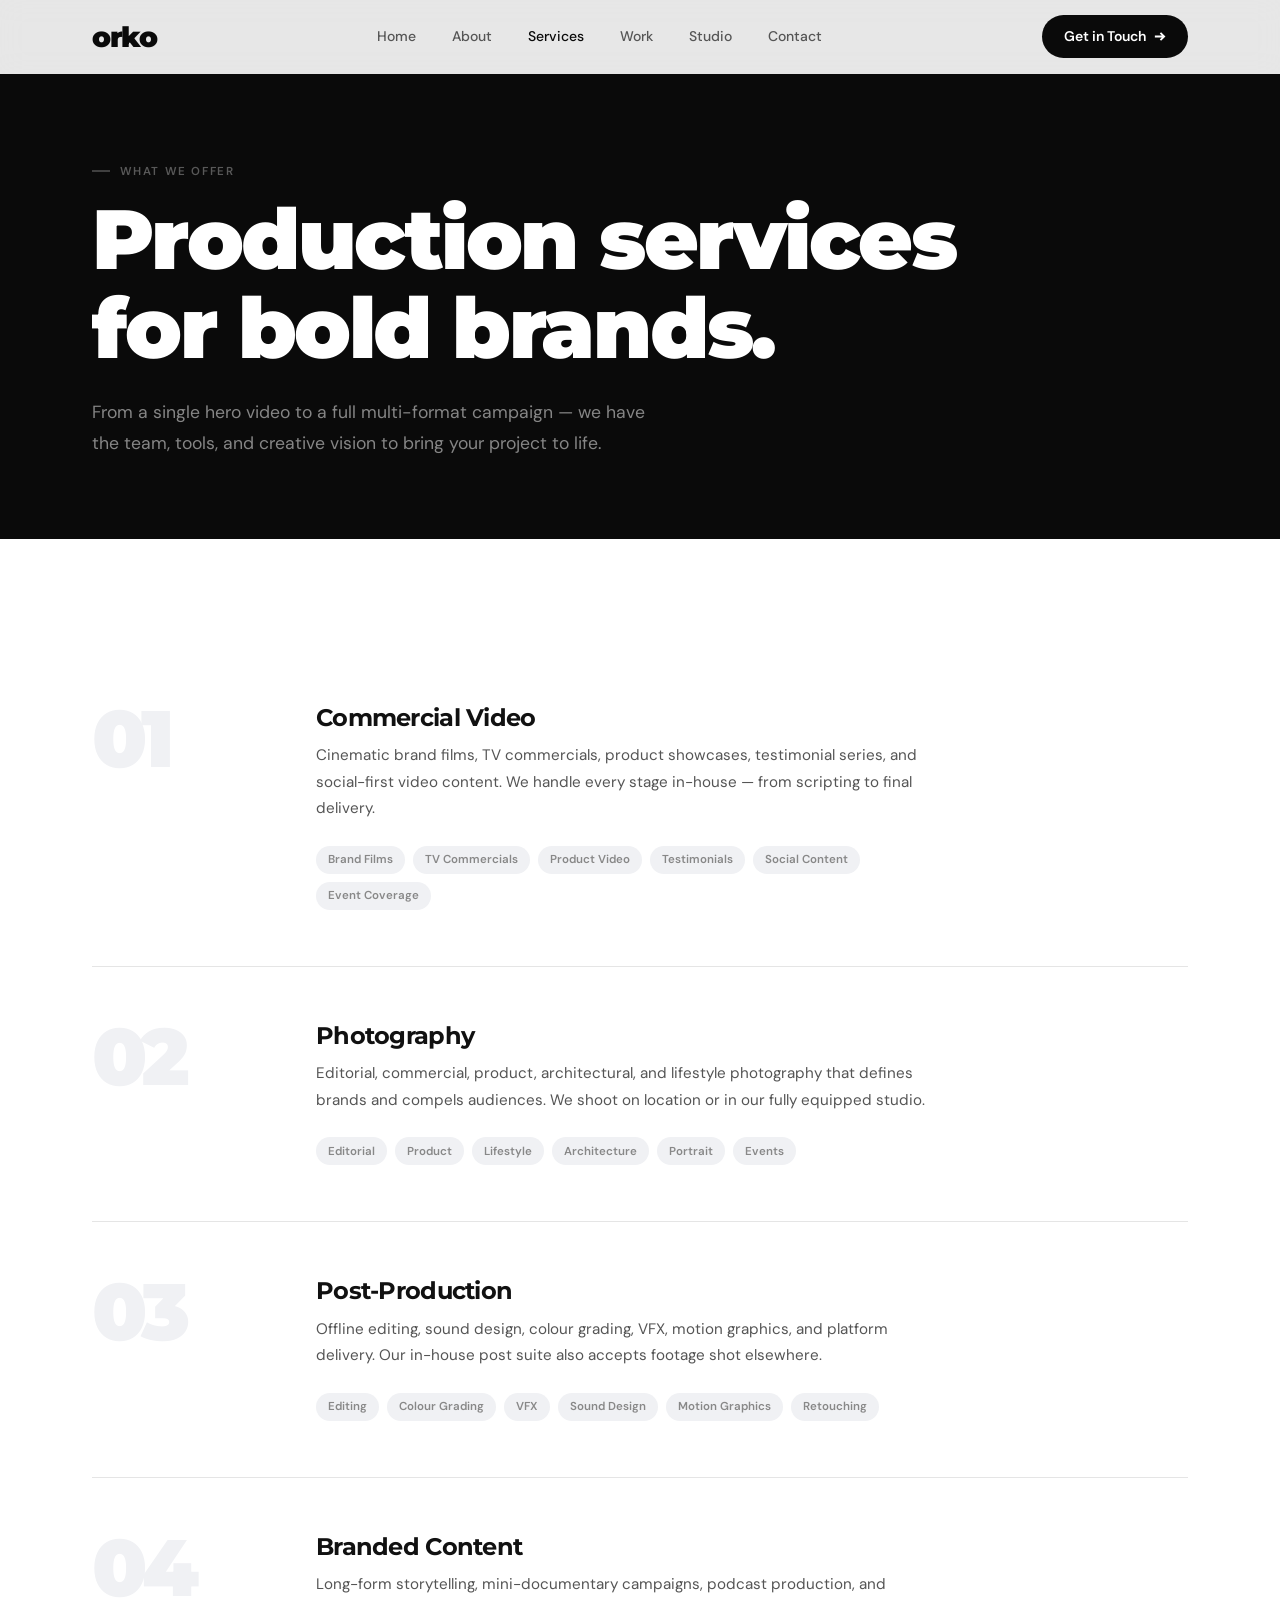
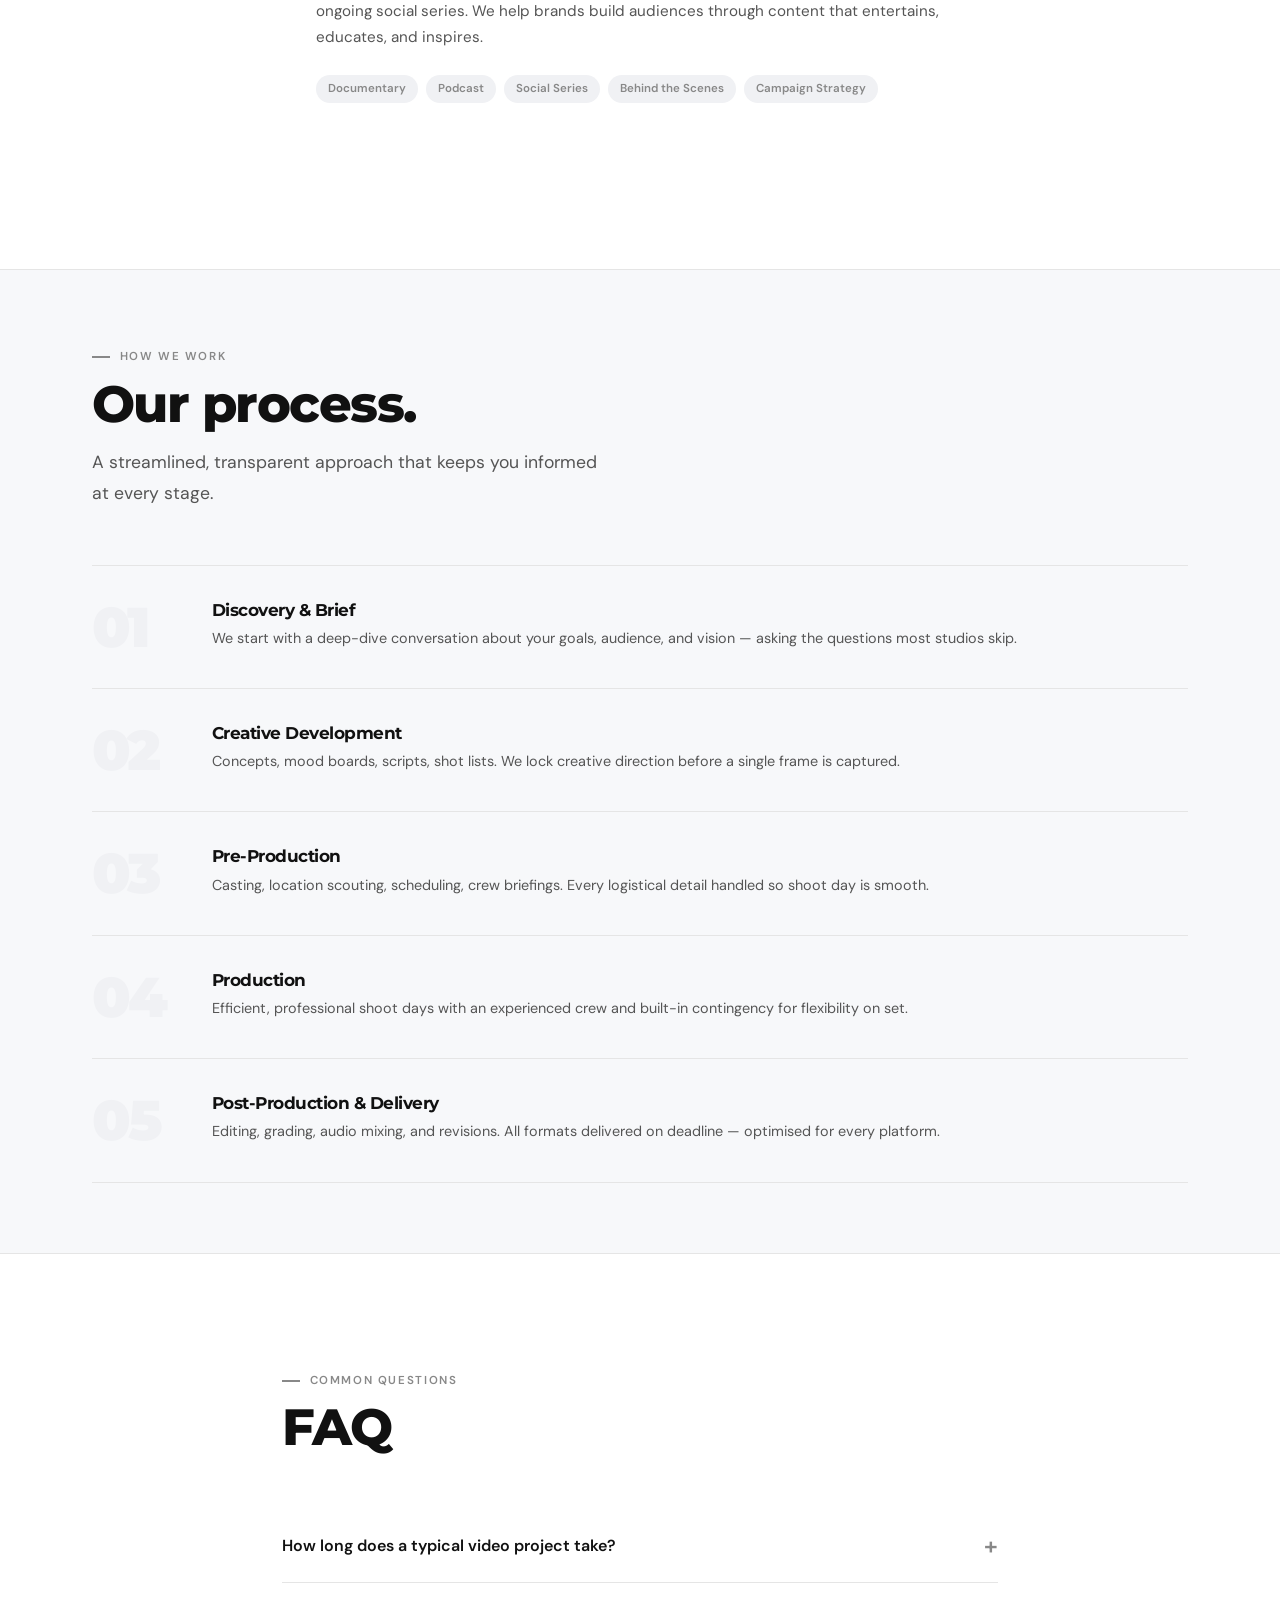
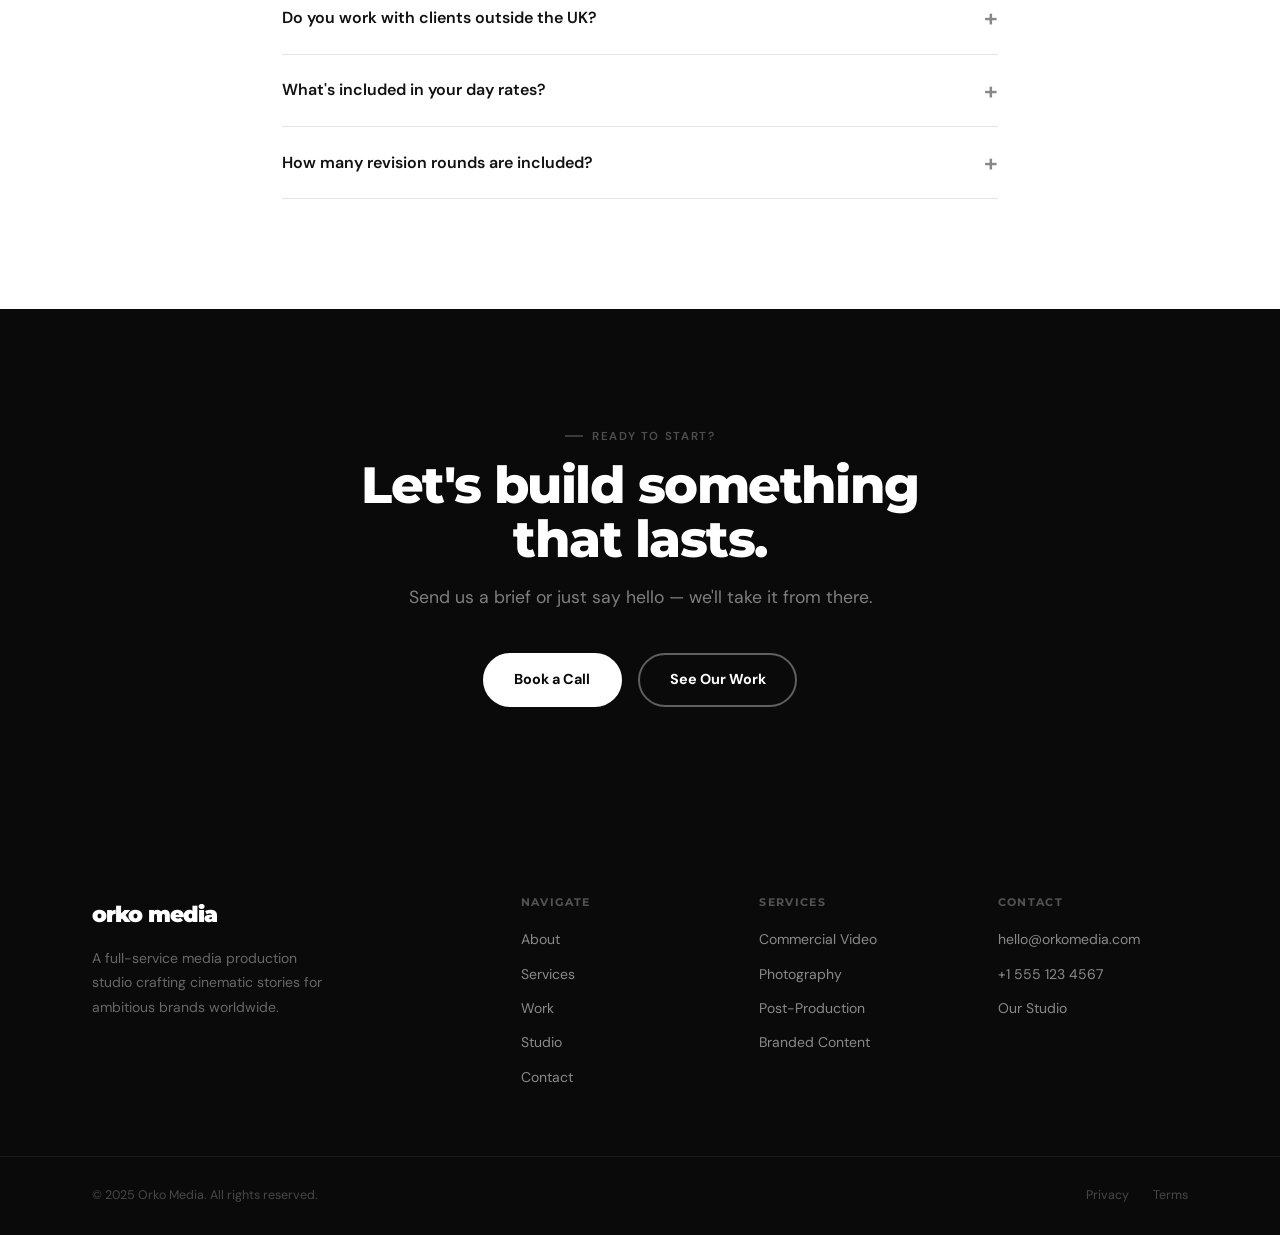
<file: orko-media/services.html>
<!DOCTYPE html>
<html lang="en">
<head>
  <meta charset="UTF-8"><meta name="viewport" content="width=device-width, initial-scale=1.0">
  <title>Services — Orko Media</title>
  <link rel="preconnect" href="https://fonts.googleapis.com"><link rel="preconnect" href="https://fonts.gstatic.com" crossorigin>
  <link href="https://fonts.googleapis.com/css2?family=Montserrat:wght@700;800;900&family=DM+Sans:wght@400;500;600;700&display=swap" rel="stylesheet">
  <link rel="stylesheet" href="css/style.css">
</head>
<body>

<nav class="nav"><div class="nav__inner">
  <a href="index.html" class="nav__logo"><span class="nav__logo-word">orko</span></a>
  <ul class="nav__links"><li><a href="index.html">Home</a></li><li><a href="about.html">About</a></li><li><a href="services.html">Services</a></li><li><a href="portfolio.html">Work</a></li><li><a href="studio.html">Studio</a></li><li><a href="contact.html">Contact</a></li></ul>
  <a href="contact.html" class="nav__cta">Get in Touch <svg viewBox="0 0 14 14" fill="none" stroke="currentColor" stroke-width="2" style="width:13px;height:13px"><path d="M2 7h10M8 3l4 4-4 4"/></svg></a>
  <button class="nav__hamburger"><span></span><span></span><span></span></button>
</div></nav>
<div class="nav__mobile"><a href="index.html">Home</a><a href="about.html">About</a><a href="services.html">Services</a><a href="portfolio.html">Work</a><a href="studio.html">Studio</a><a href="contact.html">Contact</a><a href="contact.html" class="btn btn--black" style="align-self:flex-start;margin-top:.5rem">Get in Touch</a></div>

<section class="page-hero">
  <div class="container">
    <span class="eyebrow">What we offer</span>
    <h1>Production services<br>for bold brands.</h1>
    <p>From a single hero video to a full multi-format campaign — we have the team, tools, and creative vision to bring your project to life.</p>
  </div>
</section>

<!-- SERVICES DETAIL -->
<section class="section">
  <div class="container">
    <div id="video" class="svc-detail fade-up">
      <div class="svc-detail__grid">
        <div class="svc-detail__num">01</div>
        <div>
          <h3>Commercial Video</h3>
          <p>Cinematic brand films, TV commercials, product showcases, testimonial series, and social-first video content. We handle every stage in-house — from scripting to final delivery.</p>
          <div class="svc-detail__tags"><span class="tag">Brand Films</span><span class="tag">TV Commercials</span><span class="tag">Product Video</span><span class="tag">Testimonials</span><span class="tag">Social Content</span><span class="tag">Event Coverage</span></div>
        </div>
      </div>
    </div>

    <div id="photo" class="svc-detail fade-up">
      <div class="svc-detail__grid">
        <div class="svc-detail__num">02</div>
        <div>
          <h3>Photography</h3>
          <p>Editorial, commercial, product, architectural, and lifestyle photography that defines brands and compels audiences. We shoot on location or in our fully equipped studio.</p>
          <div class="svc-detail__tags"><span class="tag">Editorial</span><span class="tag">Product</span><span class="tag">Lifestyle</span><span class="tag">Architecture</span><span class="tag">Portrait</span><span class="tag">Events</span></div>
        </div>
      </div>
    </div>

    <div id="post" class="svc-detail fade-up">
      <div class="svc-detail__grid">
        <div class="svc-detail__num">03</div>
        <div>
          <h3>Post-Production</h3>
          <p>Offline editing, sound design, colour grading, VFX, motion graphics, and platform delivery. Our in-house post suite also accepts footage shot elsewhere.</p>
          <div class="svc-detail__tags"><span class="tag">Editing</span><span class="tag">Colour Grading</span><span class="tag">VFX</span><span class="tag">Sound Design</span><span class="tag">Motion Graphics</span><span class="tag">Retouching</span></div>
        </div>
      </div>
    </div>

    <div id="content" class="svc-detail fade-up">
      <div class="svc-detail__grid">
        <div class="svc-detail__num">04</div>
        <div>
          <h3>Branded Content</h3>
          <p>Long-form storytelling, mini-documentary campaigns, podcast production, and ongoing social series. We help brands build audiences through content that entertains, educates, and inspires.</p>
          <div class="svc-detail__tags"><span class="tag">Documentary</span><span class="tag">Podcast</span><span class="tag">Social Series</span><span class="tag">Behind the Scenes</span><span class="tag">Campaign Strategy</span></div>
        </div>
      </div>
    </div>
  </div>
</section>

<!-- PROCESS -->
<div class="band">
  <section class="section-sm">
    <div class="container">
      <div class="sh"><span class="eyebrow">How we work</span><h2 style="margin-top:.65rem">Our process.</h2><p>A streamlined, transparent approach that keeps you informed at every stage.</p></div>
      <div class="step-list">
        <div class="step fade-up"><div class="step__n">01</div><div><h4>Discovery &amp; Brief</h4><p>We start with a deep-dive conversation about your goals, audience, and vision — asking the questions most studios skip.</p></div></div>
        <div class="step fade-up"><div class="step__n">02</div><div><h4>Creative Development</h4><p>Concepts, mood boards, scripts, shot lists. We lock creative direction before a single frame is captured.</p></div></div>
        <div class="step fade-up"><div class="step__n">03</div><div><h4>Pre-Production</h4><p>Casting, location scouting, scheduling, crew briefings. Every logistical detail handled so shoot day is smooth.</p></div></div>
        <div class="step fade-up"><div class="step__n">04</div><div><h4>Production</h4><p>Efficient, professional shoot days with an experienced crew and built-in contingency for flexibility on set.</p></div></div>
        <div class="step fade-up"><div class="step__n">05</div><div><h4>Post-Production &amp; Delivery</h4><p>Editing, grading, audio mixing, and revisions. All formats delivered on deadline — optimised for every platform.</p></div></div>
      </div>
    </div>
  </section>
</div>

<!-- FAQ -->
<section class="section">
  <div class="container" style="max-width:780px">
    <div class="sh"><span class="eyebrow">Common questions</span><h2 style="margin-top:.65rem">FAQ</h2></div>
    <details class="fade-up"><summary>How long does a typical video project take?</summary><p>Most brand film projects run 4–8 weeks from brief to delivery. Shorter social content can turn around in 1–2 weeks. We'll give a specific timeline at quote stage.</p></details>
    <details class="fade-up"><summary>Do you work with clients outside the UK?</summary><p>Absolutely. We work with international clients regularly and have produced projects across Europe, North America, and Asia. Remote collaboration is seamless for creative and post work.</p></details>
    <details class="fade-up"><summary>What's included in your day rates?</summary><p>Our day rate quotes include the core crew, standard camera package, and basic lighting. Additional crew, specialist kit, locations, talent, and travel are itemised separately so everything is transparent.</p></details>
    <details class="fade-up"><summary>How many revision rounds are included?</summary><p>Video projects include two rounds of revisions as standard. Photography retouching includes one round. Additional rounds can be scoped and quoted if needed.</p></details>
  </div>
</section>

<section class="cta-band">
  <div class="container">
    <span class="eyebrow">Ready to start?</span>
    <h2>Let's build something<br>that lasts.</h2>
    <p>Send us a brief or just say hello — we'll take it from there.</p>
    <div style="display:flex;gap:1rem;justify-content:center;flex-wrap:wrap">
      <a href="https://cal.com/orkomedia/appel-decouverte" target="_blank" rel="noopener" class="btn btn--white">Book a Call</a>
      <a href="portfolio.html" class="btn btn--white-out">See Our Work</a>
    </div>
  </div>
</section>

<footer class="footer">
  <div class="footer__top"><div class="container"><div class="footer__grid">
    <div><div class="footer__logo">orko media</div><p class="footer__tagline">A full-service media production studio crafting cinematic stories for ambitious brands worldwide.</p></div>
    <div class="footer__col"><h5>Navigate</h5><a href="about.html">About</a><a href="services.html">Services</a><a href="portfolio.html">Work</a><a href="studio.html">Studio</a><a href="contact.html">Contact</a></div>
    <div class="footer__col"><h5>Services</h5><a href="services.html">Commercial Video</a><a href="services.html">Photography</a><a href="services.html">Post-Production</a><a href="services.html">Branded Content</a></div>
    <div class="footer__col"><h5>Contact</h5><a href="mailto:hello@orkomedia.com">hello@orkomedia.com</a><a href="tel:+15551234567">+1 555 123 4567</a><a href="studio.html">Our Studio</a></div>
  </div></div></div>
  <div class="container"><div class="footer__bottom"><p class="footer__copy">© 2025 Orko Media. All rights reserved.</p><div class="footer__legal"><a href="#">Privacy</a><a href="#">Terms</a></div></div></div>
</footer>
<script src="js/main.js"></script>
</body>
</html>
</file>
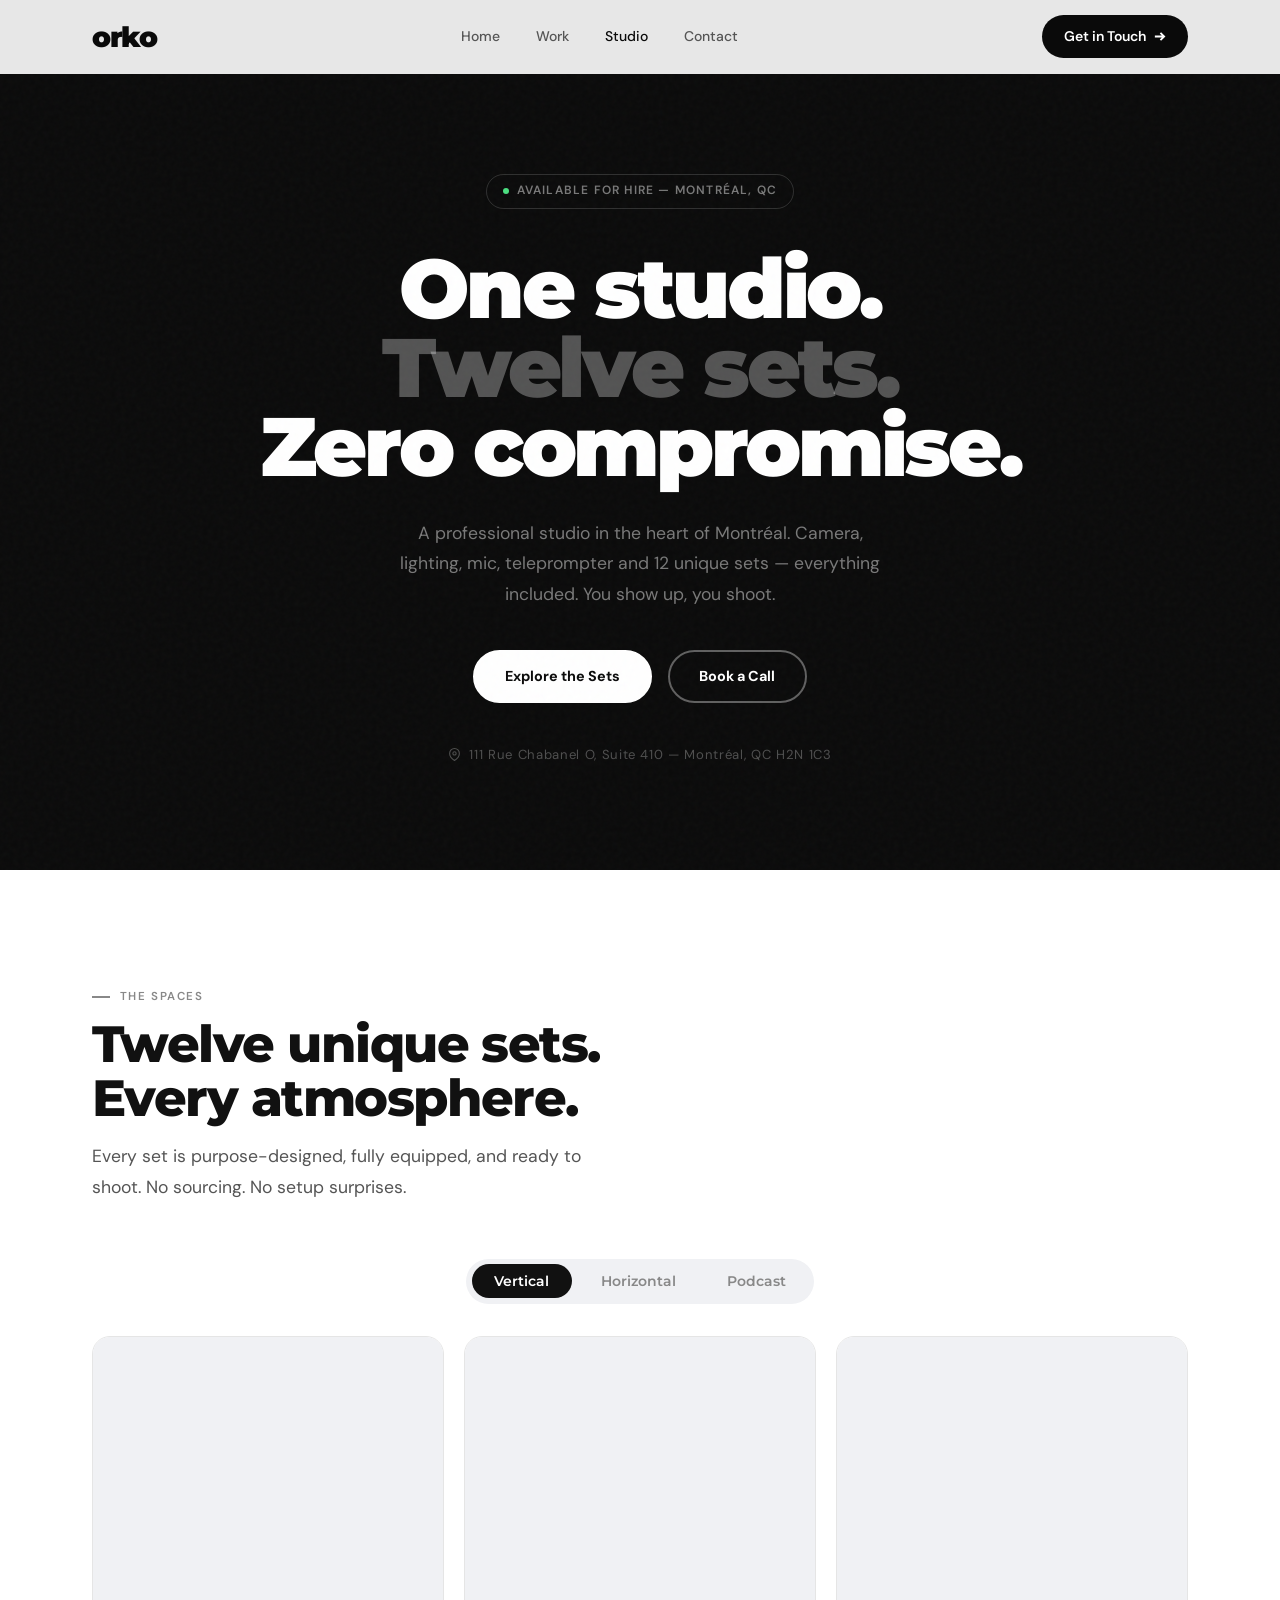
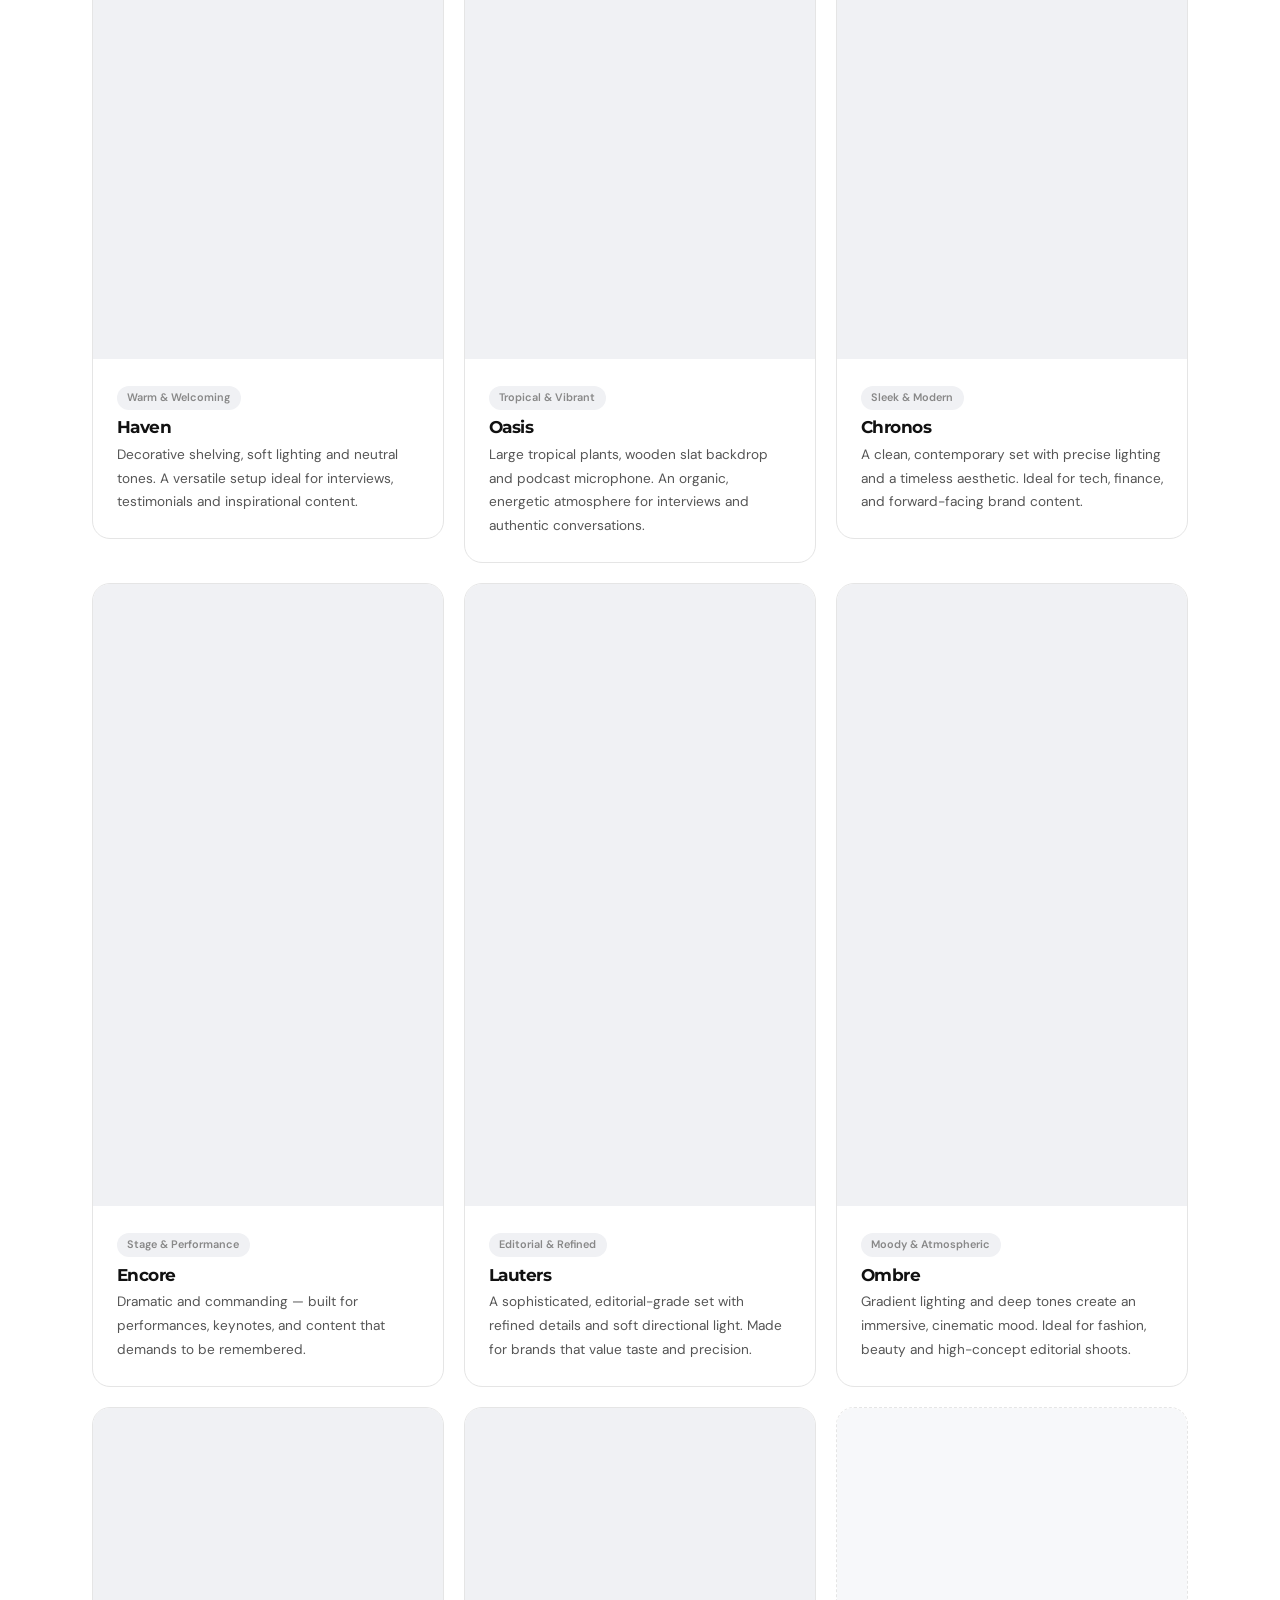
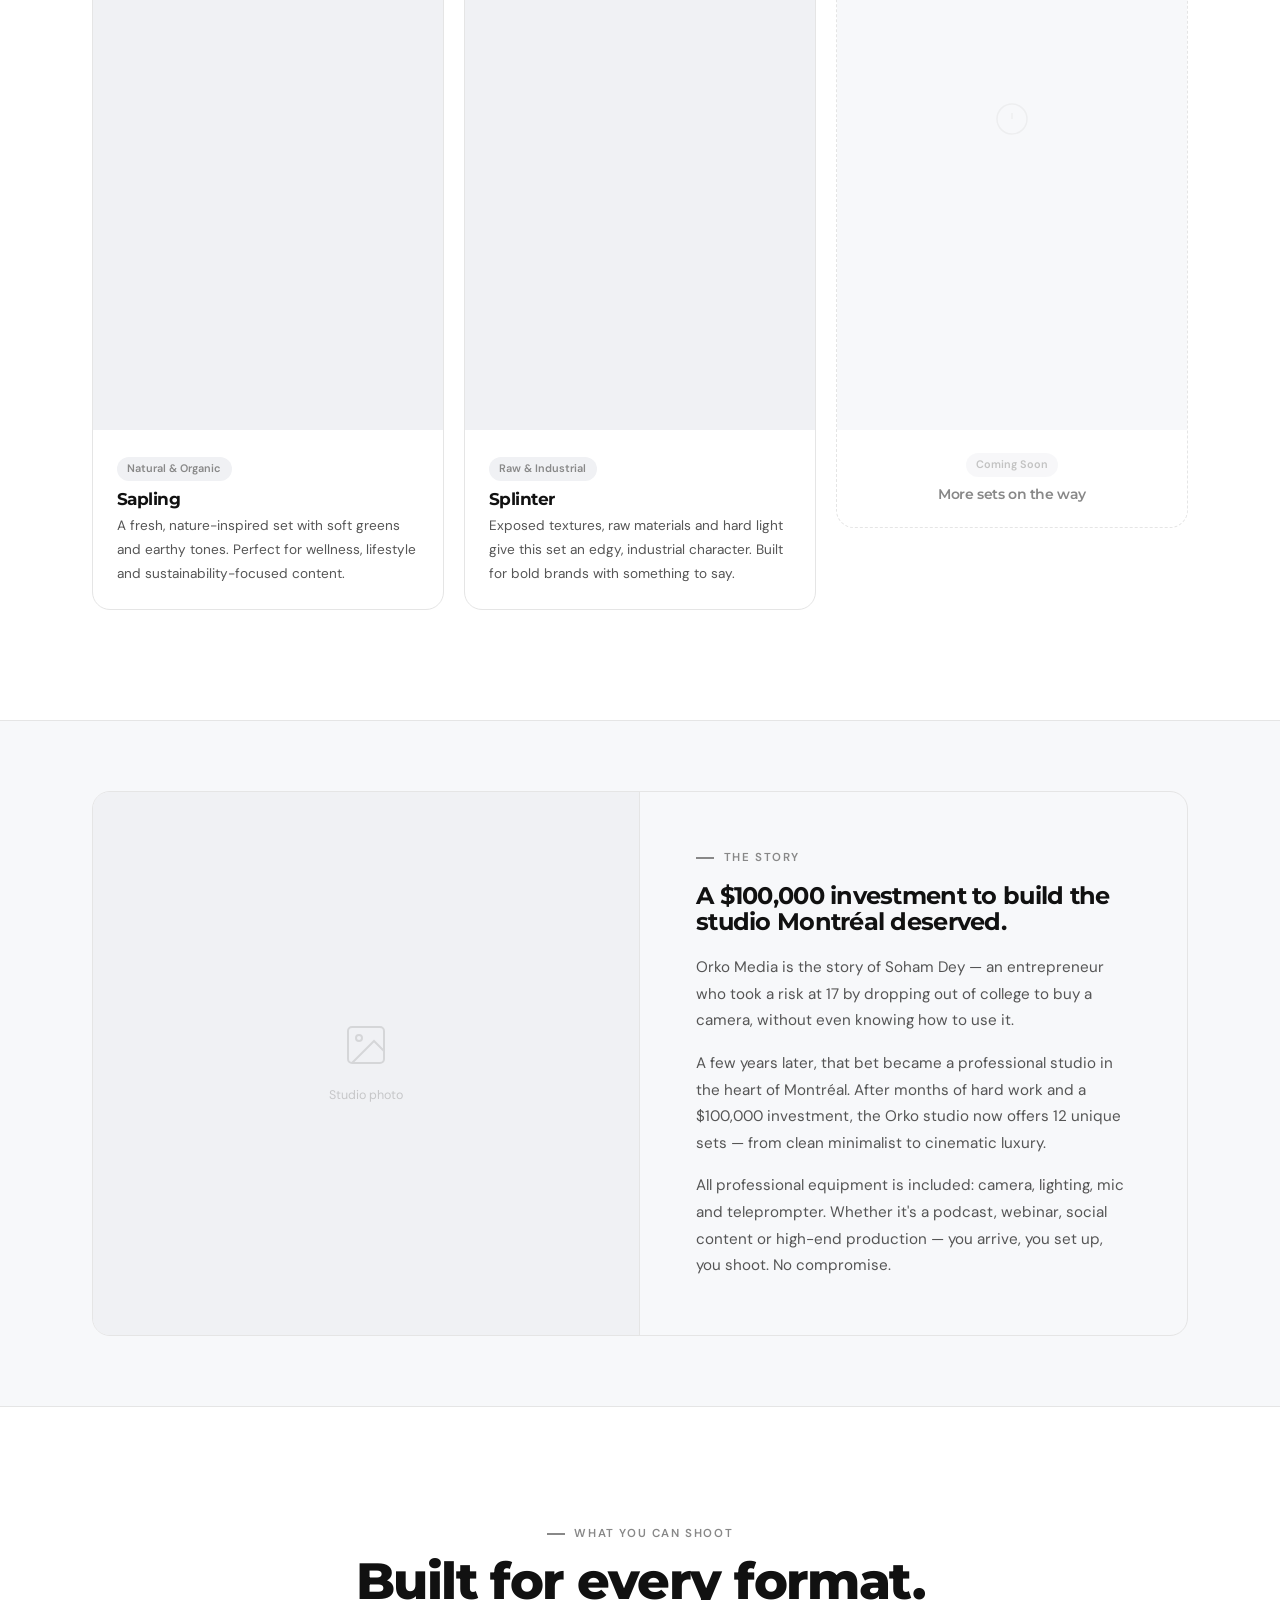
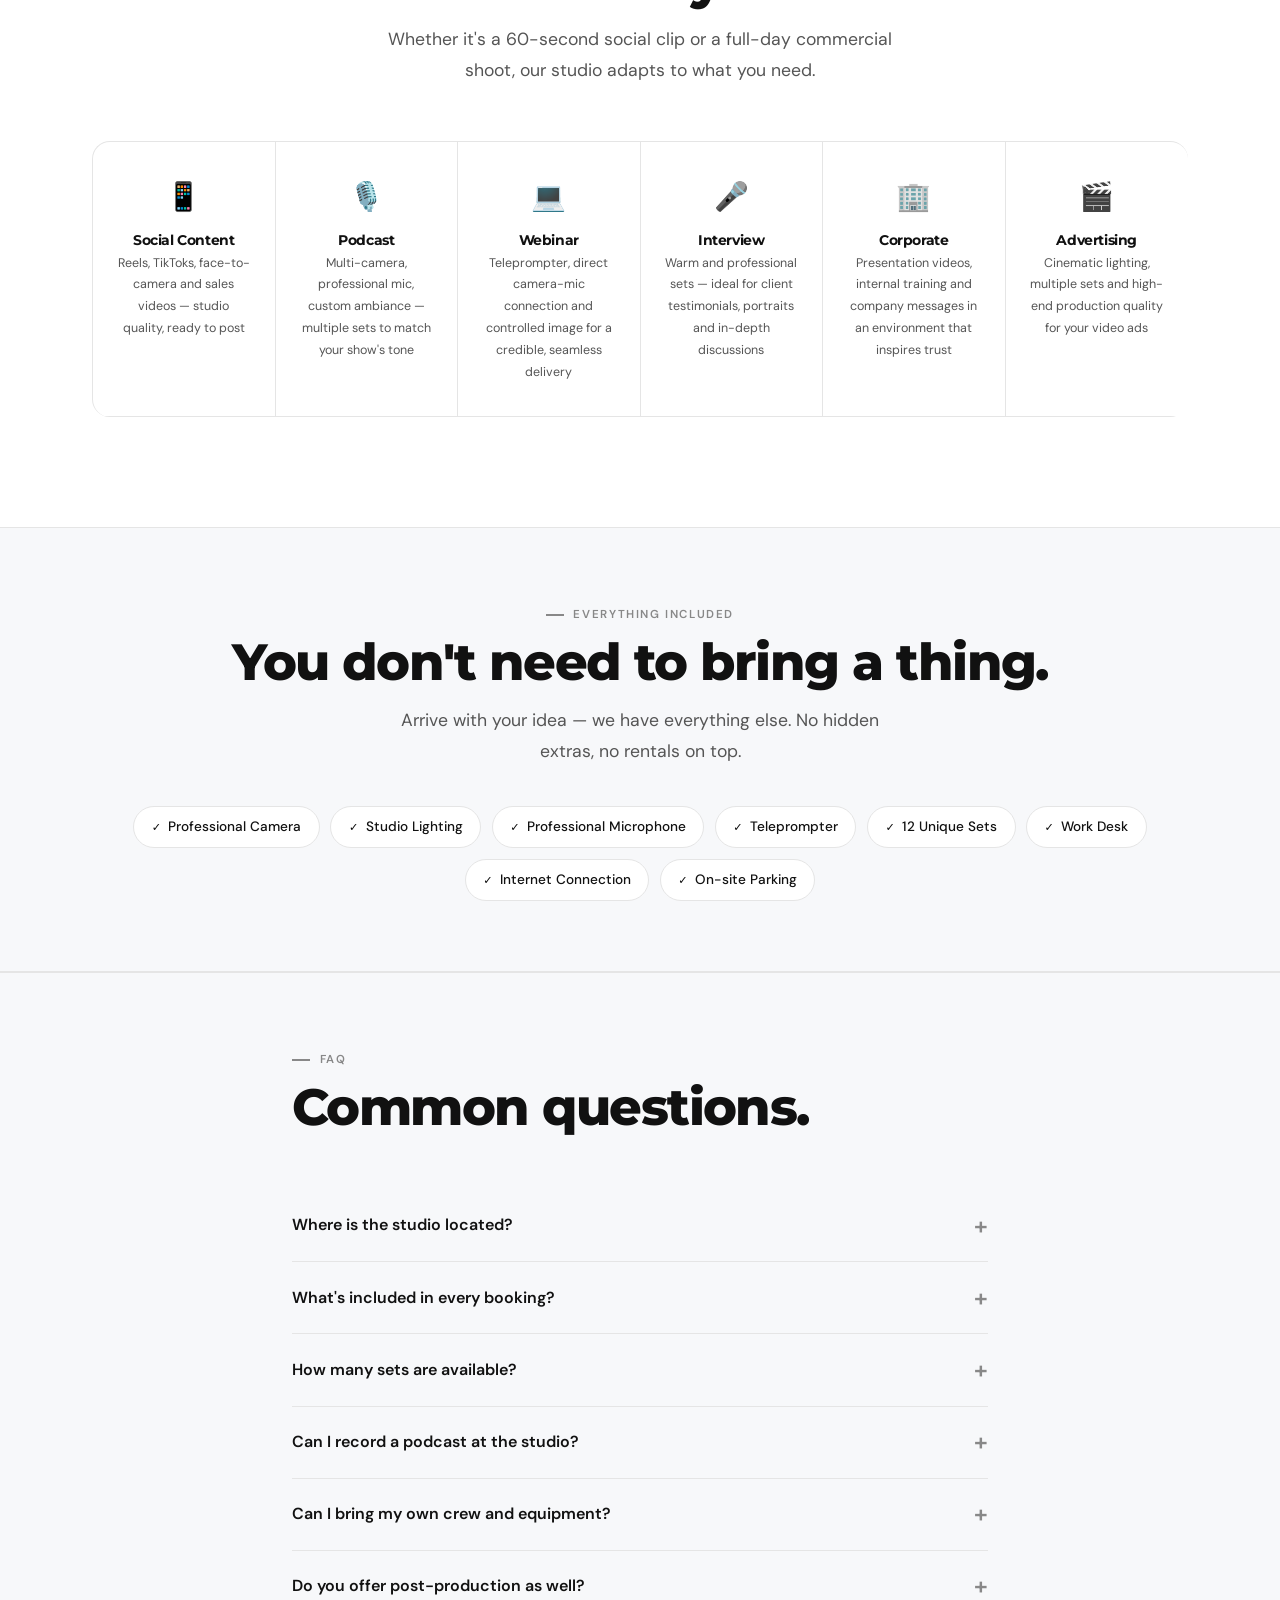
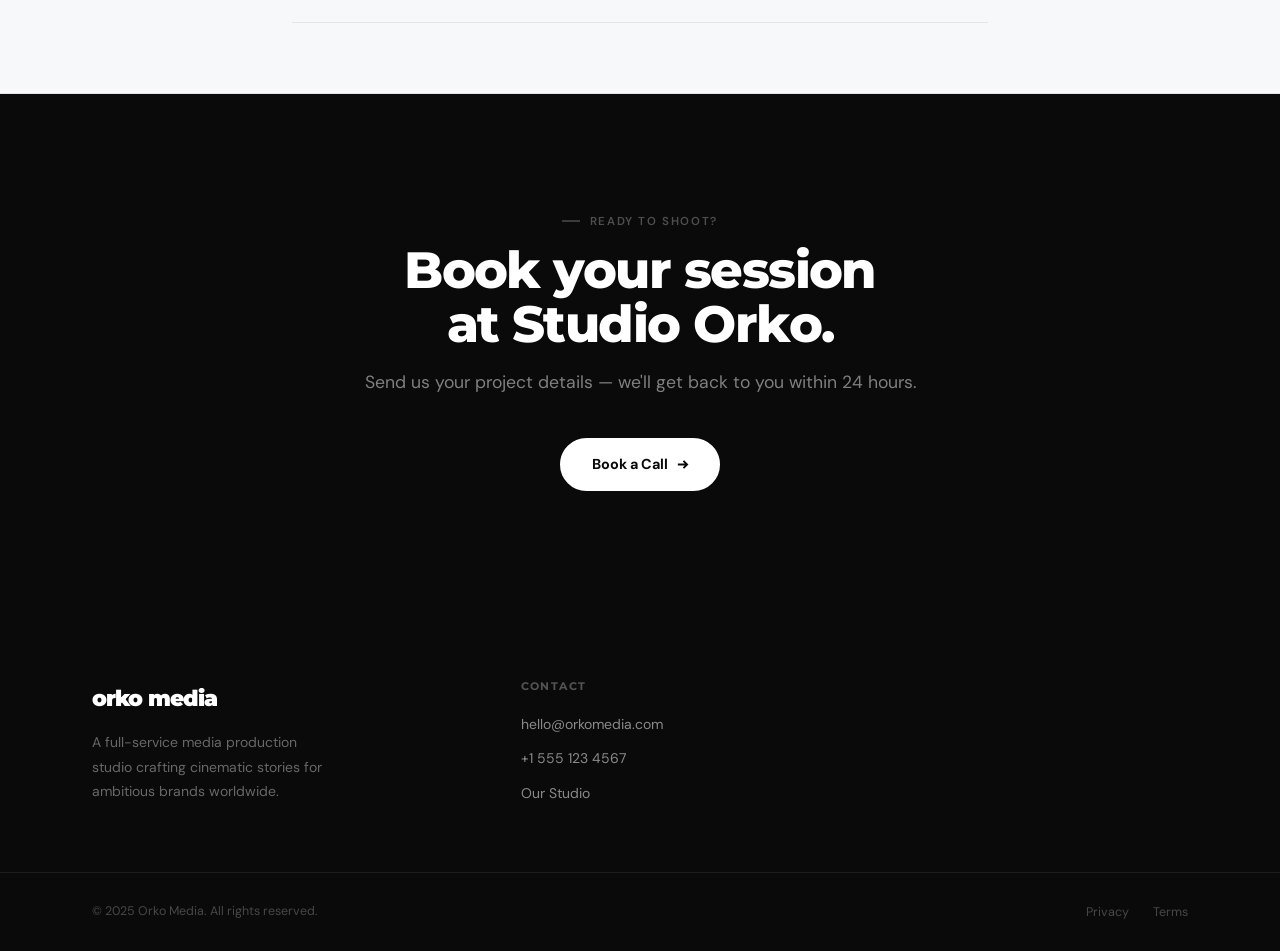
<file: orko-media/studio.html>
<!DOCTYPE html>
<html lang="en">
<head>
  <meta charset="UTF-8"><meta name="viewport" content="width=device-width, initial-scale=1.0">
  <title>Studio — Orko Media</title>
  <link rel="preconnect" href="https://fonts.googleapis.com"><link rel="preconnect" href="https://fonts.gstatic.com" crossorigin>
  <link href="https://fonts.googleapis.com/css2?family=Montserrat:wght@700;800;900&family=DM+Sans:wght@400;500;600;700&display=swap" rel="stylesheet">
  <link rel="stylesheet" href="css/style.css">
  <style>
    /* ── Studio-page specific styles ── */

    /* Hero — centered, full-width, dark */
    .studio-hero {
      background: var(--black);
      padding-top: calc(var(--nav-h) + 100px);
      padding-bottom: 100px;
      text-align: center;
      position: relative;
      overflow: hidden;
    }
    .studio-hero::before {
      content: '';
      position: absolute; inset: 0; pointer-events: none;
      opacity: .03;
      background-image: url("data:image/svg+xml,%3Csvg viewBox='0 0 200 200' xmlns='http://www.w3.org/2000/svg'%3E%3Cfilter id='n'%3E%3CfeTurbulence type='fractalNoise' baseFrequency='.85' numOctaves='4' stitchTiles='stitch'/%3E%3C/filter%3E%3Crect width='100%25' height='100%25' filter='url(%23n)'/%3E%3C/svg%3E");
    }
    .studio-hero__badge {
      display: inline-flex; align-items: center; gap: .5rem;
      border: 1px solid rgba(255,255,255,.15);
      border-radius: var(--r-pill);
      padding: .4rem 1rem;
      font-size: .75rem; font-weight: 600; letter-spacing: .1em;
      text-transform: uppercase; color: rgba(255,255,255,.45);
      margin-bottom: 2.5rem;
    }
    .studio-hero__badge::before {
      content: ''; display: block;
      width: 6px; height: 6px; border-radius: 50%;
      background: #4ade80;
      animation: pulse 2s ease-in-out infinite;
    }
    @keyframes pulse { 0%,100%{opacity:1} 50%{opacity:.3} }
    .studio-hero h1 {
      color: #fff;
      font-size: clamp(2.5rem, 6.5vw, 6rem);
      font-weight: 900; letter-spacing: -.04em;
      line-height: .95; max-width: 880px;
      margin: 0 auto 2rem;
    }
    .studio-hero h1 em { font-style: normal; color: rgba(255,255,255,.3); }
    .studio-hero__sub {
      font-size: 1.1rem; color: rgba(255,255,255,.45);
      max-width: 500px; margin: 0 auto 2.5rem;
    }
    .studio-hero__addr {
      display: inline-flex; align-items: center; gap: .5rem;
      font-size: .82rem; color: rgba(255,255,255,.28);
      font-family: var(--font-b); letter-spacing: .05em;
    }
    .studio-hero__addr svg { width: 13px; height: 13px; }

    /* Sets grid */
    .sets-grid {
      display: grid;
      grid-template-columns: repeat(3, 1fr);
      gap: 1.25rem;
      align-items: start;
    }
    .set-card__img--portrait { aspect-ratio: 9/16 !important; }
    .set-card {
      border-radius: var(--r-lg); overflow: hidden;
      border: 1px solid var(--border);
      background: var(--white);
      transition: box-shadow var(--t), transform var(--t);
    }
    .set-card:hover { box-shadow: var(--shadow-l); transform: translateY(-4px); }
    .set-card__img {
      width: 100%; aspect-ratio: 4/3;
      background: var(--off2);
      display: flex; align-items: center; justify-content: center;
      flex-direction: column; gap: .75rem;
      color: var(--border2); position: relative; overflow: hidden;
    }
    .set-card__img svg { width: 36px; height: 36px; }
    .set-card__img span { font-size: .72rem; font-weight: 500; color: var(--muted); }
    .set-card__img--dark { background: #1a1a1a; }
    .set-card__img--warm  { background: #f5efe8; }
    .set-card__img--green { background: #e8f0e8; }
    .set-card__img--mid   { background: #e8eaf0; }
    .set-card__body { padding: 1.5rem; }
    .set-card__tag {
      display: inline-block; padding: .2rem .65rem;
      border-radius: var(--r-pill); font-size: .68rem; font-weight: 600;
      background: var(--off2); color: var(--muted); margin-bottom: .6rem;
    }
    .set-card h4 { font-size: 1.05rem; margin-bottom: .35rem; }
    .set-card p  { font-size: .85rem; }

    /* Sets filter tabs */
    .sets-filter {
      display: flex; gap: .4rem; justify-content: center;
      background: var(--off2); padding: .35rem;
      border-radius: var(--r-pill); width: fit-content;
      margin: 0 auto 2rem;
    }
    .sets-filter__btn {
      padding: .55rem 1.4rem; border-radius: var(--r-pill);
      border: none; background: transparent;
      font-family: var(--font-h); font-size: .85rem; font-weight: 600;
      color: var(--muted); cursor: pointer;
      transition: background var(--t), color var(--t);
    }
    .sets-filter__btn.active { background: var(--ink); color: var(--white); }
    .set-card--hidden { display: none; }
    .sets-grid--h4 { grid-template-columns: repeat(4, 1fr); }
    .set-card { cursor: pointer; }

    /* Coming soon card */
    .set-card--soon {
      cursor: default;
      border-style: dashed;
      background: transparent;
    }
    .set-card--soon:hover { box-shadow: none; transform: none; }
    .set-card--soon .set-card__img {
      background: var(--off);
    }
    .set-card--soon .set-card__img svg { opacity: .25; }
    .set-card--soon .set-card__body { text-align: center; padding: 1.25rem; }
    .set-card--soon h4 { font-size: .9rem; color: var(--muted); font-weight: 600; }
    .set-card--soon .set-card__tag { opacity: .5; }

    /* Lightbox */
    .set-modal-overlay {
      position: fixed; inset: 0; z-index: 2000;
      background: rgba(0,0,0,.9);
      display: flex; align-items: center; justify-content: center;
      opacity: 0; pointer-events: none;
      transition: opacity .25s ease;
    }
    .set-modal-overlay.open { opacity: 1; pointer-events: all; }
    .set-modal {
      display: flex; flex-direction: column; align-items: center;
      max-height: 95vh; max-width: 95vw; gap: 1.25rem;
    }
    .set-modal__video {
      border-radius: 14px; overflow: hidden; background: #111;
      display: flex; align-items: center; justify-content: center;
    }
    .set-modal__video video {
      display: block; max-height: 72vh; max-width: 88vw;
      width: auto; height: auto;
    }
    .set-modal__video--portrait video { max-width: 44vw; }
    .set-modal__info { text-align: center; }
    .set-modal__info h3 { color: #fff; font-size: 1.3rem; margin: .5rem 0 .4rem; }
    .set-modal__info p  { color: rgba(255,255,255,.6); font-size: .88rem; max-width: 480px; }
    .set-modal__close {
      position: fixed; top: 1.25rem; right: 1.25rem;
      width: 42px; height: 42px; border-radius: 50%;
      background: rgba(255,255,255,.12); border: none;
      color: #fff; cursor: pointer;
      display: flex; align-items: center; justify-content: center;
      transition: background .2s;
    }
    .set-modal__close:hover { background: rgba(255,255,255,.22); }

    /* Services type grid (6-col bordered) */
    .stype-grid {
      display: grid;
      grid-template-columns: repeat(6, 1fr);
    }
    .stype-item {
      padding: 2rem 1.5rem;
      border-right: 1px solid var(--border);
      border-bottom: 1px solid var(--border);
      text-align: center;
      transition: background var(--t);
    }
    .stype-item:hover { background: var(--off); }
    .stype-item:nth-child(6n) { border-right: none; }
    .stype-item:nth-child(n+7) { border-bottom: none; }
    .stype-item__ic {
      font-size: 1.75rem; margin-bottom: .75rem; display: block;
    }
    .stype-item h5 {
      font-size: .85rem; font-weight: 700; color: var(--ink); margin-bottom: .35rem;
    }
    .stype-item p { font-size: .78rem; }

    /* Inclusions tags */
    .inclusions-wrap {
      display: flex; flex-wrap: wrap; gap: .65rem; justify-content: center;
      margin-top: 2.5rem;
    }
    .inc-tag {
      display: inline-flex; align-items: center; gap: .45rem;
      padding: .55rem 1.1rem;
      border: 1px solid var(--border);
      border-radius: var(--r-pill);
      font-size: .85rem; font-weight: 500; color: var(--ink);
      background: var(--white);
    }
    .inc-tag::before {
      content: '✓'; color: var(--black); font-weight: 800; font-size: .7rem;
    }

    /* About split */
    .about-split {
      display: grid; grid-template-columns: 1fr 1fr;
      gap: 0; border: 1px solid var(--border);
      border-radius: var(--r-lg); overflow: hidden;
    }
    .about-split__img {
      background: var(--off2);
      display: flex; align-items: center; justify-content: center;
      flex-direction: column; gap: 1rem; color: var(--muted);
      min-height: 440px; border-right: 1px solid var(--border);
      padding: 3rem;
    }
    .about-split__img svg { width: 48px; height: 48px; opacity: .25; }
    .about-split__img span { font-size: .78rem; opacity: .4; }
    .about-split__text {
      padding: 3.5rem;
      display: flex; flex-direction: column; justify-content: center;
    }
    .about-split__text h3 { margin-bottom: 1.25rem; }
    .about-split__text p  { margin-bottom: 1rem; font-size: .95rem; }

    /* Responsive */
    @media (max-width: 1024px) {
      .sets-grid    { grid-template-columns: repeat(2, 1fr); }
      .stype-grid   { grid-template-columns: repeat(3, 1fr); }
      .stype-item:nth-child(6n)   { border-right: 1px solid var(--border); }
      .stype-item:nth-child(3n)   { border-right: none; }
      .stype-item:nth-child(n+4)  { border-bottom: none; }
    }
    @media (max-width: 768px) {
      .studio-hero h1 { font-size: clamp(2rem,8vw,3.5rem); }
      .sets-grid    { grid-template-columns: 1fr; }
      .stype-grid   { grid-template-columns: repeat(2, 1fr); }
      .stype-item:nth-child(3n) { border-right: 1px solid var(--border); }
      .stype-item:nth-child(2n) { border-right: none; }
      .stype-item:nth-child(n+5) { border-bottom: none; }
      .about-split  { grid-template-columns: 1fr; }
      .about-split__img { min-height: 220px; border-right: none; border-bottom: 1px solid var(--border); }
      .about-split__text { padding: 2.25rem; }
    }
    @media (max-width: 480px) {
      .stype-grid { grid-template-columns: repeat(2, 1fr); }
    }
  </style>
</head>
<body>

<!-- NAV -->
<nav class="nav">
  <div class="nav__inner">
    <a href="index.html" class="nav__logo"><span class="nav__logo-word">orko</span></a>
    <ul class="nav__links">
      <li><a href="index.html">Home</a></li>
      <li><a href="portfolio.html">Work</a></li>
      <li><a href="studio.html">Studio</a></li>
      <li><a href="contact.html">Contact</a></li>
    </ul>
    <a href="contact.html" class="nav__cta">
      Get in Touch
      <svg viewBox="0 0 14 14" fill="none" stroke="currentColor" stroke-width="2" style="width:13px;height:13px"><path d="M2 7h10M8 3l4 4-4 4"/></svg>
    </a>
    <button class="nav__hamburger" aria-label="Toggle menu"><span></span><span></span><span></span></button>
  </div>
</nav>
<div class="nav__mobile">
  <a href="index.html">Home</a><a href="portfolio.html">Work</a><a href="studio.html">Studio</a><a href="contact.html">Contact</a>
  <a href="contact.html" class="btn btn--black" style="align-self:flex-start;margin-top:.5rem">Get in Touch</a>
</div>

<!-- ── HERO ── -->
<section class="studio-hero">
  <div class="container">
    <div class="studio-hero__badge">Available for hire — Montréal, QC</div>
    <h1>One studio.<br><em>Twelve sets.</em><br>Zero compromise.</h1>
    <p class="studio-hero__sub">
      A professional studio in the heart of Montréal. Camera, lighting, mic, teleprompter and 12 unique sets — everything included. You show up, you shoot.
    </p>
    <div style="display:flex;gap:1rem;justify-content:center;flex-wrap:wrap;margin-bottom:2.5rem">
      <a href="#sets"        class="btn btn--white">Explore the Sets</a>
      <a href="https://cal.com/orkomedia/appel-decouverte" target="_blank" rel="noopener" class="btn btn--white-out">Book a Call</a>
    </div>
    <div class="studio-hero__addr">
      <svg viewBox="0 0 24 24" fill="none" stroke="currentColor" stroke-width="2"><path d="M21 10c0 7-9 13-9 13s-9-6-9-13a9 9 0 0 1 18 0z"/><circle cx="12" cy="10" r="3"/></svg>
      111 Rue Chabanel O, Suite 410 — Montréal, QC H2N 1C3
    </div>
  </div>
</section>

<!-- ── SETS SHOWCASE ── -->
<section class="section" id="sets">
  <div class="container">
    <div class="sh">
      <span class="eyebrow">The spaces</span>
      <h2 style="margin:.65rem 0 1rem">Twelve unique sets.<br>Every atmosphere.</h2>
      <p>Every set is purpose-designed, fully equipped, and ready to shoot. No sourcing. No setup surprises.</p>
    </div>

    <!-- Filter tabs -->
    <div class="sets-filter">
      <button class="sets-filter__btn active" data-filter="vertical"   onclick="filterSets('vertical')">Vertical</button>
      <button class="sets-filter__btn"        data-filter="horizontal" onclick="filterSets('horizontal')">Horizontal</button>
      <button class="sets-filter__btn"        data-filter="podcast"    onclick="filterSets('podcast')">Podcast</button>
    </div>

    <div class="sets-grid" id="setsGrid">

      <!-- L'Atelier — horizontal -->
      <div class="set-card fade-up" data-orientation="horizontal" onclick="openSet(this,false,&quot;L\'Atelier&quot;,'Creative &amp; Professional','Creative studio atmosphere with bookshelf backdrop, ambient lighting and work desk. Perfect for storytelling, webinars and training content.')">
        <div class="set-card__img">
          <video autoplay loop muted playsinline style="position:absolute;inset:0;width:100%;height:100%;object-fit:cover">
            <source src="https://res.cloudinary.com/dzmt4mkjc/video/upload/v1772478708/L_atelier_rjy235.mp4" type="video/mp4">
          </video>
        </div>
        <div class="set-card__body">
          <span class="set-card__tag">Creative &amp; Professional</span>
          <h4>L'Atelier</h4>
          <p>Creative studio atmosphere with bookshelf backdrop, ambient lighting and work desk. Perfect for storytelling, webinars and training content.</p>
        </div>
      </div>

      <!-- Haven — vertical -->
      <div class="set-card fade-up" data-orientation="vertical" onclick="openSet(this,true,'Haven','Warm &amp; Welcoming','Decorative shelving, soft lighting and neutral tones. A versatile setup ideal for interviews, testimonials and inspirational content.')">
        <div class="set-card__img set-card__img--portrait">
          <video autoplay loop muted playsinline style="position:absolute;inset:0;width:100%;height:100%;object-fit:cover">
            <source src="https://res.cloudinary.com/dzmt4mkjc/video/upload/v1772478750/Haven_plnaby.mp4" type="video/mp4">
          </video>
        </div>
        <div class="set-card__body">
          <span class="set-card__tag">Warm &amp; Welcoming</span>
          <h4>Haven</h4>
          <p>Decorative shelving, soft lighting and neutral tones. A versatile setup ideal for interviews, testimonials and inspirational content.</p>
        </div>
      </div>

      <!-- Oasis — vertical -->
      <div class="set-card fade-up" data-orientation="vertical" onclick="openSet(this,true,'Oasis','Tropical &amp; Vibrant','Large tropical plants, wooden slat backdrop and podcast microphone. An organic, energetic atmosphere for interviews and authentic conversations.')">
        <div class="set-card__img set-card__img--portrait">
          <video autoplay loop muted playsinline style="position:absolute;inset:0;width:100%;height:100%;object-fit:cover">
            <source src="https://res.cloudinary.com/dzmt4mkjc/video/upload/v1772478765/Oasis_mvc0uc.mp4" type="video/mp4">
          </video>
        </div>
        <div class="set-card__body">
          <span class="set-card__tag">Tropical &amp; Vibrant</span>
          <h4>Oasis</h4>
          <p>Large tropical plants, wooden slat backdrop and podcast microphone. An organic, energetic atmosphere for interviews and authentic conversations.</p>
        </div>
      </div>

      <!-- Forum — podcast -->
      <div class="set-card fade-up" data-orientation="podcast" onclick="openSet(this,false,'Forum','Podcast &amp; Panel','Multi-camera podcast setup with professional directional mics and custom ambiance. One of our most popular sets for shows, panels and group interviews.')">
        <div class="set-card__img">
          <video autoplay loop muted playsinline style="position:absolute;inset:0;width:100%;height:100%;object-fit:cover">
            <source src="https://res.cloudinary.com/dzmt4mkjc/video/upload/v1772478733/Forum_k87app.mp4" type="video/mp4">
          </video>
        </div>
        <div class="set-card__body">
          <span class="set-card__tag">Podcast &amp; Panel</span>
          <h4>Forum</h4>
          <p>Multi-camera podcast setup with professional directional mics and custom ambiance. One of our most popular sets for shows, panels and group interviews.</p>
        </div>
      </div>

      <!-- Legacy — horizontal -->
      <div class="set-card fade-up" data-orientation="horizontal" onclick="openSet(this,false,'Legacy','Premium &amp; Cinematic','Moody, high-end cinematic aesthetic with dramatic lighting. Built for premium brand content, executive interviews and productions that demand presence.')">
        <div class="set-card__img">
          <video autoplay loop muted playsinline style="position:absolute;inset:0;width:100%;height:100%;object-fit:cover">
            <source src="https://res.cloudinary.com/dzmt4mkjc/video/upload/v1772478747/Legacy_b6zg29.mp4" type="video/mp4">
          </video>
        </div>
        <div class="set-card__body">
          <span class="set-card__tag">Premium &amp; Cinematic</span>
          <h4>Legacy</h4>
          <p>Moody, high-end cinematic aesthetic with dramatic lighting. Built for premium brand content, executive interviews and productions that demand presence.</p>
        </div>
      </div>

      <!-- Chronos — vertical -->
      <div class="set-card fade-up" data-orientation="vertical" onclick="openSet(this,true,'Chronos','Sleek &amp; Modern','A clean, contemporary set with precise lighting and a timeless aesthetic. Ideal for tech, finance, and forward-facing brand content.')">
        <div class="set-card__img set-card__img--portrait">
          <video autoplay loop muted playsinline style="position:absolute;inset:0;width:100%;height:100%;object-fit:cover">
            <source src="https://res.cloudinary.com/dzmt4mkjc/video/upload/v1772478761/Chronos_sog1md.mp4" type="video/mp4">
          </video>
        </div>
        <div class="set-card__body">
          <span class="set-card__tag">Sleek &amp; Modern</span>
          <h4>Chronos</h4>
          <p>A clean, contemporary set with precise lighting and a timeless aesthetic. Ideal for tech, finance, and forward-facing brand content.</p>
        </div>
      </div>

      <!-- Ekna — podcast -->
      <div class="set-card fade-up" data-orientation="podcast" onclick="openSet(this,false,'Ekna','Bold &amp; Creative','A distinctive, character-rich set that brings energy and edge. Perfect for creators, entrepreneurs and content that refuses to blend in.')">
        <div class="set-card__img">
          <video autoplay loop muted playsinline style="position:absolute;inset:0;width:100%;height:100%;object-fit:cover">
            <source src="https://res.cloudinary.com/dzmt4mkjc/video/upload/v1772478688/Ekna_eq1adg.mp4" type="video/mp4">
          </video>
        </div>
        <div class="set-card__body">
          <span class="set-card__tag">Bold &amp; Creative</span>
          <h4>Ekna</h4>
          <p>A distinctive, character-rich set that brings energy and edge. Perfect for creators, entrepreneurs and content that refuses to blend in.</p>
        </div>
      </div>

      <!-- Encore — vertical -->
      <div class="set-card fade-up" data-orientation="vertical" onclick="openSet(this,true,'Encore','Stage &amp; Performance','Dramatic and commanding — built for performances, keynotes, and content that demands to be remembered.')">
        <div class="set-card__img set-card__img--portrait">
          <video autoplay loop muted playsinline style="position:absolute;inset:0;width:100%;height:100%;object-fit:cover">
            <source src="https://res.cloudinary.com/dzmt4mkjc/video/upload/v1772478757/Encore_rnjoiu.mp4" type="video/mp4">
          </video>
        </div>
        <div class="set-card__body">
          <span class="set-card__tag">Stage &amp; Performance</span>
          <h4>Encore</h4>
          <p>Dramatic and commanding — built for performances, keynotes, and content that demands to be remembered.</p>
        </div>
      </div>

      <!-- Lauters — vertical -->
      <div class="set-card fade-up" data-orientation="vertical" onclick="openSet(this,true,'Lauters','Editorial &amp; Refined','A sophisticated, editorial-grade set with refined details and soft directional light. Made for brands that value taste and precision.')">
        <div class="set-card__img set-card__img--portrait">
          <video autoplay loop muted playsinline style="position:absolute;inset:0;width:100%;height:100%;object-fit:cover">
            <source src="https://res.cloudinary.com/dzmt4mkjc/video/upload/v1772478725/Lauters_wb1o5k.mp4" type="video/mp4">
          </video>
        </div>
        <div class="set-card__body">
          <span class="set-card__tag">Editorial &amp; Refined</span>
          <h4>Lauters</h4>
          <p>A sophisticated, editorial-grade set with refined details and soft directional light. Made for brands that value taste and precision.</p>
        </div>
      </div>

      <!-- Ombre — vertical -->
      <div class="set-card fade-up" data-orientation="vertical" onclick="openSet(this,true,'Ombre','Moody &amp; Atmospheric','Gradient lighting and deep tones create an immersive, cinematic mood. Ideal for fashion, beauty and high-concept editorial shoots.')">
        <div class="set-card__img set-card__img--portrait">
          <video autoplay loop muted playsinline style="position:absolute;inset:0;width:100%;height:100%;object-fit:cover">
            <source src="https://res.cloudinary.com/dzmt4mkjc/video/upload/v1772479232/Ombre_i9ezqd.mp4" type="video/mp4">
          </video>
        </div>
        <div class="set-card__body">
          <span class="set-card__tag">Moody &amp; Atmospheric</span>
          <h4>Ombre</h4>
          <p>Gradient lighting and deep tones create an immersive, cinematic mood. Ideal for fashion, beauty and high-concept editorial shoots.</p>
        </div>
      </div>

      <!-- Sapling — vertical -->
      <div class="set-card fade-up" data-orientation="vertical" onclick="openSet(this,true,'Sapling','Natural &amp; Organic','A fresh, nature-inspired set with soft greens and earthy tones. Perfect for wellness, lifestyle and sustainability-focused content.')">
        <div class="set-card__img set-card__img--portrait">
          <video autoplay loop muted playsinline style="position:absolute;inset:0;width:100%;height:100%;object-fit:cover">
            <source src="https://res.cloudinary.com/dzmt4mkjc/video/upload/v1772478758/Sapling_p3nhoy.mp4" type="video/mp4">
          </video>
        </div>
        <div class="set-card__body">
          <span class="set-card__tag">Natural &amp; Organic</span>
          <h4>Sapling</h4>
          <p>A fresh, nature-inspired set with soft greens and earthy tones. Perfect for wellness, lifestyle and sustainability-focused content.</p>
        </div>
      </div>

      <!-- Splinter — vertical -->
      <div class="set-card fade-up" data-orientation="vertical" onclick="openSet(this,true,'Splinter','Raw &amp; Industrial','Exposed textures, raw materials and hard light give this set an edgy, industrial character. Built for bold brands with something to say.')">
        <div class="set-card__img set-card__img--portrait">
          <video autoplay loop muted playsinline style="position:absolute;inset:0;width:100%;height:100%;object-fit:cover">
            <source src="https://res.cloudinary.com/dzmt4mkjc/video/upload/v1772478752/Splinter_k3qzpg.mp4" type="video/mp4">
          </video>
        </div>
        <div class="set-card__body">
          <span class="set-card__tag">Raw &amp; Industrial</span>
          <h4>Splinter</h4>
          <p>Exposed textures, raw materials and hard light give this set an edgy, industrial character. Built for bold brands with something to say.</p>
        </div>
      </div>

      <!-- Coming soon — vertical -->
      <div class="set-card set-card--soon fade-up" data-orientation="vertical">
        <div class="set-card__img set-card__img--portrait">
          <svg viewBox="0 0 24 24" fill="none" stroke="currentColor" stroke-width="1"><circle cx="12" cy="12" r="10"/><path d="M12 8v4M12 16h.01"/></svg>
        </div>
        <div class="set-card__body">
          <span class="set-card__tag">Coming Soon</span>
          <h4>More sets on the way</h4>
        </div>
      </div>

      <!-- Coming soon — horizontal -->
      <div class="set-card set-card--soon fade-up" data-orientation="horizontal">
        <div class="set-card__img">
          <svg viewBox="0 0 24 24" fill="none" stroke="currentColor" stroke-width="1"><circle cx="12" cy="12" r="10"/><path d="M12 8v4M12 16h.01"/></svg>
        </div>
        <div class="set-card__body">
          <span class="set-card__tag">Coming Soon</span>
          <h4>More sets on the way</h4>
        </div>
      </div>

      <!-- Coming soon — podcast -->
      <div class="set-card set-card--soon fade-up" data-orientation="podcast">
        <div class="set-card__img">
          <svg viewBox="0 0 24 24" fill="none" stroke="currentColor" stroke-width="1"><circle cx="12" cy="12" r="10"/><path d="M12 8v4M12 16h.01"/></svg>
        </div>
        <div class="set-card__body">
          <span class="set-card__tag">Coming Soon</span>
          <h4>More sets on the way</h4>
        </div>
      </div>

    </div>

    <script>
    function filterSets(orientation) {
      document.querySelectorAll('.sets-filter__btn').forEach(function(btn) {
        btn.classList.toggle('active', btn.dataset.filter === orientation);
      });
      var grid = document.getElementById('setsGrid');
      grid.classList.remove('sets-grid--h4');
      document.querySelectorAll('#setsGrid .set-card').forEach(function(card) {
        card.classList.toggle('set-card--hidden', card.dataset.orientation !== orientation);
      });
    }
    filterSets('vertical');

    </script>
  </div>
</section>

<!-- ── ABOUT / PHILOSOPHY ── -->
<div class="band">
  <section class="section-sm">
    <div class="container">
      <div class="about-split">
        <div class="about-split__img">
          <svg viewBox="0 0 24 24" fill="none" stroke="currentColor" stroke-width="1"><rect x="3" y="3" width="18" height="18" rx="2"/><circle cx="8.5" cy="8.5" r="1.5"/><path d="M21 15l-5-5L5 21"/></svg>
          <span>Studio photo</span>
        </div>
        <div class="about-split__text">
          <span class="eyebrow" style="margin-bottom:1rem">The story</span>
          <h3>A $100,000 investment to build the studio Montréal deserved.</h3>
          <p>Orko Media is the story of Soham Dey — an entrepreneur who took a risk at 17 by dropping out of college to buy a camera, without even knowing how to use it.</p>
          <p>A few years later, that bet became a professional studio in the heart of Montréal. After months of hard work and a $100,000 investment, the Orko studio now offers 12 unique sets — from clean minimalist to cinematic luxury.</p>
          <p style="margin-bottom:0">All professional equipment is included: camera, lighting, mic and teleprompter. Whether it's a podcast, webinar, social content or high-end production — you arrive, you set up, you shoot. No compromise.</p>
        </div>
      </div>
    </div>
  </section>
</div>

<!-- ── SERVICE TYPES ── -->
<section class="section">
  <div class="container">
    <div class="sh sh--c">
      <span class="eyebrow">What you can shoot</span>
      <h2 style="margin-top:.65rem">Built for every format.</h2>
      <p>Whether it's a 60-second social clip or a full-day commercial shoot, our studio adapts to what you need.</p>
    </div>

    <div style="border-top:1px solid var(--border);border-left:1px solid var(--border);border-radius:var(--r-lg);overflow:hidden">
      <div class="stype-grid">
        <div class="stype-item fade-up">
          <span class="stype-item__ic">📱</span>
          <h5>Social Content</h5>
          <p>Reels, TikToks, face-to-camera and sales videos — studio quality, ready to post</p>
        </div>
        <div class="stype-item fade-up">
          <span class="stype-item__ic">🎙️</span>
          <h5>Podcast</h5>
          <p>Multi-camera, professional mic, custom ambiance — multiple sets to match your show's tone</p>
        </div>
        <div class="stype-item fade-up">
          <span class="stype-item__ic">💻</span>
          <h5>Webinar</h5>
          <p>Teleprompter, direct camera-mic connection and controlled image for a credible, seamless delivery</p>
        </div>
        <div class="stype-item fade-up">
          <span class="stype-item__ic">🎤</span>
          <h5>Interview</h5>
          <p>Warm and professional sets — ideal for client testimonials, portraits and in-depth discussions</p>
        </div>
        <div class="stype-item fade-up">
          <span class="stype-item__ic">🏢</span>
          <h5>Corporate</h5>
          <p>Presentation videos, internal training and company messages in an environment that inspires trust</p>
        </div>
        <div class="stype-item fade-up">
          <span class="stype-item__ic">🎬</span>
          <h5>Advertising</h5>
          <p>Cinematic lighting, multiple sets and high-end production quality for your video ads</p>
        </div>
      </div>
    </div>
  </div>
</section>

<!-- ── INCLUSIONS ── -->
<div class="band">
  <section class="section-sm">
    <div class="container" style="text-align:center">
      <div class="sh sh--c" style="margin-bottom:0">
        <span class="eyebrow">Everything included</span>
        <h2 style="margin:.65rem 0 1rem">You don't need to bring a thing.</h2>
        <p>Arrive with your idea — we have everything else. No hidden extras, no rentals on top.</p>
      </div>
      <div class="inclusions-wrap">
        <span class="inc-tag">Professional Camera</span>
        <span class="inc-tag">Studio Lighting</span>
        <span class="inc-tag">Professional Microphone</span>
        <span class="inc-tag">Teleprompter</span>
        <span class="inc-tag">12 Unique Sets</span>
        <span class="inc-tag">Work Desk</span>
        <span class="inc-tag">Internet Connection</span>
        <span class="inc-tag">On-site Parking</span>
      </div>
    </div>
  </section>
</div>

<!-- ── FAQ ── -->
<div class="band">
  <section class="section-sm">
    <div class="container" style="max-width:760px">
      <div class="sh"><span class="eyebrow">FAQ</span><h2 style="margin-top:.65rem">Common questions.</h2></div>
      <details class="fade-up">
        <summary>Where is the studio located?</summary>
        <p>The studio is at 111 Rue Chabanel O, Suite 410, Montréal, QC H2N 1C3. On-site parking is available for crew and clients.</p>
      </details>
      <details class="fade-up">
        <summary>What's included in every booking?</summary>
        <p>Everything is included: professional camera, studio lighting, professional microphone, teleprompter, work desk, internet connection and access to all 12 sets. Just arrive with your idea.</p>
      </details>
      <details class="fade-up">
        <summary>How many sets are available?</summary>
        <p>12 unique sets, each with its own atmosphere — from clean minimalist to cinematic luxury, multi-camera podcast setups and tropical environments.</p>
      </details>
      <details class="fade-up">
        <summary>Can I record a podcast at the studio?</summary>
        <p>Absolutely. Several sets are specifically designed for podcasts, with professional microphones, multi-camera setups and custom ambiance. Forum, Oasis and Legacy are particularly popular for podcast recordings.</p>
      </details>
      <details class="fade-up">
        <summary>Can I bring my own crew and equipment?</summary>
        <p>Yes — external crews are welcome. You can use our included equipment package or bring your own. Let us know in advance and we'll prepare the studio to your spec.</p>
      </details>
      <details class="fade-up">
        <summary>Do you offer post-production as well?</summary>
        <p>Yes. We offer a full post-production service — editing, colour grading, sound design and delivery. Get in touch and we'll put together a package that covers everything.</p>
      </details>
    </div>
  </section>
</div>

<!-- ── BOOKING CTA ── -->
<section class="cta-band" id="booking">
  <div class="container">
    <span class="eyebrow">Ready to shoot?</span>
    <h2>Book your session<br>at Studio Orko.</h2>
    <p>Send us your project details — we'll get back to you within 24 hours.</p>
    <div style="display:flex;gap:1rem;justify-content:center;flex-wrap:wrap">
      <a href="https://cal.com/orkomedia/appel-decouverte" target="_blank" rel="noopener" class="btn btn--white">
        Book a Call
        <svg viewBox="0 0 14 14" fill="none" stroke="currentColor" stroke-width="2" style="width:13px;height:13px"><path d="M2 7h10M8 3l4 4-4 4"/></svg>
      </a>
    </div>
  </div>
</section>

<!-- FOOTER -->
<footer class="footer">
  <div class="footer__top"><div class="container"><div class="footer__grid">
    <div><div class="footer__logo">orko media</div><p class="footer__tagline">A full-service media production studio crafting cinematic stories for ambitious brands worldwide.</p></div>
    
    <div class="footer__col"><h5>Contact</h5><a href="mailto:hello@orkomedia.com">hello@orkomedia.com</a><a href="tel:+15551234567">+1 555 123 4567</a><a href="studio.html">Our Studio</a></div>
  </div></div></div>
  <div class="container"><div class="footer__bottom"><p class="footer__copy">© 2025 Orko Media. All rights reserved.</p><div class="footer__legal"><a href="#">Privacy</a><a href="#">Terms</a></div></div></div>
</footer>
<script src="js/main.js"></script>

<!-- Set lightbox modal -->
<div class="set-modal-overlay" id="setModal" onclick="handleModalClick(event)">
  <button class="set-modal__close" onclick="closeSet()">
    <svg viewBox="0 0 14 14" fill="none" stroke="currentColor" stroke-width="2.5" style="width:15px;height:15px"><path d="M1 1l12 12M13 1L1 13"/></svg>
  </button>
  <div class="set-modal" id="setModalInner">
    <div class="set-modal__video" id="setModalVideoWrap"></div>
    <div class="set-modal__info">
      <span class="set-card__tag" id="setModalTag"></span>
      <h3 id="setModalName"></h3>
      <p id="setModalDesc"></p>
    </div>
  </div>
</div>

<script>
var _origParent = null, _origStyle = '';
function openSet(cardEl, isPortrait, name, tag, desc) {
  var video = cardEl.querySelector('video');
  var wrap  = document.getElementById('setModalVideoWrap');
  _origParent = video.parentElement;
  _origStyle  = video.getAttribute('style') || '';
  var maxW = isPortrait ? '44vw' : '88vw';
  video.setAttribute('style', 'display:block;max-height:72vh;max-width:' + maxW + ';width:auto;height:auto;border-radius:14px');
  wrap.appendChild(video);
  wrap.classList.toggle('set-modal__video--portrait', isPortrait);
  document.getElementById('setModalTag').innerHTML   = tag;
  document.getElementById('setModalName').textContent = name;
  document.getElementById('setModalDesc').textContent = desc;
  document.getElementById('setModal').classList.add('open');
  document.body.style.overflow = 'hidden';
}
function closeSet() {
  var video = document.querySelector('#setModalVideoWrap video');
  if (video && _origParent) {
    video.setAttribute('style', _origStyle);
    _origParent.appendChild(video);
    _origParent = null;
  }
  document.getElementById('setModal').classList.remove('open');
  document.body.style.overflow = '';
}
function handleModalClick(e) {
  if (e.target === document.getElementById('setModal')) closeSet();
}
document.addEventListener('keydown', function(e) {
  if (e.key === 'Escape') closeSet();
});
</script>
</body>
</html>
</file>
<file: orko-media/css/style.css>
/* =============================================
   ORKO MEDIA — Design System v2
   Aesthetic: Clean light-theme, bold B&W,
   inspired by letmetalk.ai
   ============================================= */

/* --- Reset --- */
*, *::before, *::after { box-sizing: border-box; margin: 0; padding: 0; }

:root {
  --white:    #ffffff;
  --off:      #f7f8fa;
  --off2:     #f0f1f4;
  --black:    #0a0a0a;
  --ink:      #111111;
  --sub:      #555555;
  --muted:    #888888;
  --border:   #e5e5e5;
  --border2:  #d1d1d1;
  --shadow-s: 0 1px 4px rgba(0,0,0,.06), 0 2px 8px rgba(0,0,0,.04);
  --shadow:   0 4px 20px rgba(0,0,0,.08), 0 1px 4px rgba(0,0,0,.04);
  --shadow-l: 0 8px 40px rgba(0,0,0,.12), 0 2px 8px rgba(0,0,0,.06);
  --r:        10px;
  --r-lg:     18px;
  --r-pill:   100px;
  --nav-h:    74px;
  --max:      1160px;
  --py:       110px;
  --font-h:   'Montserrat', system-ui, sans-serif;
  --font-b:   'DM Sans', system-ui, sans-serif;
  --ease:     cubic-bezier(.4,0,.2,1);
  --t:        .25s var(--ease);
}

html { scroll-behavior: smooth; font-size: 16px; }
body {
  background: var(--white);
  color: var(--ink);
  font-family: var(--font-b);
  line-height: 1.65;
  -webkit-font-smoothing: antialiased;
  -moz-osx-font-smoothing: grayscale;
  overflow-x: hidden;
}
img { max-width: 100%; display: block; }
a { color: inherit; text-decoration: none; }
ul { list-style: none; }
button { cursor: pointer; border: none; background: none; font-family: inherit; }
input, select, textarea { font-family: var(--font-b); }

/* ── Typography ── */
h1,h2,h3,h4,h5 {
  font-family: var(--font-h);
  letter-spacing: -.03em;
  line-height: 1.06;
  color: var(--ink);
}
h1 { font-size: clamp(2rem,7vw,5.25rem); font-weight: 900; }
h2 { font-size: clamp(2rem,4vw,3.5rem);  font-weight: 800; }
h3 { font-size: clamp(1.15rem,2vw,1.5rem); font-weight: 700; }
h4 { font-size: 1rem; font-weight: 700; }
p  { color: var(--sub); line-height: 1.75; }

.eyebrow {
  display: inline-flex; align-items: center; gap: .6rem;
  font-size: .72rem; font-weight: 600; letter-spacing: .14em;
  text-transform: uppercase; color: var(--muted);
  font-family: var(--font-b);
}
.eyebrow::before {
  content: ''; display: block;
  width: 18px; height: 2px; background: currentColor; flex-shrink: 0;
}

/* ── Layout ── */
.container { max-width: var(--max); margin: 0 auto; padding: 0 2rem; }
.section  { padding: var(--py) 0; }
.section-sm { padding: 70px 0; }

/* ── Section header ── */
.sh { margin-bottom: 3.5rem; }
.sh h2 { margin: .65rem 0 1rem; }
.sh p  { font-size: 1.1rem; max-width: 520px; }
.sh--c { text-align: center; }
.sh--c p { margin-inline: auto; }

/* ── Divider ── */
hr.rule { border: none; border-top: 1px solid var(--border); }

/* ─────────────────────────────────────────────
   NAV
───────────────────────────────────────────── */
.nav {
  position: fixed; inset: 0 0 auto; z-index: 300;
  height: var(--nav-h);
  background: rgba(255,255,255,.9);
  backdrop-filter: blur(14px);
  -webkit-backdrop-filter: blur(14px);
  border-bottom: 1px solid transparent;
  transition: border-color var(--t), box-shadow var(--t);
}
.nav.scrolled { border-color: var(--border); box-shadow: var(--shadow-s); }

.nav__inner {
  max-width: var(--max); margin: 0 auto; padding: 0 2rem;
  height: 100%; display: flex; align-items: center;
  justify-content: space-between; gap: 2rem;
}

/* Logo */
.nav__logo {
  display: flex; align-items: baseline; gap: .35rem; flex-shrink: 0;
}
.nav__logo-img { height: 52px; width: auto; display: block; filter: invert(1); }
.nav__logo-word {
  font-family: var(--font-h); font-weight: 900;
  font-size: 1.75rem; letter-spacing: -.05em; color: var(--black);
  line-height: 1;
}
.nav__logo-sub {
  font-size: .6rem; font-weight: 600; letter-spacing: .14em;
  text-transform: uppercase; color: var(--muted);
  font-family: var(--font-b); line-height: 1;
}

/* Links */
.nav__links { display: flex; align-items: center; gap: 2.25rem; }
.nav__links a {
  font-size: .875rem; font-weight: 500; color: var(--sub);
  transition: color var(--t); white-space: nowrap;
}
.nav__links a:hover, .nav__links a.active { color: var(--black); }

/* CTA */
.nav__cta {
  display: inline-flex; align-items: center; gap: .4rem;
  background: var(--black); color: #fff;
  padding: .6rem 1.4rem; border-radius: var(--r-pill);
  font-size: .875rem; font-weight: 600;
  transition: opacity var(--t); white-space: nowrap; flex-shrink: 0;
}
.nav__cta:hover { opacity: .78; }

/* Hamburger */
.nav__hamburger {
  display: none; flex-direction: column; gap: 5px;
  padding: 4px; cursor: pointer;
}
.nav__hamburger span {
  display: block; width: 22px; height: 2px;
  background: var(--black); border-radius: 2px;
  transition: transform var(--t), opacity var(--t);
}
.nav__hamburger.open span:nth-child(1) { transform: translateY(7px) rotate(45deg); }
.nav__hamburger.open span:nth-child(2) { opacity: 0; }
.nav__hamburger.open span:nth-child(3) { transform: translateY(-7px) rotate(-45deg); }

/* Mobile nav */
.nav__mobile {
  display: none; position: fixed;
  top: var(--nav-h); left: 0; right: 0;
  background: var(--white); border-bottom: 1px solid var(--border);
  padding: 2rem; flex-direction: column; gap: 1.5rem;
  z-index: 290;
}
.nav__mobile.open { display: flex; }
.nav__mobile a { font-size: 1.1rem; font-weight: 600; color: var(--ink); }
.nav__mobile a:hover { color: var(--black); }

/* ─────────────────────────────────────────────
   BUTTONS
───────────────────────────────────────────── */
.btn {
  display: inline-flex; align-items: center; gap: .5rem;
  padding: .8rem 1.85rem; border-radius: var(--r-pill);
  font-size: .9rem; font-weight: 700;
  transition: all var(--t); white-space: nowrap;
  font-family: var(--font-b);
}
.btn--black   { background: var(--black); color: #fff; border: 2px solid var(--black); }
.btn--black:hover { opacity: .82; }
.btn--outline { background: transparent; color: var(--black); border: 2px solid var(--black); }
.btn--outline:hover { background: var(--black); color: #fff; }
.btn--white   { background: #fff; color: var(--black); border: 2px solid #fff; }
.btn--white:hover { background: transparent; color: #fff; }
.btn--white-out { background: transparent; color: #fff; border: 2px solid rgba(255,255,255,.35); }
.btn--white-out:hover { border-color: #fff; }
.btn--ghost   { background: transparent; color: var(--sub); border: 2px solid transparent; }
.btn--ghost:hover { color: var(--black); }
.btn svg { width: 15px; height: 15px; flex-shrink: 0; }

/* ─────────────────────────────────────────────
   HERO  (full-screen dark)
───────────────────────────────────────────── */
.hero {
  min-height: 100vh;
  background: var(--black);
  display: flex; flex-direction: column;
  padding-top: var(--nav-h);
  position: relative; overflow: hidden;
}

/* subtle grain on hero */
.hero::before {
  content: '';
  position: absolute; inset: 0; pointer-events: none;
  opacity: .025;
  background-image: url("data:image/svg+xml,%3Csvg viewBox='0 0 200 200' xmlns='http://www.w3.org/2000/svg'%3E%3Cfilter id='n'%3E%3CfeTurbulence type='fractalNoise' baseFrequency='.85' numOctaves='4' stitchTiles='stitch'/%3E%3C/filter%3E%3Crect width='100%25' height='100%25' filter='url(%23n)'/%3E%3C/svg%3E");
}

.hero__content {
  flex: 1; display: flex; flex-direction: column;
  justify-content: center; position: relative; z-index: 1;
  padding-top: 80px;
  padding-bottom: 50px;
}

.hero__eyebrow { margin-bottom: 2rem; }
.hero__eyebrow .eyebrow { color: rgba(255,255,255,.35); }
.hero__eyebrow .eyebrow::before { background: rgba(255,255,255,.25); }

.hero h1 {
  color: #fff; margin-bottom: 1.75rem;
  max-width: 820px;
}
.hero h1 em { font-style: normal; color: rgba(255,255,255,.45); }

.hero__desc {
  font-size: 1.15rem; color: rgba(255,255,255,.5);
  max-width: 460px; margin-bottom: 2.5rem;
}

.hero__actions { display: flex; gap: 1rem; flex-wrap: wrap; }

/* Stats bar */
.hero__bar {
  position: relative; z-index: 1;
  border-top: 1px solid rgba(255,255,255,.1);
  display: grid; grid-template-columns: repeat(4,1fr);
}
.hero__bar-item {
  padding: 2rem 2.5rem; border-right: 1px solid rgba(255,255,255,.08);
}
.hero__bar-item:first-child { padding-left: 0; }
.hero__bar-item:last-child  { border-right: none; }
.hero__bar-num {
  font-family: var(--font-h); font-weight: 900;
  font-size: 2.5rem; letter-spacing: -.05em;
  color: #fff; line-height: 1;
}
.hero__bar-label {
  font-size: .82rem; color: rgba(255,255,255,.38);
  margin-top: .35rem;
}

/* ─────────────────────────────────────────────
   SECTION BANDS
───────────────────────────────────────────── */
.band { background: var(--off); border-top: 1px solid var(--border); border-bottom: 1px solid var(--border); }
.band-dark { background: var(--black); }

/* ─────────────────────────────────────────────
   SERVICE CARDS
───────────────────────────────────────────── */
.services-grid {
  display: grid;
  grid-template-columns: repeat(2,1fr);
  gap: 1.25rem;
}
.svc-card {
  background: var(--white);
  border: 1px solid var(--border);
  border-radius: var(--r-lg);
  padding: 2.25rem 2rem;
  transition: box-shadow var(--t), transform var(--t), border-color var(--t);
  display: flex; flex-direction: column;
}
.svc-card:hover {
  box-shadow: var(--shadow-l);
  transform: translateY(-4px);
  border-color: var(--border2);
}
.svc-card__icon {
  width: 52px; height: 52px;
  border-radius: var(--r);
  background: var(--off2);
  display: flex; align-items: center; justify-content: center;
  margin-bottom: 1.5rem;
  transition: background var(--t);
}
.svc-card:hover .svc-card__icon { background: var(--black); }
.svc-card__icon svg { width: 24px; height: 24px; color: var(--ink); transition: color var(--t); }
.svc-card:hover .svc-card__icon svg { color: #fff; }
.svc-card h3 { font-size: 1.15rem; margin-bottom: .5rem; }
.svc-card p  { font-size: .9rem; flex: 1; }
.svc-card__arrow {
  margin-top: 1.5rem; align-self: flex-start;
  display: inline-flex; align-items: center; gap: .4rem;
  font-size: .82rem; font-weight: 700; color: var(--black);
  opacity: 0; transform: translateY(4px);
  transition: opacity var(--t), transform var(--t);
}
.svc-card:hover .svc-card__arrow { opacity: 1; transform: translateY(0); }
.svc-card__arrow svg { width: 13px; height: 13px; }

/* ─────────────────────────────────────────────
   STATS BAND (light)
───────────────────────────────────────────── */
.stats-row {
  display: grid; grid-template-columns: repeat(4,1fr);
  border-left: 1px solid var(--border);
}
.stat-box {
  padding: 2.75rem 2rem; text-align: center;
  border-right: 1px solid var(--border);
}
.stat-box__num {
  font-family: var(--font-h); font-weight: 900;
  font-size: 2.75rem; letter-spacing: -.05em; line-height: 1;
  color: var(--black);
}
.stat-box__lbl { font-size: .82rem; color: var(--muted); margin-top: .4rem; }

/* ─────────────────────────────────────────────
   WORK PREVIEW
───────────────────────────────────────────── */
.work-grid {
  display: grid;
  grid-template-columns: repeat(3,1fr);
  gap: 1.25rem;
}
.work-card {
  position: relative; border-radius: var(--r-lg); overflow: hidden;
  aspect-ratio: 4/3; background: var(--off2);
  border: 1px solid var(--border);
  cursor: pointer; display: flex; align-items: center; justify-content: center;
}
.work-card--wide { grid-column: span 2; aspect-ratio: 16/9; }
.work-card__ph {
  display: flex; flex-direction: column;
  align-items: center; gap: .75rem; color: var(--border2);
}
.work-card__ph svg { width: 36px; height: 36px; }
.work-card__ph span { font-size: .75rem; font-weight: 500; color: var(--muted); }
.work-card__over {
  position: absolute; inset: 0;
  background: rgba(0,0,0,.75);
  display: flex; flex-direction: column;
  justify-content: flex-end; padding: 1.75rem;
  opacity: 0; transition: opacity var(--t);
}
.work-card:hover .work-card__over { opacity: 1; }
.work-card__over h4 { color: #fff; font-size: 1rem; }
.work-card__over .tag { margin-top: .4rem; background: rgba(255,255,255,.12); color: rgba(255,255,255,.7); border: none; }
.tag {
  display: inline-block; padding: .28rem .75rem;
  background: var(--off2); border-radius: var(--r-pill);
  font-size: .72rem; font-weight: 600; color: var(--muted);
}

/* ─────────────────────────────────────────────
   CLIENTS STRIP
───────────────────────────────────────────── */
.clients-strip {
  display: flex; align-items: center; justify-content: center;
  flex-wrap: wrap; gap: 2rem 3.5rem; padding: 3rem 0;
}
.clients-strip span {
  font-family: var(--font-h); font-weight: 800;
  font-size: .95rem; letter-spacing: -.01em;
  color: var(--border2);
  transition: color var(--t);
}
.clients-strip span:hover { color: var(--ink); }

/* ─────────────────────────────────────────────
   PROCESS
───────────────────────────────────────────── */
.process-list { border-top: 1px solid var(--border); }
.process-item {
  display: grid; grid-template-columns: 72px 1fr;
  gap: 2.5rem; padding: 2.25rem 0;
  border-bottom: 1px solid var(--border);
  align-items: start;
}
.process-item__n {
  font-family: var(--font-h); font-weight: 900;
  font-size: 3rem; color: var(--off2);
  letter-spacing: -.05em; line-height: 1;
  padding-top: .15rem;
}
.process-item h4 { font-size: 1.05rem; margin-bottom: .4rem; }
.process-item p  { font-size: .9rem; }

/* ─────────────────────────────────────────────
   TESTIMONIAL
───────────────────────────────────────────── */
.testi {
  background: var(--black); border-radius: var(--r-lg);
  padding: 4rem; color: #fff;
}
.testi__q {
  font-family: var(--font-h); font-size: clamp(1.2rem,2.5vw,1.7rem);
  font-weight: 700; line-height: 1.45; color: #fff;
  margin-bottom: 2.5rem; letter-spacing: -.025em;
}
.testi__q::before { content: '\201C'; color: rgba(255,255,255,.25); }
.testi__q::after  { content: '\201D'; color: rgba(255,255,255,.25); }
.testi__who { display: flex; align-items: center; gap: 1rem; }
.testi__av {
  width: 50px; height: 50px; border-radius: 50%;
  background: rgba(255,255,255,.1);
  display: flex; align-items: center; justify-content: center;
  font-family: var(--font-h); font-weight: 900; font-size: 1rem; color: #fff; flex-shrink: 0;
}
.testi__meta strong { display: block; color: #fff; font-size: .9rem; }
.testi__meta span   { font-size: .82rem; color: rgba(255,255,255,.45); }

/* ─────────────────────────────────────────────
   CTA BAND (dark)
───────────────────────────────────────────── */
.cta-band {
  background: var(--black); text-align: center; padding: 110px 0;
}
.cta-band .eyebrow { color: rgba(255,255,255,.28); }
.cta-band .eyebrow::before { background: rgba(255,255,255,.2); }
.cta-band h2 { color: #fff; margin: .75rem 0 1rem; }
.cta-band p  { color: rgba(255,255,255,.48); font-size: 1.1rem; margin-bottom: 2.5rem; }

/* ─────────────────────────────────────────────
   FOOTER
───────────────────────────────────────────── */
.footer { background: var(--black); }
.footer__top {
  padding: 5rem 0 3.5rem;
  border-bottom: 1px solid rgba(255,255,255,.08);
}
.footer__grid {
  display: grid; grid-template-columns: 2fr 1fr 1fr 1fr; gap: 3rem;
}
.footer__logo {
  font-family: var(--font-h); font-weight: 900;
  font-size: 1.35rem; letter-spacing: -.045em; color: #fff;
}
.footer__tagline { margin-top: .85rem; font-size: .875rem; color: rgba(255,255,255,.38); max-width: 230px; }
.footer__col h5 {
  font-size: .7rem; font-weight: 700; letter-spacing: .12em;
  text-transform: uppercase; color: rgba(255,255,255,.3);
  margin-bottom: 1.25rem;
}
.footer__col a {
  display: block; font-size: .875rem;
  color: rgba(255,255,255,.52); margin-bottom: .7rem;
  transition: color var(--t);
}
.footer__col a:hover { color: #fff; }
.footer__bottom {
  padding: 1.75rem 0;
  display: flex; align-items: center; justify-content: space-between;
}
.footer__copy { font-size: .78rem; color: rgba(255,255,255,.25); }
.footer__legal { display: flex; gap: 1.5rem; }
.footer__legal a { font-size: .78rem; color: rgba(255,255,255,.25); transition: color var(--t); }
.footer__legal a:hover { color: rgba(255,255,255,.6); }

/* ─────────────────────────────────────────────
   PAGE HERO (inner pages — dark)
───────────────────────────────────────────── */
.page-hero {
  background: var(--black); color: #fff;
  padding-top: calc(var(--nav-h) + 80px); padding-bottom: 80px;
}
.page-hero .eyebrow { color: rgba(255,255,255,.32); }
.page-hero .eyebrow::before { background: rgba(255,255,255,.22); }
.page-hero h1 { color: #fff; margin: .9rem 0 1.5rem; }
.page-hero p  { color: rgba(255,255,255,.5); font-size: 1.1rem; max-width: 560px; }
.page-hero__actions { margin-top: 2.25rem; display: flex; gap: 1rem; flex-wrap: wrap; }

/* ─────────────────────────────────────────────
   CARDS (generic)
───────────────────────────────────────────── */
.card {
  background: var(--white); border: 1px solid var(--border);
  border-radius: var(--r-lg); padding: 2rem;
  transition: box-shadow var(--t), transform var(--t);
}
.card:hover { box-shadow: var(--shadow-l); transform: translateY(-4px); }

/* ─────────────────────────────────────────────
   SERVICES PAGE — full detail
───────────────────────────────────────────── */
.svc-detail { padding: 3.5rem 0; border-bottom: 1px solid var(--border); }
.svc-detail:last-child { border-bottom: none; }
.svc-detail__grid {
  display: grid; grid-template-columns: 160px 1fr 180px;
  gap: 4rem; align-items: start;
}
.svc-detail__num {
  font-family: var(--font-h); font-weight: 900;
  font-size: 5rem; color: var(--off2);
  letter-spacing: -.06em; line-height: .85;
}
.svc-detail h3 { margin-bottom: .75rem; }
.svc-detail p  { margin-bottom: 1.5rem; font-size: .95rem; }
.svc-detail__tags { display: flex; flex-wrap: wrap; gap: .5rem; }
/* Process steps */
.step-list { border-top: 1px solid var(--border); }
.step { display: grid; grid-template-columns: 80px 1fr; gap: 2.5rem; padding: 2.25rem 0; border-bottom: 1px solid var(--border); align-items: start; }
.step__n { font-family: var(--font-h); font-weight: 900; font-size: 3.5rem; color: var(--off2); letter-spacing: -.05em; line-height: .9; }
.step h4 { font-size: 1.05rem; margin-bottom: .4rem; }
.step p  { font-size: .9rem; }

/* FAQ */
details { border-bottom: 1px solid var(--border); }
details:first-child { border-top: 1px solid var(--border); }
details summary {
  padding: 1.4rem 0; cursor: pointer; list-style: none;
  display: flex; justify-content: space-between; align-items: center;
  font-weight: 600; font-size: 1rem; color: var(--ink); user-select: none;
}
details summary::-webkit-details-marker { display: none; }
details summary::after { content: '+'; font-size: 1.5rem; color: var(--muted); line-height: 1; flex-shrink: 0; }
details[open] summary::after { content: '−'; }
details p { padding-bottom: 1.4rem; font-size: .9rem; }

/* ─────────────────────────────────────────────
   PORTFOLIO PAGE
───────────────────────────────────────────── */
.port-filter { display: flex; gap: .5rem; flex-wrap: wrap; margin-bottom: 3rem; }
.pf-btn {
  padding: .45rem 1.1rem; border-radius: var(--r-pill);
  border: 1px solid var(--border); font-size: .82rem; font-weight: 600;
  color: var(--muted); background: transparent; cursor: pointer;
  transition: all var(--t); font-family: var(--font-b);
}
.pf-btn:hover, .pf-btn.active { background: var(--black); color: #fff; border-color: var(--black); }

.port-grid { display: grid; grid-template-columns: repeat(3,1fr); gap: 1.25rem; }
.port-item {
  position: relative; aspect-ratio: 4/3; border-radius: var(--r-lg);
  background: var(--off2); overflow: hidden;
  border: 1px solid var(--border); cursor: pointer;
  display: flex; align-items: center; justify-content: center;
}
.port-item__ph { display: flex; flex-direction: column; align-items: center; gap: .75rem; color: var(--border2); }
.port-item__ph svg { width: 40px; height: 40px; }
.port-item__ph span { font-size: .75rem; font-weight: 500; color: var(--muted); }
.port-item__over {
  position: absolute; inset: 0; background: rgba(0,0,0,.8);
  display: flex; flex-direction: column; justify-content: center;
  align-items: center; gap: .75rem; padding: 2rem; text-align: center;
  opacity: 0; transition: opacity var(--t);
}
.port-item:hover .port-item__over { opacity: 1; }
.port-item__over h4 { color: #fff; }
.port-item__over .tag { background: rgba(255,255,255,.1); color: rgba(255,255,255,.65); }

/* ─────────────────────────────────────────────
   STUDIO PAGE
───────────────────────────────────────────── */
.spec-grid { display: grid; grid-template-columns: repeat(3,1fr); gap: 1.25rem; }
.spec-card {
  border: 1px solid var(--border); border-radius: var(--r-lg);
  padding: 2rem; background: var(--white);
  transition: box-shadow var(--t), transform var(--t);
}
.spec-card:hover { box-shadow: var(--shadow); transform: translateY(-3px); }
.spec-card__ic {
  width: 48px; height: 48px; border-radius: var(--r);
  background: var(--off2); display: flex; align-items: center;
  justify-content: center; margin-bottom: 1.25rem; color: var(--ink);
  transition: background var(--t);
}
.spec-card:hover .spec-card__ic { background: var(--black); }
.spec-card__ic svg { width: 22px; height: 22px; transition: color var(--t); }
.spec-card:hover .spec-card__ic svg { color: #fff; }
.spec-card h4 { margin-bottom: .4rem; }
.spec-card p  { font-size: .875rem; margin-bottom: .75rem; }
.spec-card ul { display: flex; flex-direction: column; gap: .35rem; }
.spec-card ul li { font-size: .82rem; color: var(--muted); display: flex; align-items: flex-start; gap: .5rem; }
.spec-card ul li::before { content: '—'; flex-shrink: 0; }

/* Studio booking form */
.book-card {
  background: var(--white); border: 1px solid var(--border);
  border-radius: var(--r-lg); padding: 3rem;
}
.form-group { display: flex; flex-direction: column; gap: .4rem; }
.form-group label { font-size: .82rem; font-weight: 600; color: var(--ink); }
.form-group input, .form-group select, .form-group textarea {
  background: var(--off); border: 1px solid var(--border);
  border-radius: var(--r); padding: .75rem 1rem;
  color: var(--ink); font-size: .9rem;
  transition: border-color var(--t), background var(--t);
}
.form-group input:focus, .form-group select:focus, .form-group textarea:focus {
  outline: none; border-color: var(--black); background: var(--white);
}
.form-group select option { background: var(--white); }
.form-group textarea { resize: vertical; min-height: 110px; }
.form-row { display: grid; grid-template-columns: 1fr 1fr; gap: 1rem; }

/* ─────────────────────────────────────────────
   ABOUT PAGE
───────────────────────────────────────────── */
.team-grid { display: grid; grid-template-columns: repeat(3,1fr); gap: 2rem; }
.team-card { text-align: center; }
.team-card__photo {
  width: 96px; height: 96px; border-radius: 50%;
  background: var(--off2); border: 2px solid var(--border);
  margin: 0 auto 1.25rem;
  display: flex; align-items: center; justify-content: center;
  font-family: var(--font-h); font-weight: 900; font-size: 1.4rem; color: var(--muted);
  transition: border-color var(--t);
}
.team-card:hover .team-card__photo { border-color: var(--black); }
.team-card h4 { font-size: 1rem; margin-bottom: .2rem; }
.team-card__role { font-size: .72rem; font-weight: 600; letter-spacing: .1em; text-transform: uppercase; color: var(--muted); margin-bottom: .6rem; }
.team-card p { font-size: .85rem; }

.values-grid { display: grid; grid-template-columns: repeat(2,1fr); gap: 1.25rem; }
.value-item { padding: 2.25rem 2rem; border: 1px solid var(--border); border-radius: var(--r-lg); }
.value-item__ic { font-size: 1.75rem; margin-bottom: 1rem; }
.value-item h4 { margin-bottom: .4rem; font-size: 1.05rem; }
.value-item p  { font-size: .875rem; }

.timeline { padding-left: 2rem; border-left: 2px solid var(--border); }
.tl-item { margin-bottom: 2.5rem; position: relative; }
.tl-item::before {
  content: ''; position: absolute;
  left: calc(-2rem - 5px); top: .5rem;
  width: 10px; height: 10px; border-radius: 50%;
  background: var(--black); border: 2px solid var(--white);
  box-shadow: 0 0 0 3px var(--border2);
}
.tl-item__yr { font-size: .72rem; font-weight: 700; letter-spacing: .1em; text-transform: uppercase; color: var(--muted); margin-bottom: .3rem; }
.tl-item h4 { margin-bottom: .35rem; }
.tl-item p  { font-size: .875rem; }

/* ─────────────────────────────────────────────
   CONTACT PAGE
───────────────────────────────────────────── */
.contact-grid { display: grid; grid-template-columns: 5fr 7fr; gap: 5rem; align-items: start; }
.ci { display: flex; gap: 1rem; align-items: flex-start; margin-bottom: 2.25rem; }
.ci__ic {
  width: 44px; height: 44px; border-radius: var(--r);
  border: 1px solid var(--border); background: var(--off);
  flex-shrink: 0; display: flex; align-items: center; justify-content: center; color: var(--ink);
}
.ci__ic svg { width: 19px; height: 19px; }
.ci__txt strong { display: block; font-size: .875rem; color: var(--ink); margin-bottom: .2rem; }
.ci__txt span   { font-size: .875rem; color: var(--sub); }
.contact-form {
  background: var(--white); border: 1px solid var(--border);
  border-radius: var(--r-lg); padding: 3rem;
}

/* ─────────────────────────────────────────────
   ANIMATIONS
───────────────────────────────────────────── */
.fade-up {
  opacity: 0; transform: translateY(22px);
  transition: opacity .65s var(--ease), transform .65s var(--ease);
}
.fade-up.visible { opacity: 1; transform: translateY(0); }
.fade-up:nth-child(2) { transition-delay: .08s; }
.fade-up:nth-child(3) { transition-delay: .16s; }
.fade-up:nth-child(4) { transition-delay: .24s; }
.fade-up:nth-child(5) { transition-delay: .32s; }

/* ─────────────────────────────────────────────
   RESPONSIVE
───────────────────────────────────────────── */
@media (max-width: 1024px) {
  .services-grid { grid-template-columns: repeat(2,1fr); }
  .hero__bar      { grid-template-columns: repeat(2,1fr); }
  .hero__bar-item:nth-child(2) { border-right: none; }
  .hero__bar-item:nth-child(3) { border-top: 1px solid rgba(255,255,255,.08); padding-left: 0; }
  .hero__bar-item:nth-child(4) { border-top: 1px solid rgba(255,255,255,.08); }
  .stat-box:nth-child(2) { border-right: none; }
  .stat-box:nth-child(3) { border-top: 1px solid var(--border); }
  .stat-box:nth-child(4) { border-top: 1px solid var(--border); }
  .stats-row { grid-template-columns: repeat(2,1fr); }
  .footer__grid  { grid-template-columns: 1fr 1fr; }
  .spec-grid     { grid-template-columns: repeat(2,1fr); }
  .port-grid     { grid-template-columns: repeat(2,1fr); }
  .svc-detail__grid { grid-template-columns: 100px 1fr; }
}
@media (max-width: 768px) {
  :root { --py: 65px; --nav-h: 64px; }
  .nav__links, .nav__cta { display: none; }
  .nav__hamburger { display: flex; }
  .container { padding: 0 2rem; }
  .hero__content { padding-top: 48px; padding-bottom: 28px; }
  .hero__desc { font-size: 1rem; }
  .hero__bar  { grid-template-columns: 1fr 1fr; }
  .hero__bar-item { padding: 1.5rem 1.25rem; }
  .hero__bar-item:first-child { padding-left: 1.25rem; }
  .services-grid { grid-template-columns: 1fr; }
  .work-grid  { grid-template-columns: 1fr 1fr; }
  .work-card--wide { grid-column: span 2; }
  .footer__grid  { grid-template-columns: 1fr; gap: 2rem; }
  .footer__bottom { flex-direction: column; gap: .75rem; text-align: center; }
  .team-grid  { grid-template-columns: repeat(2,1fr); }
  .values-grid { grid-template-columns: 1fr; }
  .contact-grid { grid-template-columns: 1fr; gap: 3rem; }
  .form-row { grid-template-columns: 1fr; }
  .testi { padding: 2.25rem; }
  .spec-grid  { grid-template-columns: 1fr; }
  .svc-detail__grid { grid-template-columns: 1fr; gap: 1rem; }
  .svc-detail__num { font-size: 3rem; }
  .port-grid  { grid-template-columns: 1fr 1fr; }
  .cta-band   { padding: 70px 0; }
  .process-item { grid-template-columns: 54px 1fr; gap: 1.5rem; }
  .process-item__n { font-size: 2.5rem; }
}
@media (max-width: 480px) {
  h1 { font-size: clamp(1.75rem, 8vw, 2.25rem); }
  .hero h1 br { display: none; }
  .work-grid  { grid-template-columns: 1fr; }
  .work-card--wide { grid-column: span 1; aspect-ratio: 4/3; }
  .port-grid  { grid-template-columns: 1fr; }
  .team-grid  { grid-template-columns: 1fr; }
  .hero__bar  { grid-template-columns: 1fr 1fr; }
  .hero__bar-item { padding: 1.25rem 1rem; }
  .hero__bar-item:first-child { padding-left: 1rem; }
  .hero__bar-item:nth-child(3) { padding-left: 1rem; }
  .hero__bar-num { font-size: 2rem; }
  .sh { margin-bottom: 2.25rem; }
}
</file>
